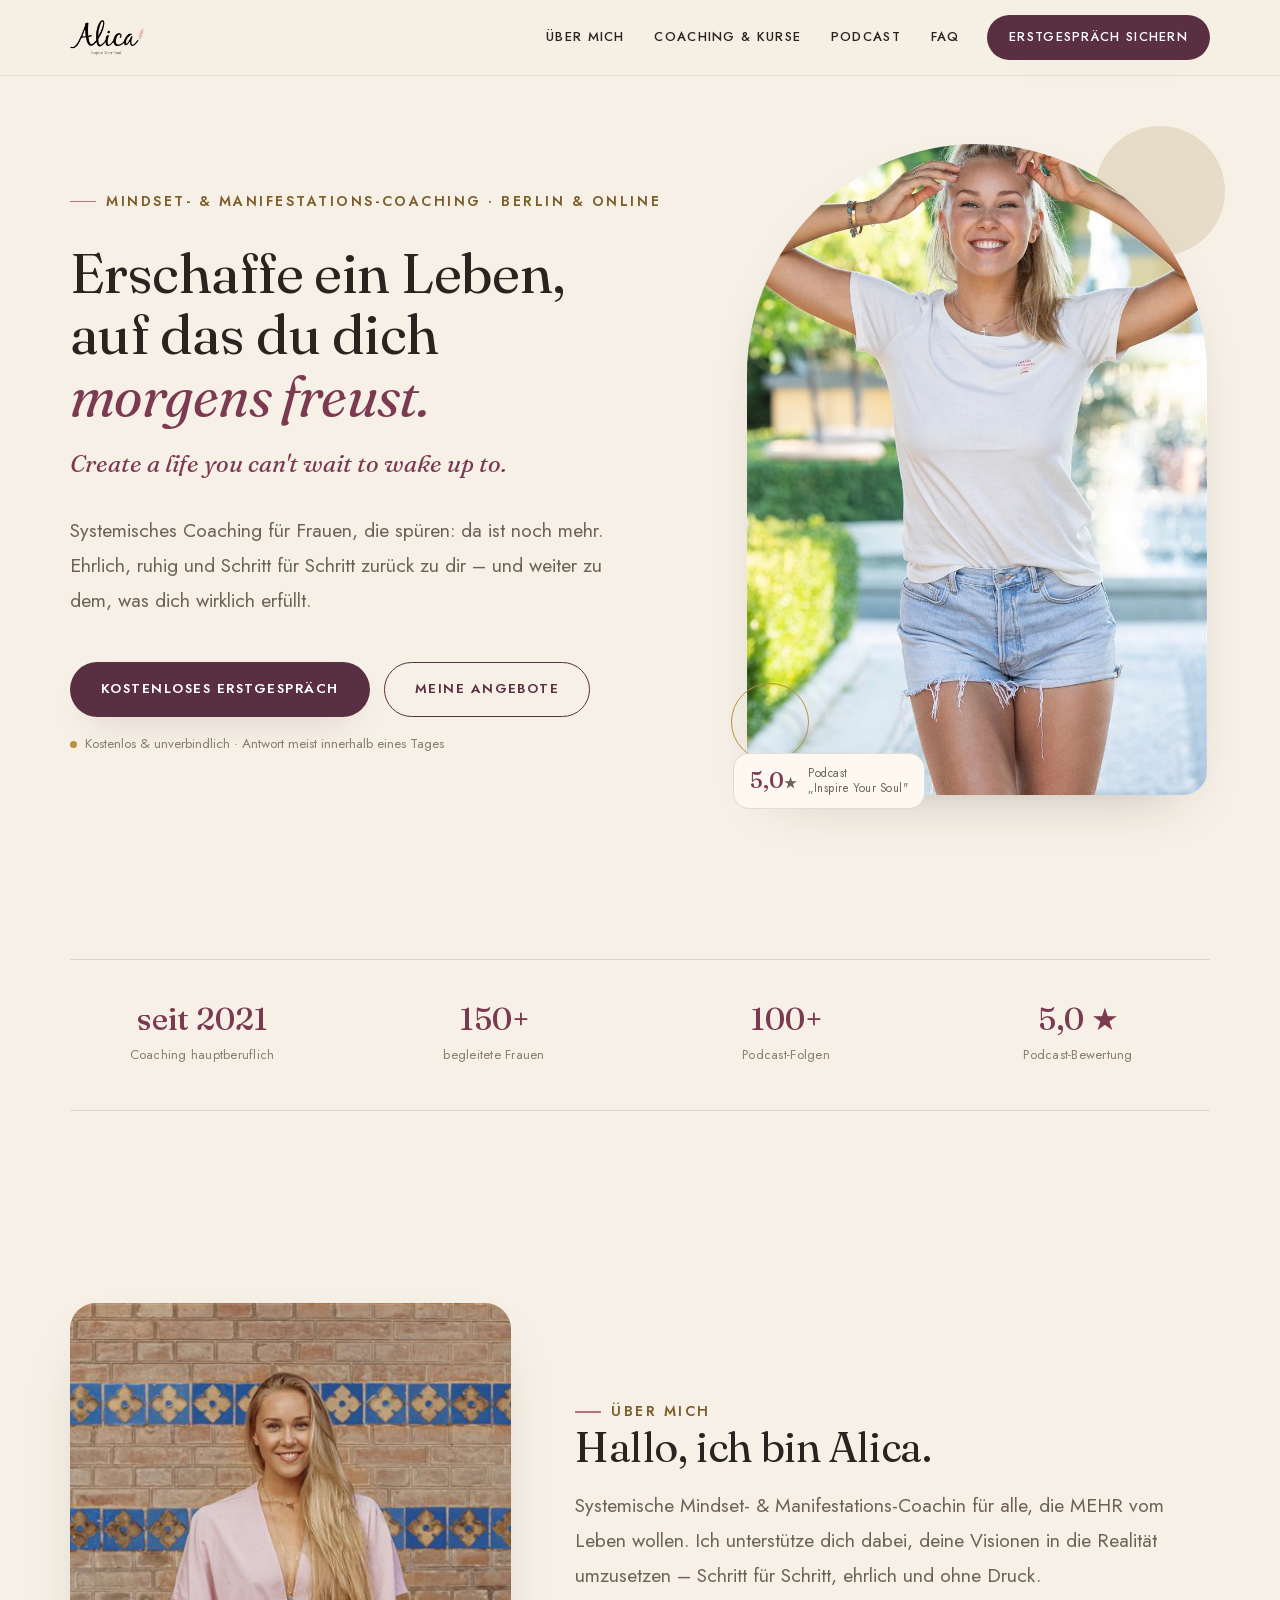
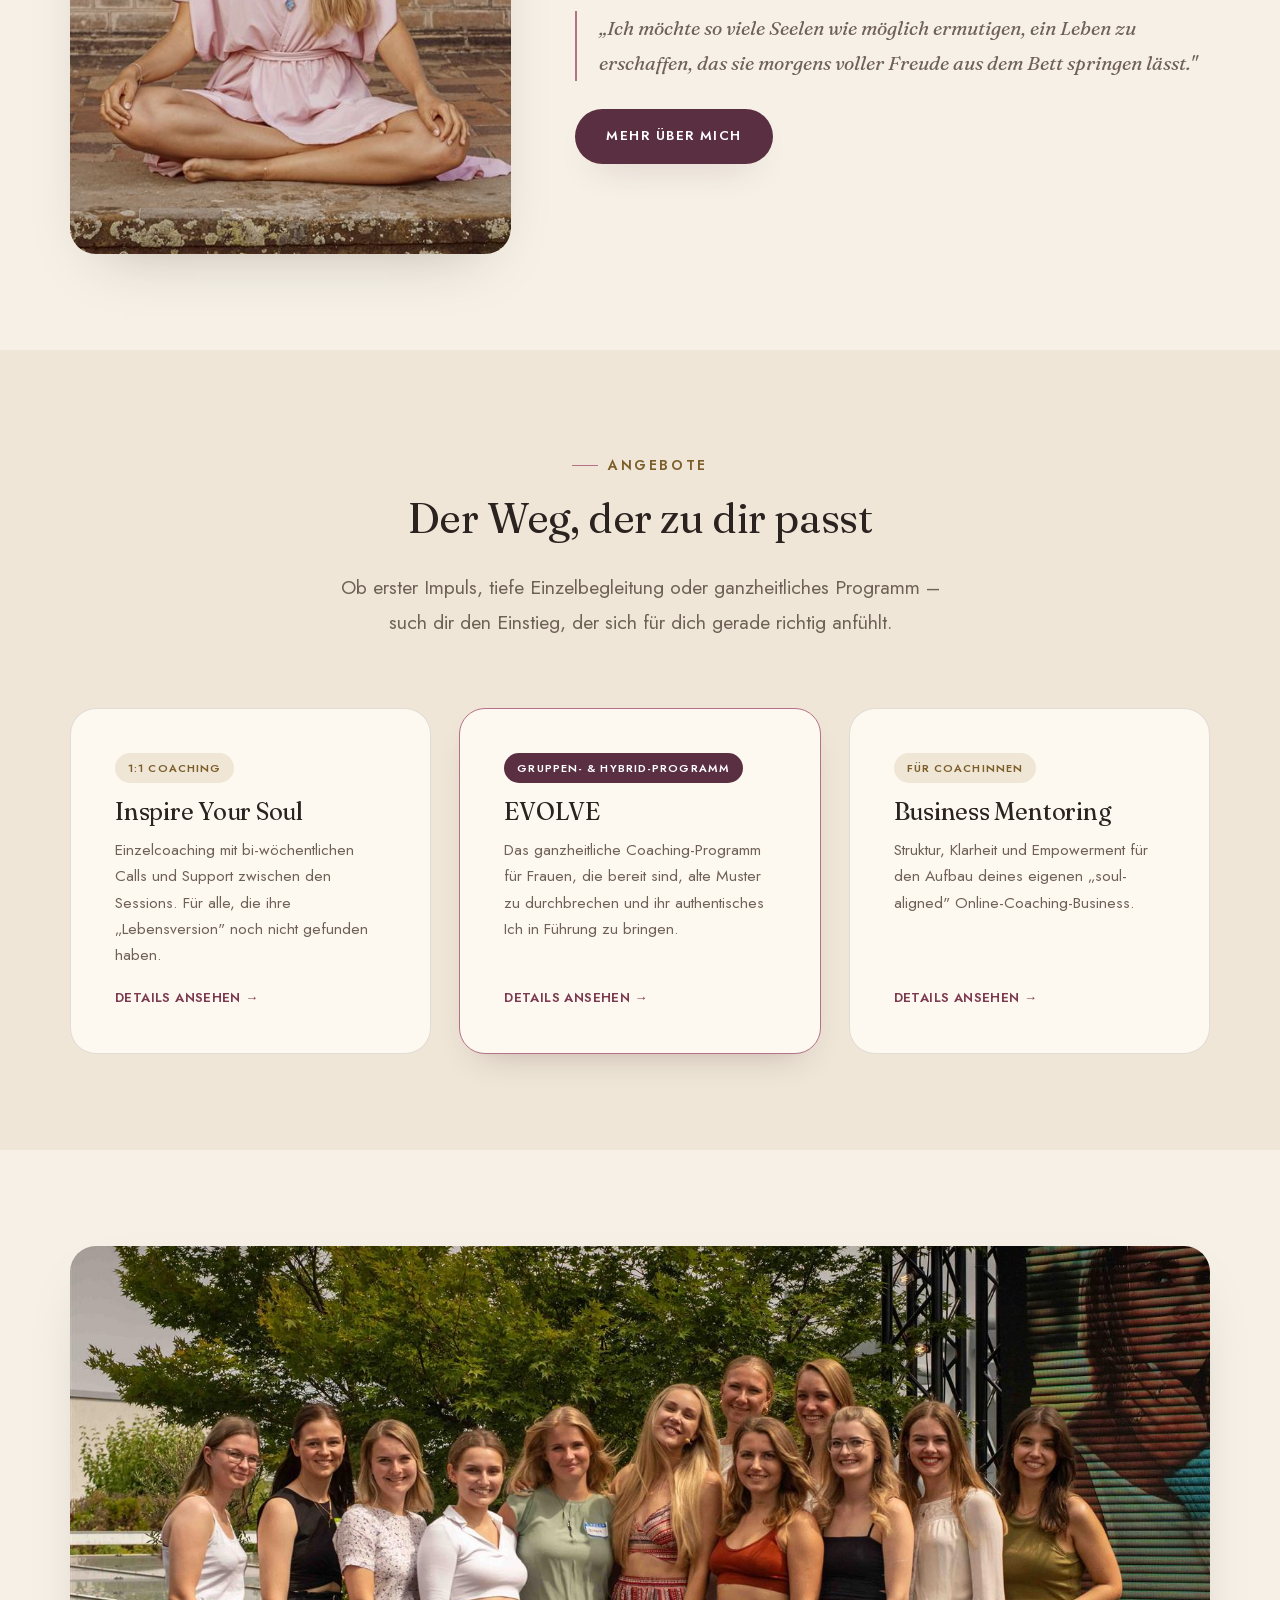
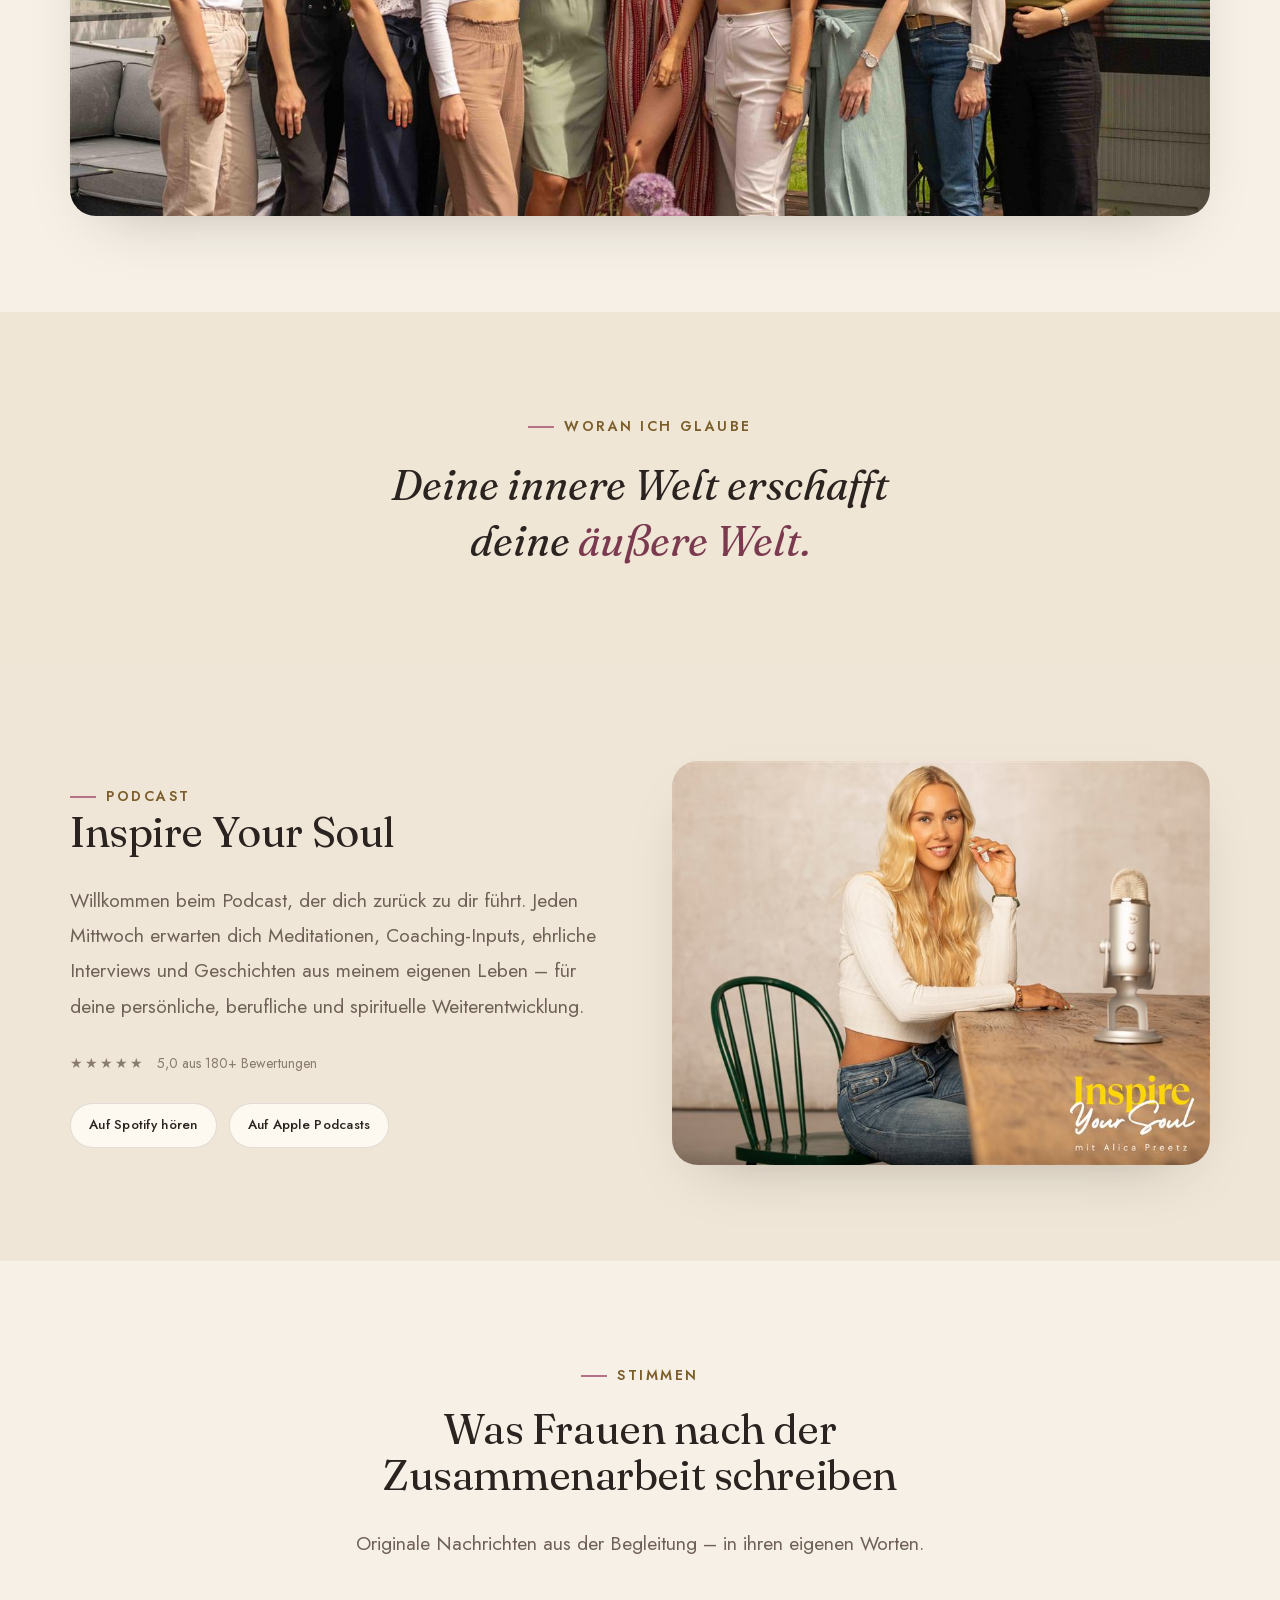
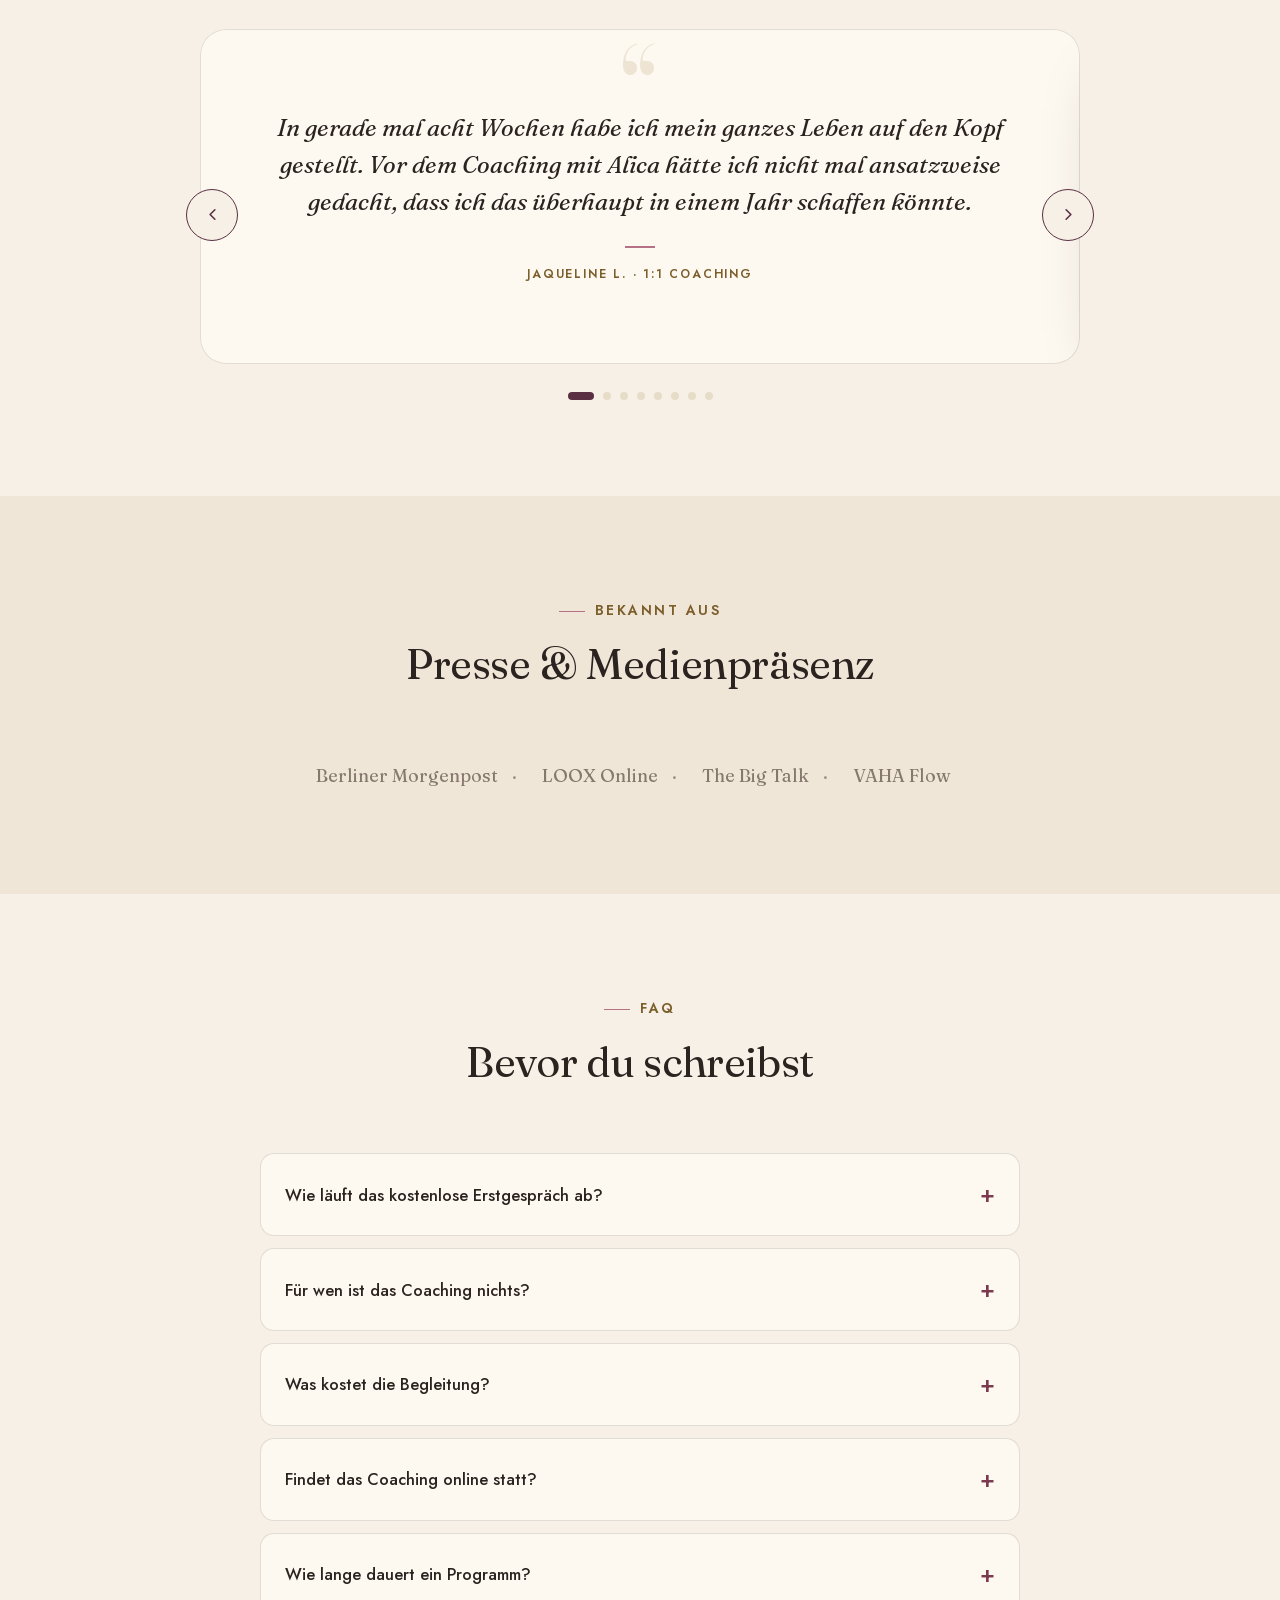
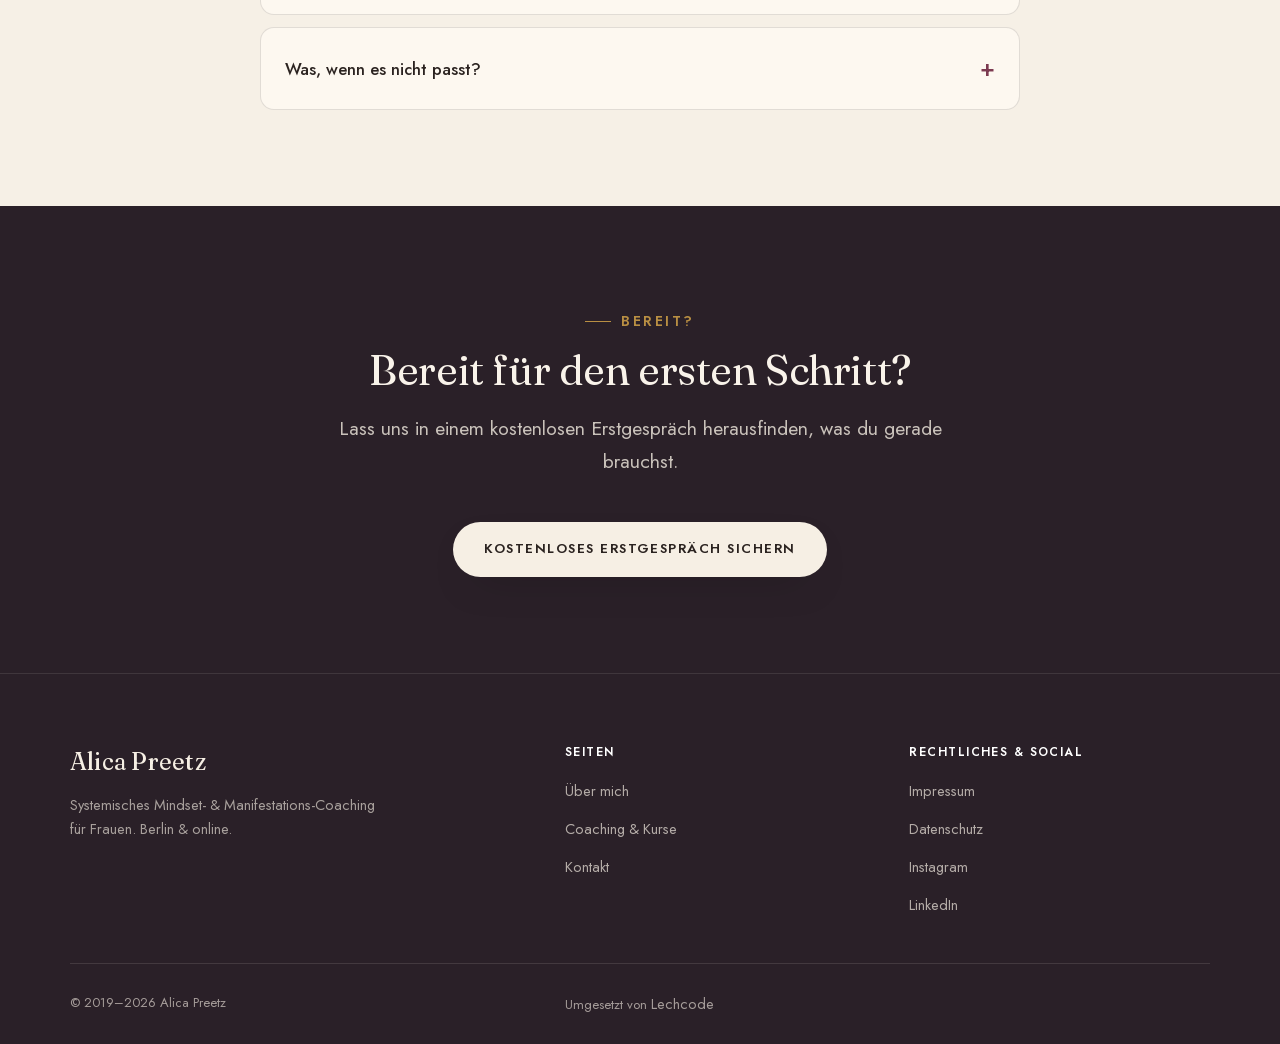
<file: index.html>
<!DOCTYPE html>
<!--
  ╔════════════════════════════════════════════════════════════════════╗
  ║  ALICA PREETZ · Systemisches Mindset- & Manifestations-Coaching     ║
  ║  Redesign „Sanfte Autorität" · gebaut von Lechcode · Single-File    ║
  ╠════════════════════════════════════════════════════════════════════╣
  ║  MODUS: AUFTRAG — neues Design-System über bestehende Inhalte:      ║
  ║   • Palette Elfenbein/Pflaume/Altgold/Rosé (edel, warm, feminin)    ║
  ║   • Fraunces (Display-Serif) + Jost (UI-Sans), lokal, DSGVO-konform ║
  ║   • Split-Hero mit echtem Porträt · Kundenfotos (Rechte s. OFFENE)  ║
  ║   • Formular = Web3Forms (Access-Key folgt vom Kunden)              ║
  ║   • noindex bleibt bis Impressum+Datenschutz vom Kunden freigegeben ║
  ║  TOKEN-SYNC: :root-Block identisch in allen Seiten pflegen!         ║
  ║  Pflege-Stellen: Suche nach "HIER:"                                 ║
  ╚════════════════════════════════════════════════════════════════════╝
-->
<html lang="de">
<head>
<meta charset="UTF-8" />
<meta name="viewport" content="width=device-width, initial-scale=1.0" />
<script>document.documentElement.classList.add('js');if(location.search.indexOf('foto')>-1)document.documentElement.classList.add('foto');</script>
<!-- ENTFERNEN sobald Impressum+Datenschutz vom Kunden freigegeben -->
<meta name="robots" content="noindex, nofollow" />
<title>Mindset &amp; Manifestation Coaching für Frauen | Alica Preetz</title>
<meta name="description" content="Systemisches Mindset- &amp; Manifestations-Coaching für Frauen aus Berlin. Mit Alica Preetz findest du zurück zu dir – Erstgespräch kostenlos &amp; unverbindlich." />
<meta property="og:title" content="Alica Preetz · Mindset &amp; Manifestation Coaching für Frauen" />
<meta property="og:description" content="Create a life you can't wait to wake up to. Systemisches Coaching für Frauen, die spüren: da ist noch mehr." />
<meta property="og:type" content="website" />
<meta property="og:locale" content="de_DE" />
<!-- HIER: bei Go-Live auf echte Domain umstellen -->
<meta property="og:url" content="https://lechcode.github.io/alica-preetz-vorschau/" />
<meta property="og:image" content="https://lechcode.github.io/alica-preetz-vorschau/assets/og-card.jpg" />
<meta property="og:image:width" content="1200" />
<meta property="og:image:height" content="630" />
<meta name="theme-color" content="#f6f0e6" />
<link rel="icon" href="data:image/svg+xml,%3Csvg xmlns='http://www.w3.org/2000/svg' viewBox='0 0 64 64'%3E%3Crect width='64' height='64' rx='16' fill='%23f6f0e6'/%3E%3Ctext x='32' y='44' font-family='Georgia,serif' font-size='34' font-style='italic' text-anchor='middle' fill='%237c3a50'%3EA%3C/text%3E%3C/svg%3E" />
<!-- Schriften lokal (DSGVO: keine Verbindung zu Google-Servern) -->
<link rel="preload" href="assets/fonts/fraunces-400-latin.woff2" as="font" type="font/woff2" crossorigin>
<link rel="preload" href="assets/fonts/jost-400-latin.woff2" as="font" type="font/woff2" crossorigin>
<link rel="preload" as="image" imagesrcset="assets/portrait-800.jpg 800w, assets/portrait-1600.jpg 1600w" imagesizes="(max-width:900px) 92vw, 460px" fetchpriority="high">
<link rel="stylesheet" href="assets/fonts.css">
<script type="application/ld+json">
{
  "@context": "https://schema.org",
  "@type": "ProfessionalService",
  "name": "Alica Preetz Coaching",
  "url": "https://alica-preetz.de/",
  "image": "https://lechcode.github.io/alica-preetz-vorschau/assets/portrait-1600.jpg",
  "priceRange": "€€",
  "areaServed": "DE",
  "address": {"@type":"PostalAddress","addressLocality":"Berlin","addressCountry":"DE"},
  "sameAs": ["https://www.instagram.com/alicapreetz/","https://www.linkedin.com/in/alica-preetz/"]
}
</script>
<style>
/* ═══ 1 · TOKENS — „Sanfte Autorität": Elfenbein/Pflaume/Altgold/Rosé (identisch auf allen Seiten) ═══ */
:root{
  --paper:#f6f0e6; --paper-2:#efe6d7; --card:#fdf8f0; --card-2:#f3ead6; --sand:#e7dcc8; --sand-soft:#efe6d5;
  --ink:#2b2320; --ink-soft:#6f6157; --ink-faint:#8a7c6e;
  --clay:#b57286; --clay-text:#7c3a50; --clay-btn:#5a2f42; --clay-btn-hover:#452232;
  --rose:#b57286; --rose-text:#7c3a50; --rose-btn:#5a2f42; --rose-btn-hover:#452232;
  --gold:#b98f43; --gold-deep:#7c5e2b;
  --night:#2a2028;
  --line:rgba(43,35,32,.13); --line-soft:rgba(43,35,32,.07);
  --serif:"Fraunces","Fraunces Fallback",Georgia,serif;
  --sans:"Jost","Jost Fallback",Arial,-apple-system,sans-serif;

  --step--1:clamp(13px,.3vw + 12.2px,14px);
  --step-0:clamp(16px,.35vw + 15.2px,17px);
  --step-1:clamp(18px,.5vw + 16.6px,19.5px);
  --step-2:clamp(21px,.9vw + 18.6px,24px);
  --step-3:clamp(24px,1.6vw + 19px,31px);
  --step-4:clamp(29px,2.8vw + 21px,42px);
  --step-5:clamp(34px,4.6vw + 20px,56px);
  --lh-body:1.7; --lh-relaxed:1.8; --lh-snug:1.1;
  --space-1:clamp(8px,1vw,12px); --space-2:clamp(14px,1.6vw,18px); --space-3:clamp(20px,2.4vw,28px);
  --space-4:clamp(30px,3.8vw,44px); --space-5:clamp(44px,5.6vw,68px); --space-6:clamp(58px,7.5vw,100px);
  --radius:14px; --radius-lg:26px; --radius-pill:999px; --nav-h:76px;
  --shadow-soft:0 16px 36px -22px rgba(90,47,66,.42);
  --shadow-card:0 24px 60px -34px rgba(43,35,32,.34);
  --ease:cubic-bezier(.22,.61,.36,1); --focus:0 0 0 3px rgba(90,47,66,.42);
}
*{margin:0;padding:0;box-sizing:border-box;}
html{scroll-behavior:smooth;scroll-padding-top:calc(var(--nav-h) + 14px);}
@media (prefers-reduced-motion: reduce){html{scroll-behavior:auto;}}
body{background:var(--paper);color:var(--ink);font-family:var(--sans);font-size:var(--step-0);line-height:var(--lh-body);-webkit-font-smoothing:antialiased;overflow-x:clip;}
h1,h2,h3{font-family:var(--serif);font-optical-sizing:auto;font-weight:400;line-height:var(--lh-snug);letter-spacing:-.01em;color:var(--ink);text-wrap:balance;}
p{max-width:64ch;}
a{color:var(--clay-text);text-decoration:none;}
a:hover{text-decoration:underline;text-underline-offset:3px;}
img,svg,picture{display:block;max-width:100%;}
::selection{background:rgba(190,110,82,.24);}
:focus-visible{outline:none;box-shadow:var(--focus);border-radius:6px;}
.wrap{width:min(1140px,92vw);margin-inline:auto;}
section{padding:var(--space-6) 0;position:relative;}
.alt{background:var(--paper-2);}
.sec-head{max-width:60ch;margin-bottom:var(--space-5);}
.sec-head.center{margin-inline:auto;text-align:center;}
.sec-head.center .eyebrow{justify-content:center;}
.sec-head h2{font-size:var(--step-4);margin-top:var(--space-2);}
.sec-head p{font-size:var(--step-1);line-height:var(--lh-relaxed);color:var(--ink-soft);margin-top:var(--space-3);}
.eyebrow{font-family:var(--sans);font-weight:600;font-size:var(--step--1);letter-spacing:.18em;text-transform:uppercase;color:var(--gold-deep);display:inline-flex;align-items:center;gap:10px;}
.eyebrow::before{content:"";width:26px;height:1.5px;background:var(--clay);flex:none;}
.skip{position:absolute;left:-9999px;top:0;background:var(--night);color:var(--paper);padding:12px 20px;border-radius:0 0 12px 0;z-index:200;font-weight:600;}
.skip:focus{left:0;}

/* Buttons */
.btn{display:inline-flex;align-items:center;justify-content:center;gap:9px;padding:15px 30px;border-radius:var(--radius-pill);font-family:var(--sans);font-weight:600;font-size:13.5px;letter-spacing:.11em;text-transform:uppercase;transition:transform .25s var(--ease),background .25s var(--ease),color .25s var(--ease);border:1.5px solid transparent;cursor:pointer;}
.btn:hover{text-decoration:none;}
.btn-primary{background:var(--clay-btn);color:#fff;box-shadow:var(--shadow-soft);}
.btn-primary:hover{background:var(--clay-btn-hover);transform:translateY(-2px);}
.btn-ghost{border-color:var(--clay-btn);color:var(--clay-btn);background:transparent;}
.btn-ghost:hover{background:var(--clay-btn);color:#fff;transform:translateY(-2px);}

/* ═══ 2 · NAV ═══ */
.nav{position:fixed;inset:0 0 auto 0;height:var(--nav-h);z-index:100;display:flex;align-items:center;background:rgba(246,239,228,.9);backdrop-filter:blur(12px);-webkit-backdrop-filter:blur(12px);border-bottom:1px solid var(--line-soft);}
.nav .wrap{display:flex;align-items:center;gap:var(--space-3);}
.brand{display:flex;align-items:center;color:var(--ink);}
.brand:hover{text-decoration:none;}
.brand img{height:38px;width:auto;display:block;}
.nav-links{display:flex;gap:clamp(16px,2vw,32px);margin-left:auto;align-items:center;}
.nav-links a{font-family:var(--sans);color:var(--ink);font-weight:500;font-size:13px;letter-spacing:.1em;text-transform:uppercase;padding:8px 2px;}
.nav-links a:hover{color:var(--clay-text);text-decoration:none;}
.nav-cta{background:var(--clay-btn);color:#fff !important;padding:11px 22px !important;border-radius:var(--radius-pill);font-weight:600;box-shadow:var(--shadow-soft);}
.nav-cta:hover{background:var(--clay-btn-hover);}
.burger{display:none;margin-left:auto;background:none;border:1px solid var(--line);border-radius:12px;width:46px;height:46px;cursor:pointer;align-items:center;justify-content:center;flex-direction:column;gap:5px;}
.burger span{width:20px;height:2px;background:var(--ink);border-radius:2px;}
@media (max-width:900px){
  .nav-links{display:none;position:fixed;inset:0;background:var(--paper);flex-direction:column;justify-content:center;align-items:center;gap:26px;}
  .nav-links a{font-size:19px;}
  .menu-open .nav-links{display:flex;}
  .burger{display:flex;z-index:110;}
}

/* ═══ 3 · HERO — Split: Text + hohes Porträt ═══ */
.hero{padding-top:calc(var(--nav-h) + var(--space-5));padding-bottom:var(--space-5);}
.hero .wrap{display:grid;grid-template-columns:1.02fr .78fr;gap:clamp(28px,5vw,72px);align-items:center;}
.hero h1{font-size:var(--step-5);margin-top:var(--space-3);}
.hero h1 em{font-style:italic;color:var(--clay-text);}
.hero .signature{font-family:var(--serif);font-style:italic;font-size:var(--step-2);color:var(--clay-text);margin-top:var(--space-2);letter-spacing:0;}
.hero .lead{color:var(--ink-soft);font-size:var(--step-1);line-height:var(--lh-relaxed);margin-top:var(--space-3);max-width:46ch;}
.hero-cta{display:flex;gap:14px;flex-wrap:wrap;margin-top:var(--space-4);align-items:center;}
.hero-note{font-size:13.5px;color:var(--ink-faint);margin-top:16px;display:flex;align-items:center;gap:8px;}
.hero-note::before{content:"";width:7px;height:7px;border-radius:50%;background:var(--gold);flex:none;}
.hero-figure{position:relative;justify-self:center;width:100%;max-width:460px;}
.hero-figure .disc{position:absolute;right:-18px;top:-18px;width:130px;height:130px;border-radius:50%;background:var(--sand);z-index:0;}
.hero-figure .ring{position:absolute;left:-16px;bottom:34px;width:78px;height:78px;border-radius:50%;border:1.5px solid var(--gold);z-index:3;}
.hero-figure figure{position:relative;z-index:2;border-radius:230px 230px 24px 24px;overflow:hidden;aspect-ratio:41/58;box-shadow:var(--shadow-card);}
.hero-figure img{width:100%;height:100%;object-fit:cover;object-position:50% 32%;}
.hero-badge{position:absolute;z-index:4;left:-14px;bottom:-14px;background:var(--card);border:1px solid var(--line);border-radius:16px;padding:12px 16px;box-shadow:var(--shadow-card);display:flex;align-items:center;gap:11px;}
.hero-badge b{font-family:var(--serif);font-size:22px;color:var(--clay-text);line-height:1;}
.hero-badge span{font-family:var(--sans);font-size:11.5px;letter-spacing:.04em;color:var(--ink-soft);line-height:1.3;}
@media (max-width:850px){
  .hero .wrap{grid-template-columns:1fr;gap:var(--space-4);}
  .hero-figure{order:-1;max-width:340px;}
  .hero h1{margin-top:var(--space-2);}
}

/* ═══ 4 · VERTRAUENSLEISTE ═══ */
.facts .wrap{display:grid;grid-template-columns:repeat(4,1fr);gap:var(--space-3);text-align:center;border-top:1px solid var(--line);border-bottom:1px solid var(--line);padding:var(--space-4) 0;}
.facts b{display:block;font-family:var(--serif);font-weight:500;font-size:var(--step-3);color:var(--clay-text);line-height:1;}
.facts span{display:block;font-size:13px;color:var(--ink-faint);margin-top:9px;letter-spacing:.02em;}
@media (max-width:700px){.facts .wrap{grid-template-columns:repeat(2,1fr);gap:var(--space-4) var(--space-3);}}

/* ═══ 5 · ÜBER-MICH-TEASER ═══ */
.about .wrap{display:grid;grid-template-columns:.82fr 1.18fr;gap:clamp(28px,5vw,68px);align-items:center;}
.about figure{position:relative;border-radius:var(--radius-lg);overflow:hidden;box-shadow:var(--shadow-card);aspect-ratio:4/5;}
.about figure::after{content:"";position:absolute;left:-16px;bottom:-16px;width:96px;height:96px;border-radius:50%;border:1.5px solid var(--gold);z-index:-1;}
.about img{width:100%;height:100%;object-fit:cover;object-position:50% 32%;}
.about h2{font-size:var(--step-4);}
.about p{color:var(--ink-soft);font-size:var(--step-1);line-height:var(--lh-relaxed);margin-top:var(--space-2);}
.quote{font-family:var(--serif);font-style:italic;font-weight:400;font-size:var(--step-2);color:var(--clay-text);margin-top:var(--space-3);line-height:1.5;border-left:2px solid var(--clay);padding-left:22px;}
@media (max-width:850px){.about .wrap{grid-template-columns:1fr;}.about figure{max-width:400px;margin-inline:auto;}}

/* ═══ 6 · ANGEBOTE ═══ */
.offers-grid{display:grid;grid-template-columns:repeat(3,1fr);gap:var(--space-3);align-items:stretch;}
.offer-card{background:var(--card);border:1px solid var(--line);border-radius:var(--radius-lg);padding:var(--space-4);display:flex;flex-direction:column;transition:transform .3s var(--ease),box-shadow .3s var(--ease);}
.offer-card:hover{transform:translateY(-6px);box-shadow:var(--shadow-card);}
.offer-card.featured{border-color:var(--clay);box-shadow:var(--shadow-soft);}
.offer-card .tag{display:inline-flex;align-self:flex-start;align-items:center;gap:7px;font-family:var(--sans);font-size:11px;font-weight:600;letter-spacing:.1em;text-transform:uppercase;color:var(--gold-deep);background:var(--sand-soft);padding:6px 13px;border-radius:var(--radius-pill);margin-bottom:16px;}
.offer-card.featured .tag{color:#fff;background:var(--clay-btn);}
.offer-card h3{font-size:var(--step-2);}
.offer-card p{color:var(--ink-soft);font-size:15.5px;margin-top:11px;flex:1;}
.offer-card a.more{display:inline-block;margin-top:18px;font-weight:600;font-family:var(--sans);font-size:13px;letter-spacing:.03em;text-transform:uppercase;}
@media (max-width:900px){.offers-grid{grid-template-columns:1fr;}}

/* ═══ 6b · PHILOSOPHIE-BAND ═══ */
.belief{background:var(--sand-soft);text-align:center;}
.belief .wrap{max-width:900px;}
.belief .eyebrow{justify-content:center;margin-bottom:var(--space-2);}
.belief p{font-family:var(--serif);font-style:italic;font-weight:400;font-size:var(--step-4);line-height:1.34;color:var(--ink);max-width:20ch;margin-inline:auto;}
.belief p b{font-style:italic;font-weight:400;color:var(--clay-text);}

/* ═══ 6c · COMMUNITY-BAND (Rooftop) ═══ */
.community figure{border-radius:var(--radius-lg);overflow:hidden;box-shadow:var(--shadow-card);aspect-ratio:16/8;}
.community img{width:100%;height:100%;object-fit:cover;object-position:50% 36%;}
.community figcaption{text-align:center;color:var(--ink-soft);font-size:15px;margin-top:var(--space-2);}
.community figcaption b{font-family:var(--serif);font-style:italic;font-weight:400;color:var(--clay-text);}

/* ═══ 7 · PODCAST ═══ */
.podcast .wrap{display:grid;grid-template-columns:1fr 1fr;gap:clamp(28px,5vw,64px);align-items:center;}
.podcast h2{font-size:var(--step-4);}
.podcast p{color:var(--ink-soft);font-size:var(--step-1);line-height:var(--lh-relaxed);margin-top:var(--space-3);}
.podcast .rating{display:flex;align-items:center;gap:12px;margin-top:var(--space-3);}
.podcast .stars{color:var(--gold);font-size:18px;letter-spacing:2px;}
.podcast .rating span{font-size:14px;color:var(--ink-faint);}
.pod-links{display:flex;gap:12px;flex-wrap:wrap;margin-top:var(--space-3);}
.pod-links a{display:inline-flex;align-items:center;gap:8px;background:var(--card);border:1px solid var(--line);border-radius:var(--radius-pill);padding:10px 18px;font-family:var(--sans);font-weight:500;font-size:13.5px;color:var(--ink);letter-spacing:.02em;}
.pod-links a:hover{border-color:var(--clay);color:var(--clay-text);text-decoration:none;}
.podcast figure{aspect-ratio:4/3;border-radius:var(--radius-lg);overflow:hidden;box-shadow:var(--shadow-card);}
.podcast img{width:100%;height:100%;object-fit:cover;object-position:50% 30%;}
@media (max-width:850px){.podcast .wrap{grid-template-columns:1fr;}.podcast figure{order:-1;}}

/* ═══ 8 · STIMMEN-SLIDER ═══ */
.tst{position:relative;max-width:880px;margin-inline:auto;}
.tst-viewport{overflow:hidden;border-radius:var(--radius-lg);}
.tst-track{display:flex;align-items:stretch;transition:transform .6s var(--ease);will-change:transform;}
.tst-track.no-anim{transition:none;}
.tst-slide{min-width:100%;display:flex;}
.tst-card{width:100%;background:var(--card);border:1px solid var(--line);border-radius:var(--radius-lg);padding:clamp(34px,5vw,60px) clamp(24px,5vw,64px);box-shadow:var(--shadow-card);display:flex;flex-direction:column;justify-content:center;text-align:center;position:relative;min-height:280px;overflow:hidden;}
.tst-card::before{content:"\201C";position:absolute;top:2px;left:50%;transform:translateX(-50%);font-family:var(--serif);font-size:130px;line-height:1;color:var(--sand);opacity:.7;pointer-events:none;}
.tst-quote{position:relative;font-family:var(--serif);font-style:italic;font-weight:400;font-size:var(--step-2);line-height:1.55;color:var(--ink);max-width:48ch;margin-inline:auto;}
.tst-cite{margin-top:26px;font-family:var(--sans);font-weight:600;font-size:12px;letter-spacing:.15em;text-transform:uppercase;color:var(--gold-deep);}
.tst-cite::before{content:"";display:block;width:30px;height:1.5px;background:var(--clay);margin:0 auto 16px;}
.tst-arrow{position:absolute;top:50%;transform:translateY(-50%);width:52px;height:52px;border-radius:50%;background:var(--paper);border:1.5px solid var(--clay-btn);color:var(--clay-btn);display:flex;align-items:center;justify-content:center;cursor:pointer;z-index:3;transition:background .25s var(--ease),color .25s var(--ease);}
.tst-arrow:hover{background:var(--clay-btn);color:#fff;}
.tst-arrow svg{width:19px;height:19px;}
.tst-prev{left:-14px;} .tst-next{right:-14px;}
.tst-dots{display:flex;gap:9px;justify-content:center;align-items:center;margin-top:28px;}
.tst-dot{width:8px;height:8px;padding:0;border:none;border-radius:50%;background:var(--sand);cursor:pointer;transition:background .3s var(--ease),width .3s var(--ease);}
.tst-dot[aria-current="true"]{background:var(--clay-btn);width:26px;border-radius:5px;}
.tst-live{position:absolute;width:1px;height:1px;overflow:hidden;clip:rect(0,0,0,0);}
@media (min-width:821px){.tst-controls{display:contents;}}
@media (max-width:820px){
  .tst-arrow{position:static;transform:none;width:46px;height:46px;}
  .tst-controls{display:flex;align-items:center;justify-content:center;gap:18px;margin-top:24px;}
  .tst-dots{margin-top:0;}
}
@media (max-width:560px){.tst-card::before{font-size:96px;}}

/* ═══ 9 · PRESSE ═══ */
.press .wrap{text-align:center;}
.press-list{display:flex;flex-wrap:wrap;justify-content:center;gap:14px;margin-top:var(--space-3);}
.press-list span{font-family:var(--serif);font-size:18px;color:var(--ink-soft);opacity:.82;padding:6px 6px;}
.press-list span::after{content:"·";margin-left:14px;color:var(--ink-faint);}
.press-list span:last-child::after{content:"";}

/* ═══ 10 · FAQ ═══ */
.faq-list{max-width:760px;margin-inline:auto;display:flex;flex-direction:column;gap:12px;}
details{background:var(--card);border:1px solid var(--line);border-radius:var(--radius);padding:20px 24px;}
summary{cursor:pointer;font-weight:500;font-family:var(--sans);font-size:16.5px;list-style:none;display:flex;justify-content:space-between;align-items:center;gap:16px;color:var(--ink);}
summary::-webkit-details-marker{display:none;}
summary::after{content:"+";font-family:var(--sans);font-size:24px;color:var(--clay-text);flex:none;transition:transform .25s var(--ease);}
details[open] summary::after{transform:rotate(45deg);}
details p{margin-top:14px;color:var(--ink-soft);line-height:var(--lh-relaxed);}

/* ═══ 11 · KONTAKT-CTA ═══ */
.cta-band{background:var(--night);color:#f6efe4;text-align:center;}
.cta-band .eyebrow{color:var(--gold);justify-content:center;}
.cta-band .eyebrow::before{background:var(--gold);}
.cta-band h2{color:#f9f3ea;font-size:var(--step-4);margin-top:14px;}
.cta-band p{color:rgba(246,239,228,.78);margin:var(--space-2) auto 0;font-size:var(--step-1);max-width:52ch;}
.cta-band .btn{margin-top:var(--space-4);}
.cta-band .btn-primary{background:#f6efe4;color:var(--ink);box-shadow:0 16px 40px -24px rgba(0,0,0,.6);}
.cta-band .btn-primary:hover{background:#fff;transform:translateY(-2px);}

/* ═══ 12 · FOOTER ═══ */
.site-footer{background:var(--night);color:rgba(246,239,228,.68);padding:var(--space-5) 0 var(--space-3);border-top:1px solid rgba(246,239,228,.1);}
.site-footer .wrap{display:grid;grid-template-columns:1.5fr 1fr 1fr;gap:var(--space-4);}
.site-footer .f-brand{font-family:var(--serif);font-size:24px;color:#f6efe4;letter-spacing:.01em;}
.site-footer p{margin-top:10px;max-width:34ch;color:rgba(246,239,228,.62);font-size:14.5px;}
.site-footer h4{color:#fff;font-family:var(--sans);font-weight:600;font-size:12px;letter-spacing:.12em;text-transform:uppercase;margin-bottom:14px;}
.site-footer ul{list-style:none;display:flex;flex-direction:column;gap:9px;}
.site-footer a{color:rgba(246,239,228,.68);font-size:14.5px;}
.site-footer a:hover{color:var(--gold);}
.foot-bottom{border-top:1px solid rgba(246,239,228,.12);margin-top:var(--space-4);padding-top:var(--space-3);display:flex;justify-content:space-between;flex-wrap:wrap;gap:10px;font-size:13px;color:rgba(246,239,228,.6);}
.foot-bottom a{color:rgba(246,239,228,.6);}
@media (max-width:700px){.site-footer .wrap{grid-template-columns:1fr;gap:var(--space-3);}}

/* ═══ 13 · REVEAL / MOTION ═══ */
.js .reveal{opacity:0;transform:translateY(18px);transition:opacity .6s var(--ease),transform .6s var(--ease);}
.js .reveal.in{opacity:1;transform:none;}
.foto .reveal{opacity:1 !important;transform:none !important;}
@media (prefers-reduced-motion: reduce){.reveal{opacity:1 !important;transform:none !important;transition:none !important;}}
</style>
</head>
<body>
<a class="skip" href="#main">Zum Inhalt springen</a>

<nav class="nav" id="nav">
  <div class="wrap">
    <a class="brand" href="index.html"><img src="assets/logo.png?v=2" alt="Alica Preetz — Inspire Your Soul" width="320" height="165"></a>
    <div class="nav-links" id="navLinks">
      <a href="ueber-mich.html">Über mich</a>
      <a href="coaching.html">Coaching &amp; Kurse</a>
      <a href="index.html#podcast">Podcast</a>
      <a href="index.html#faq">FAQ</a>
      <a href="kontakt.html" class="nav-cta">Erstgespräch sichern</a>
    </div>
    <button class="burger" id="burger" aria-expanded="false" aria-controls="navLinks" aria-label="Menü öffnen">
      <span></span><span></span><span></span>
    </button>
  </div>
</nav>

<main id="main">

  <section class="hero">
    <div class="wrap">
      <div class="hero-text">
        <span class="eyebrow">Mindset- &amp; Manifestations-Coaching · Berlin &amp; online</span>
        <h1>Erschaffe ein Leben, auf das du dich <em>morgens freust.</em></h1>
        <p class="signature">Create a life you can't wait to wake up to.</p>
        <p class="lead">Systemisches Coaching für Frauen, die spüren: da ist noch mehr. Ehrlich, ruhig und Schritt für Schritt zurück zu dir – und weiter zu dem, was dich wirklich erfüllt.</p>
        <div class="hero-cta">
          <a class="btn btn-primary" href="kontakt.html">Kostenloses Erstgespräch</a>
          <a class="btn btn-ghost" href="coaching.html">Meine Angebote</a>
        </div>
        <p class="hero-note">Kostenlos &amp; unverbindlich · Antwort meist innerhalb eines Tages</p>
      </div>
      <div class="hero-figure">
        <span class="disc" aria-hidden="true"></span>
        <span class="ring" aria-hidden="true"></span>
        <figure>
          <img src="assets/portrait-800.jpg" srcset="assets/portrait-400.jpg 400w, assets/portrait-800.jpg 800w, assets/portrait-1600.jpg 1600w" sizes="(max-width:850px) 84vw, 460px" alt="Alica Preetz, Mindset- und Manifestations-Coachin, lachend im sonnigen Garten" width="800" height="1266" fetchpriority="high" decoding="async">
        </figure>
        <div class="hero-badge">
          <b>5,0<span style="font-size:14px">★</span></b>
          <span>Podcast<br>„Inspire Your Soul"</span>
        </div>
      </div>
    </div>
  </section>

  <section class="facts">
    <div class="wrap">
      <div><b>seit 2021</b><span>Coaching hauptberuflich</span></div>
      <div><b>150+</b><span>begleitete Frauen <!-- HIER: Zahl vom Kunden bestätigen (Recherche: 150+ seit 2021, OFFENE-FRAGEN #14) --></span></div>
      <div><b>100+</b><span>Podcast-Folgen</span></div>
      <div><b>5,0&nbsp;★</b><span>Podcast-Bewertung <!-- HIER: Quelle Rephonic/Apple, 180+ Stimmen — vom Kunden bestätigen lassen --></span></div>
    </div>
  </section>

  <section class="about reveal">
    <div class="wrap">
      <figure>
        <img src="assets/hero-800.jpg" srcset="assets/hero-400.jpg 400w, assets/hero-800.jpg 800w, assets/hero-1200.jpg 1200w" sizes="(max-width:850px) 84vw, 40vw" alt="Alica Preetz sitzend in Meditation vor einer mediterranen Kachelwand" width="800" height="641" loading="lazy" decoding="async">
      </figure>
      <div>
        <span class="eyebrow">Über mich</span>
        <h2>Hallo, ich bin Alica.</h2>
        <p>Systemische Mindset- &amp; Manifestations-Coachin für alle, die MEHR vom Leben wollen. Ich unterstütze dich dabei, deine Visionen in die Realität umzusetzen – Schritt für Schritt, ehrlich und ohne Druck.</p>
        <p class="quote">„Ich möchte so viele Seelen wie möglich ermutigen, ein Leben zu erschaffen, das sie morgens voller Freude aus dem Bett springen lässt."</p>
        <a class="btn btn-primary" style="margin-top:28px" href="ueber-mich.html">Mehr über mich</a>
      </div>
    </div>
  </section>

  <section class="alt reveal" id="angebote">
    <div class="wrap">
      <div class="sec-head center">
        <span class="eyebrow">Angebote</span>
        <h2>Der Weg, der zu dir passt</h2>
        <p>Ob erster Impuls, tiefe Einzelbegleitung oder ganzheitliches Programm – such dir den Einstieg, der sich für dich gerade richtig anfühlt.</p>
      </div>
      <div class="offers-grid">
        <div class="offer-card">
          <span class="tag">1:1 Coaching</span>
          <h3>Inspire Your Soul</h3>
          <p>Einzelcoaching mit bi-wöchentlichen Calls und Support zwischen den Sessions. Für alle, die ihre „Lebensversion" noch nicht gefunden haben.</p>
          <a class="more" href="coaching.html#coaching">Details ansehen →</a>
        </div>
        <div class="offer-card featured">
          <span class="tag">Gruppen- &amp; Hybrid-Programm</span>
          <h3>EVOLVE</h3>
          <p>Das ganzheitliche Coaching-Programm für Frauen, die bereit sind, alte Muster zu durchbrechen und ihr authentisches Ich in Führung zu bringen.</p>
          <a class="more" href="coaching.html#evolve">Details ansehen →</a>
        </div>
        <div class="offer-card">
          <span class="tag">Für Coachinnen</span>
          <h3>Business Mentoring</h3>
          <p>Struktur, Klarheit und Empowerment für den Aufbau deines eigenen „soul-aligned" Online-Coaching-Business.</p>
          <a class="more" href="coaching.html#mentoring">Details ansehen →</a>
        </div>
      </div>
    </div>
  </section>

  <section class="community reveal">
    <div class="wrap">
      <figure>
        <img src="assets/rooftop-800.jpg" srcset="assets/rooftop-400.jpg 400w, assets/rooftop-800.jpg 800w, assets/rooftop-1600.jpg 1600w" sizes="(max-width:900px) 92vw, 1140px" alt="Alica Preetz mit Frauen ihrer Community bei einem Event in Berlin" width="1600" height="1096" loading="lazy" decoding="async">
        <figcaption>Du gehst den Weg nicht allein: <b>eine warme Gemeinschaft von Frauen</b>, die gemeinsam wachsen.</figcaption>
      </figure>
    </div>
  </section>

  <section class="belief reveal">
    <div class="wrap">
      <span class="eyebrow">Woran ich glaube</span>
      <p>Deine innere Welt erschafft deine <b>äußere Welt.</b></p>
    </div>
  </section>

  <section class="podcast alt reveal" id="podcast">
    <div class="wrap">
      <div>
        <span class="eyebrow">Podcast</span>
        <h2>Inspire Your Soul</h2>
        <p>Willkommen beim Podcast, der dich zurück zu dir führt. Jeden Mittwoch erwarten dich Meditationen, Coaching-Inputs, ehrliche Interviews und Geschichten aus meinem eigenen Leben – für deine persönliche, berufliche und spirituelle Weiterentwicklung.</p>
        <div class="rating">
          <span class="stars" aria-hidden="true">★★★★★</span>
          <span>5,0 aus 180+ Bewertungen <!-- HIER: Quelle Rephonic — vom Kunden bestätigen --></span>
        </div>
        <div class="pod-links">
          <a href="https://open.spotify.com/show/7uq3xogqAya5Xo2GjvMiGQ" rel="noopener">Auf Spotify hören</a>
          <a href="https://podcasts.apple.com/de/podcast/inspire-your-soul-mit-alica-preetz/id1737586889" rel="noopener">Auf Apple Podcasts</a>
        </div>
      </div>
      <figure>
        <img src="assets/podcast-800.jpg" srcset="assets/podcast-400.jpg 400w, assets/podcast-800.jpg 800w, assets/podcast-1200.jpg 1200w" sizes="(max-width:850px) 84vw, 46vw" alt="Alica Preetz am Podcast-Mikrofon, Cover „Inspire Your Soul mit Alica Preetz“" width="800" height="600" loading="lazy" decoding="async">
      </figure>
    </div>
  </section>

  <section class="reveal" id="stimmen" aria-roledescription="carousel" aria-label="Stimmen von Klientinnen">
    <div class="wrap">
      <div class="sec-head center">
        <span class="eyebrow">Stimmen</span>
        <h2>Was Frauen nach der Zusammenarbeit schreiben</h2>
        <p>Originale Nachrichten aus der Begleitung – in ihren eigenen Worten.</p>
      </div>
      <div class="tst" id="tst">
        <div class="tst-viewport">
          <ul class="tst-track" id="tstTrack">
            <li class="tst-slide"><figure class="tst-card">
              <blockquote class="tst-quote">In gerade mal acht Wochen habe ich mein ganzes Leben auf den Kopf gestellt. Vor dem Coaching mit Alica hätte ich nicht mal ansatzweise gedacht, dass ich das überhaupt in einem Jahr schaffen könnte.</blockquote>
              <figcaption class="tst-cite">Jaqueline L. · 1:1 Coaching</figcaption>
            </figure></li>
            <li class="tst-slide"><figure class="tst-card">
              <blockquote class="tst-quote">Ich bin so glücklich über die Ergebnisse des Coachings. Job, Familie, Partnerschaft, Freundschaften, Finanzen – alles blüht auf. Alles, was ich auf meinem Visionboard manifestiert habe, tritt tatsächlich in mein Leben. Danke, dass du mich auf meinem Weg begleitest.</blockquote>
              <figcaption class="tst-cite">Klientin · EVOLVE</figcaption>
            </figure></li>
            <li class="tst-slide"><figure class="tst-card">
              <blockquote class="tst-quote">Ich bin gerade einfach so glücklich – mit der Situation, wie sie ist. Die Veränderungen sind alle aus mir entstanden, aber du hast sie angestoßen. Du bist einfach Gold wert.</blockquote>
              <figcaption class="tst-cite">Klientin</figcaption>
            </figure></li>
            <li class="tst-slide"><figure class="tst-card">
              <blockquote class="tst-quote">So dankbar, dass mich mein Weg zu dir geführt hat – mit Abstand die wichtigste und richtigste Entscheidung meines Lebens, mich bei EVOLVE angemeldet zu haben. Danke, Alica.</blockquote>
              <figcaption class="tst-cite">Klientin · EVOLVE</figcaption>
            </figure></li>
            <li class="tst-slide"><figure class="tst-card">
              <blockquote class="tst-quote">Ich bin so froh, das Coaching bei dir zu machen – ich merke, wie ich in die Umsetzung meiner Ziele und Träume komme. Ich wollte schon seit Ewigkeiten eine Weiterbildung machen, und gestern habe ich mich endlich getraut und mich angemeldet.</blockquote>
              <figcaption class="tst-cite">Klientin · 1:1 Coaching</figcaption>
            </figure></li>
            <li class="tst-slide"><figure class="tst-card">
              <blockquote class="tst-quote">Ich weiß noch genau, wie einsam und hoffnungslos ich letztes Jahr oft auf meinem Sofa saß. Und jetzt ist mein Leben so voller Fülle. Alles hat mit dir und meiner Entscheidung für das Coaching begonnen.</blockquote>
              <figcaption class="tst-cite">Klientin</figcaption>
            </figure></li>
            <li class="tst-slide"><figure class="tst-card">
              <blockquote class="tst-quote">Oh, du wundervolle Seele – es war so schön mit dir. Wie immer vereinst du Wissen, Erfahrung und deine liebevolle Art, sodass es nur gut werden kann. Von Herzen: danke für dich.</blockquote>
              <figcaption class="tst-cite">Klientin</figcaption>
            </figure></li>
            <li class="tst-slide"><figure class="tst-card">
              <blockquote class="tst-quote">Ich freue mich so, diesen Weg weiterzugehen und endlich meine Vision zu leben. Es war eine der besten Entscheidungen, ihn mit dir gemeinsam zu beginnen. Du bist eine unglaubliche Coachin.</blockquote>
              <figcaption class="tst-cite">Klientin</figcaption>
            </figure></li>
          </ul>
        </div>
        <div class="tst-controls">
          <button class="tst-arrow tst-prev" type="button" id="tstPrev" aria-label="Vorherige Stimme">
            <svg viewBox="0 0 24 24" fill="none" stroke="currentColor" stroke-width="2" stroke-linecap="round" stroke-linejoin="round" aria-hidden="true"><polyline points="15 18 9 12 15 6"></polyline></svg>
          </button>
          <div class="tst-dots" id="tstDots" role="tablist" aria-label="Stimme wählen"></div>
          <button class="tst-arrow tst-next" type="button" id="tstNext" aria-label="Nächste Stimme">
            <svg viewBox="0 0 24 24" fill="none" stroke="currentColor" stroke-width="2" stroke-linecap="round" stroke-linejoin="round" aria-hidden="true"><polyline points="9 18 15 12 9 6"></polyline></svg>
          </button>
        </div>
        <p class="tst-live" aria-live="polite" id="tstLive"></p>
      </div>
    </div>
  </section>

  <section class="press alt reveal">
    <div class="wrap">
      <div class="sec-head center">
        <span class="eyebrow">Bekannt aus</span>
        <h2>Presse &amp; Medienpräsenz</h2>
      </div>
      <div class="press-list">
        <span>Berliner Morgenpost</span>
        <span>LOOX Online</span>
        <span>The Big Talk</span>
        <span>VAHA Flow</span>
        <!-- HIER: Presselogos statt Textnamen ergänzen, sobald hochauflösende Originale vom Kunden vorliegen -->
      </div>
    </div>
  </section>

  <section class="reveal" id="faq">
    <div class="wrap">
      <div class="sec-head center">
        <span class="eyebrow">FAQ</span>
        <h2>Bevor du schreibst</h2>
      </div>
      <div class="faq-list">
        <details>
          <summary>Wie läuft das kostenlose Erstgespräch ab?</summary>
          <p>In rund 30 Minuten per Video-Call lernen wir uns kennen, du erzählst mir, wo du gerade stehst, und wir schauen gemeinsam, welches Format zu dir passt. Kein Verkaufsdruck – nur ein ehrliches Gespräch.</p>
        </details>
        <details>
          <summary>Für wen ist das Coaching nichts?</summary>
          <p>Coaching ersetzt keine Psychotherapie. Wenn du dich in einer akuten psychischen Krise befindest, wende dich bitte zuerst an eine Ärztin/Therapeutin oder eine der Notfall-Kontakte weiter unten.</p>
        </details>
        <details>
          <summary>Was kostet die Begleitung?</summary>
          <p>Die Preise findest du auf der jeweiligen Angebotsseite. Im kostenlosen Erstgespräch schauen wir gemeinsam, welches Format zu deinem Budget und deiner Situation passt.</p>
        </details>
        <details>
          <summary>Findet das Coaching online statt?</summary>
          <p>Ja, alle Formate finden ortsunabhängig per Video-Call statt – du kannst also von überall aus mit mir arbeiten.</p>
        </details>
        <details>
          <summary>Wie lange dauert ein Programm?</summary>
          <p>Das kommt aufs Format an: Die Masterclass ist in 75 Minuten durchgespielt, das 1:1-Coaching begleitet dich mehrere Wochen, EVOLVE läuft über mehrere Monate. Details findest du auf der Coaching-Seite.</p>
        </details>
        <details>
          <summary>Was, wenn es nicht passt?</summary>
          <p>Dann sagen wir uns das ehrlich – im Erstgespräch oder auch während der Zusammenarbeit. Ein gutes Coaching lebt von Vertrauen, nicht von Verpflichtung.</p>
        </details>
      </div>
    </div>
  </section>

  <section class="cta-band reveal">
    <div class="wrap">
      <span class="eyebrow">Bereit?</span>
      <h2>Bereit für den ersten Schritt?</h2>
      <p>Lass uns in einem kostenlosen Erstgespräch herausfinden, was du gerade brauchst.</p>
      <a class="btn btn-primary" href="kontakt.html">Kostenloses Erstgespräch sichern</a>
    </div>
  </section>

</main>

<footer class="site-footer">
  <div class="wrap">
    <div>
      <div class="f-brand">Alica Preetz</div>
      <p>Systemisches Mindset- &amp; Manifestations-Coaching für Frauen. Berlin &amp; online.</p>
    </div>
    <div>
      <h4>Seiten</h4>
      <ul>
        <li><a href="ueber-mich.html">Über mich</a></li>
        <li><a href="coaching.html">Coaching &amp; Kurse</a></li>
        <li><a href="kontakt.html">Kontakt</a></li>
      </ul>
    </div>
    <div>
      <h4>Rechtliches &amp; Social</h4>
      <ul>
        <li><a href="impressum.html">Impressum</a></li>
        <li><a href="datenschutz.html">Datenschutz</a></li>
        <li><a href="https://www.instagram.com/alicapreetz/" rel="noopener">Instagram</a></li>
        <li><a href="https://www.linkedin.com/in/alica-preetz/" rel="noopener">LinkedIn</a></li>
      </ul>
    </div>
  </div>
  <div class="wrap foot-bottom">
    <span>© 2019–2026 Alica Preetz</span>
    <span>Umgesetzt von <a href="https://lechcode.de" rel="noopener">Lechcode</a></span>
  </div>
</footer>

<script>
(function(){
  var burger=document.getElementById('burger');
  burger.addEventListener('click',function(){
    var open=document.body.classList.toggle('menu-open');
    burger.setAttribute('aria-expanded',open?'true':'false');
  });
  document.getElementById('navLinks').addEventListener('click',function(e){
    if(e.target.tagName==='A'){document.body.classList.remove('menu-open');burger.setAttribute('aria-expanded','false');}
  });

  var reduce=window.matchMedia('(prefers-reduced-motion: reduce)').matches;
  var reveals=document.querySelectorAll('.reveal');
  if(reduce||!('IntersectionObserver' in window)){
    reveals.forEach(function(el){el.classList.add('in');});
  }else{
    var io=new IntersectionObserver(function(entries){
      entries.forEach(function(entry){
        if(entry.isIntersecting){entry.target.classList.add('in');io.unobserve(entry.target);}
      });
    },{threshold:.12});
    reveals.forEach(function(el){io.observe(el);});
  }
})();
</script>
<script>
/* Stimmen-Slider */
(function(){
  var root=document.getElementById('tst'); if(!root) return;
  var track=document.getElementById('tstTrack');
  var slides=Array.prototype.slice.call(track.children);
  var dotsWrap=document.getElementById('tstDots');
  var live=document.getElementById('tstLive');
  var prev=document.getElementById('tstPrev'), next=document.getElementById('tstNext');
  var n=slides.length, i=0, timer=null;
  var reduce=window.matchMedia('(prefers-reduced-motion: reduce)').matches;
  var DELAY=7000, dots=[];

  for(var k=0;k<n;k++){(function(k){
    var b=document.createElement('button');
    b.type='button'; b.className='tst-dot'; b.setAttribute('role','tab');
    b.setAttribute('aria-label','Stimme '+(k+1)+' von '+n);
    b.addEventListener('click',function(){go(k,true);});
    dotsWrap.appendChild(b); dots.push(b);
  })(k);}

  function render(){
    track.style.transform='translateX(-'+(i*100)+'%)';
    for(var k=0;k<n;k++){
      dots[k].setAttribute('aria-current',k===i?'true':'false');
      slides[k].setAttribute('aria-hidden',k===i?'false':'true');
    }
    live.textContent='Stimme '+(i+1)+' von '+n;
  }
  function go(to,user){ i=(to+n)%n; render(); if(user) restart(); }
  function stop(){ if(timer){clearInterval(timer);timer=null;} }
  function start(){ if(reduce||n<2) return; stop(); timer=setInterval(function(){go(i+1);},DELAY); }
  function restart(){ stop(); start(); }

  prev.addEventListener('click',function(){go(i-1,true);});
  next.addEventListener('click',function(){go(i+1,true);});
  root.addEventListener('keydown',function(e){
    if(e.key==='ArrowLeft'){go(i-1,true);e.preventDefault();}
    else if(e.key==='ArrowRight'){go(i+1,true);e.preventDefault();}
  });
  root.addEventListener('mouseenter',stop);
  root.addEventListener('mouseleave',start);
  root.addEventListener('focusin',stop);
  root.addEventListener('focusout',start);
  document.addEventListener('visibilitychange',function(){document.hidden?stop():start();});

  var x0=null;
  track.addEventListener('touchstart',function(e){x0=e.touches[0].clientX;stop();},{passive:true});
  track.addEventListener('touchend',function(e){
    if(x0===null) return;
    var dx=e.changedTouches[0].clientX-x0;
    if(Math.abs(dx)>40){ go(dx<0?i+1:i-1,true); }
    x0=null; start();
  });

  render(); start();
})();
</script>
</body>
</html>
</file>
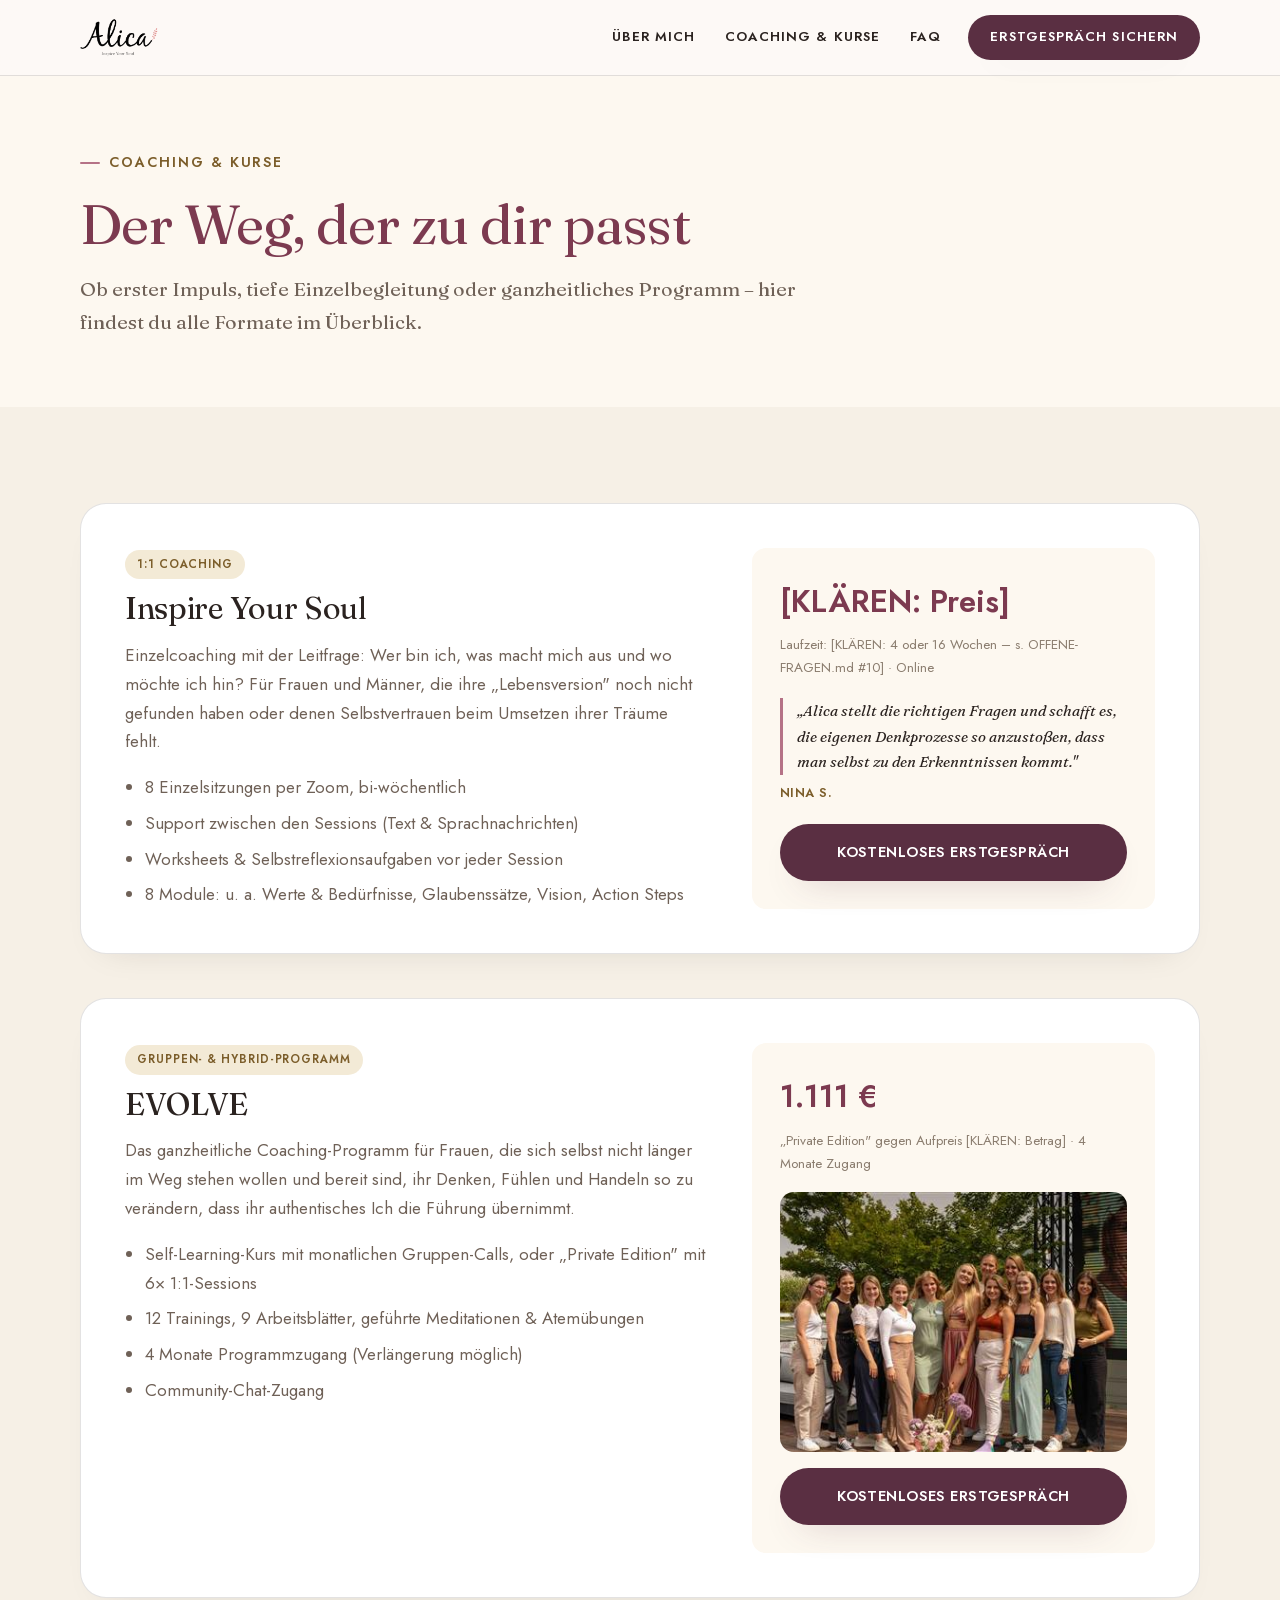
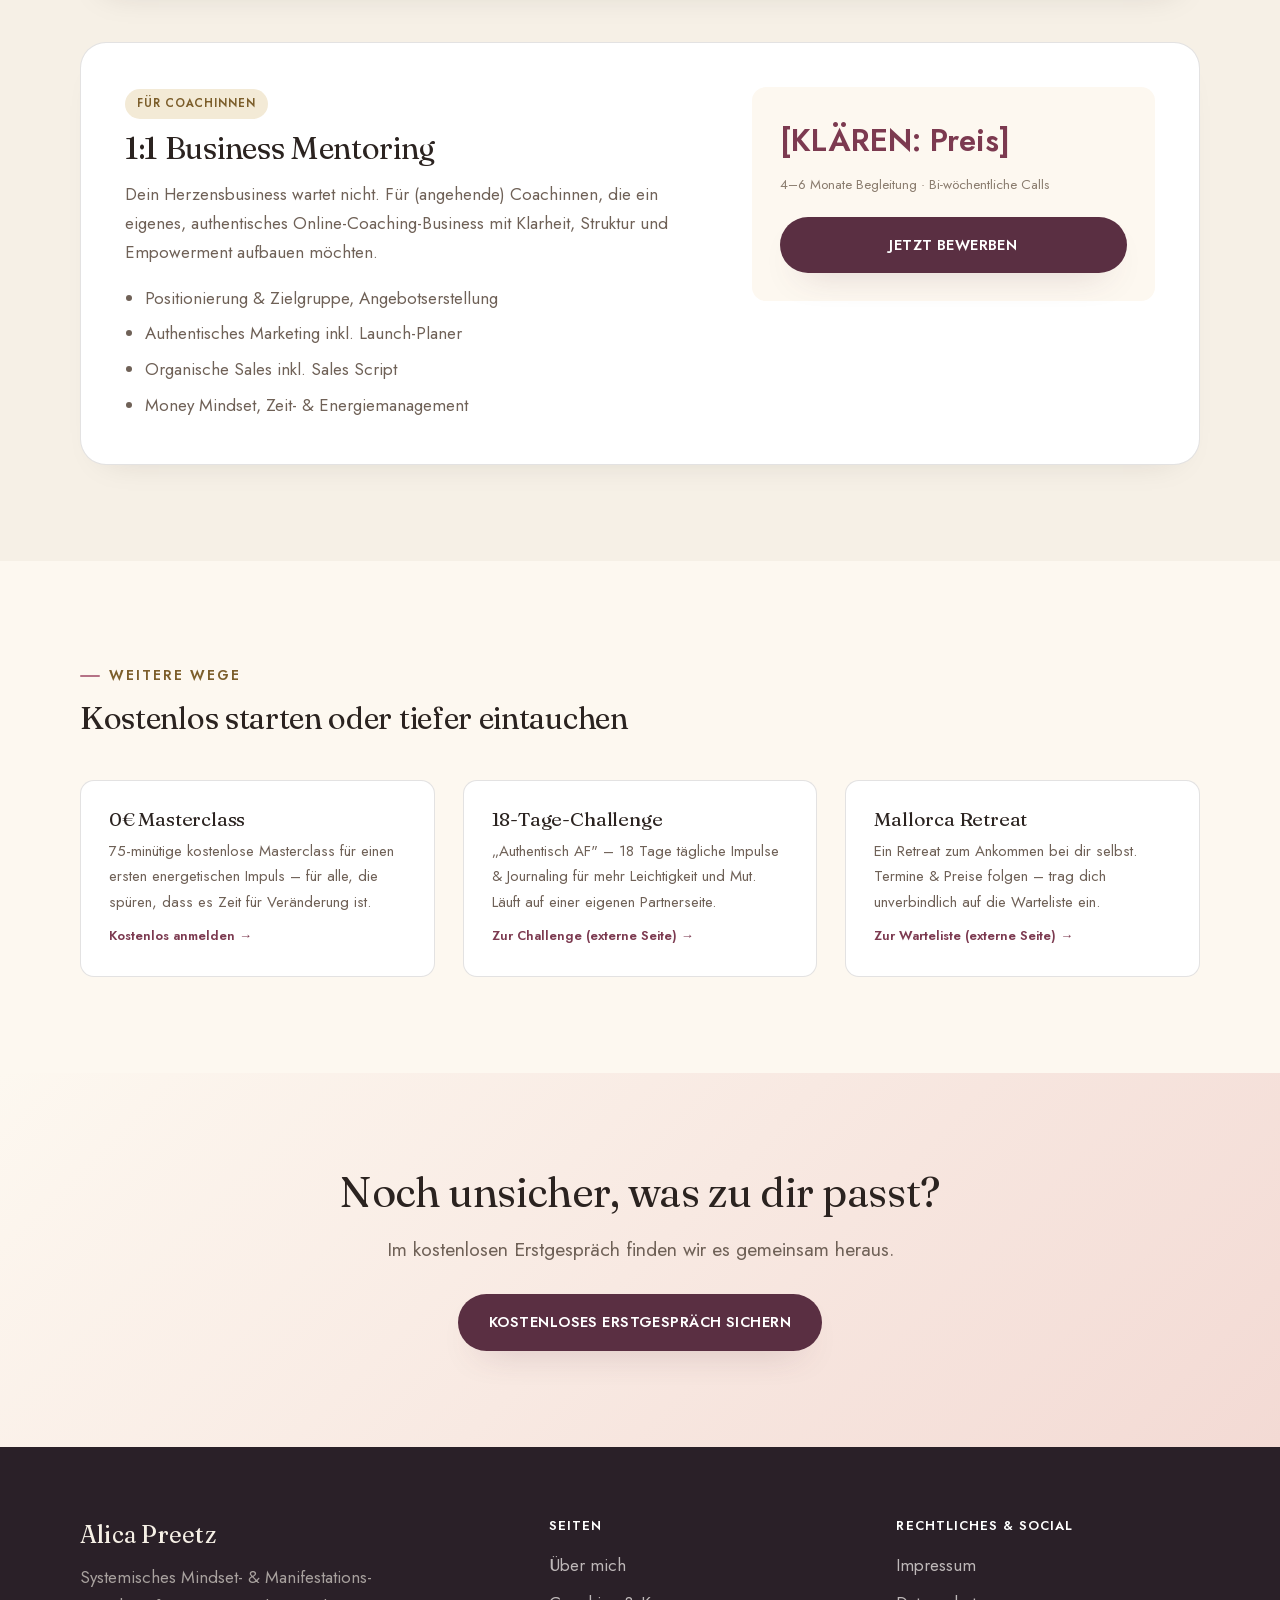
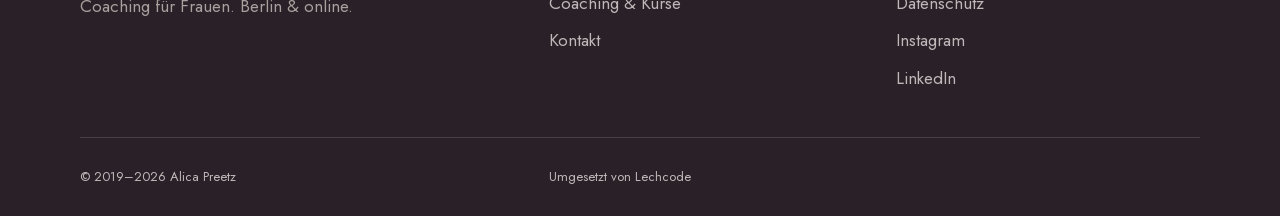
<file: coaching.html>
<!DOCTYPE html>
<!-- ALICA PREETZ · Coaching & Kurse · Token-Block synchron zu index.html -->
<html lang="de">
<head>
<meta charset="UTF-8" />
<meta name="viewport" content="width=device-width, initial-scale=1.0" />
<script>document.documentElement.classList.add('js');if(location.search.indexOf('foto')>-1)document.documentElement.classList.add('foto');</script>
<meta name="robots" content="noindex, nofollow" />
<title>Coaching &amp; Kurse in Berlin | Alica Preetz</title>
<meta name="description" content="1:1 Coaching, das EVOLVE-Programm und Business Mentoring für Coachinnen – die Angebote von Alica Preetz im Überblick, inkl. kostenloser Masterclass." />
<meta property="og:title" content="Coaching &amp; Kurse | Alica Preetz" />
<meta property="og:description" content="1:1 Coaching, EVOLVE-Programm und Business Mentoring – finde den Weg, der zu dir passt." />
<meta property="og:type" content="website" />
<meta property="og:locale" content="de_DE" />
<meta property="og:url" content="https://lechcode.github.io/alica-preetz-vorschau/coaching.html" />
<meta property="og:image" content="https://lechcode.github.io/alica-preetz-vorschau/assets/og-card.jpg" />
<meta property="og:image:width" content="1200" />
<meta property="og:image:height" content="630" />
<meta name="theme-color" content="#f6f0e6" />
<link rel="icon" href="data:image/svg+xml,%3Csvg xmlns='http://www.w3.org/2000/svg' viewBox='0 0 64 64'%3E%3Crect width='64' height='64' rx='16' fill='%23f6f0e6'/%3E%3Ctext x='32' y='42' font-family='Georgia,serif' font-size='30' font-style='italic' text-anchor='middle' fill='%237c3a50'%3EA%3C/text%3E%3C/svg%3E" />
<link rel="preload" href="assets/fonts/fraunces-400-latin.woff2" as="font" type="font/woff2" crossorigin>
<link rel="preload" href="assets/fonts/jost-400-latin.woff2" as="font" type="font/woff2" crossorigin>
<link rel="stylesheet" href="assets/fonts.css">
<style>
:root{
  /* ═ Sanfte Autorität — Elfenbein · Pflaume · Altgold · Rosé (identisch auf allen Seiten) ═ */
  --paper:#f6f0e6; --paper-2:#efe6d7; --card:#fdf8f0; --card-2:#f3ead6; --sand:#e7dcc8; --sand-soft:#efe6d5;
  --ink:#2b2320; --ink-soft:#6f6157; --ink-faint:#8a7c6e;
  --clay:#b57286; --clay-text:#7c3a50; --clay-btn:#5a2f42; --clay-btn-hover:#452232;
  --rose:#b57286; --rose-text:#7c3a50; --rose-btn:#5a2f42; --rose-btn-hover:#452232;
  --gold:#b98f43; --gold-deep:#7c5e2b; --night:#2a2028;
  --line:rgba(43,35,32,.13); --line-soft:rgba(43,35,32,.07);
  --serif:"Fraunces","Fraunces Fallback",Georgia,serif; --sans:"Jost","Jost Fallback",Arial,-apple-system,sans-serif;
  --step--1:clamp(13px,.3vw + 12.2px,14px); --step-0:clamp(16px,.35vw + 15.2px,17px);
  --step-1:clamp(18px,.5vw + 16.6px,19.5px); --step-2:clamp(21px,.9vw + 18.6px,24px);
  --step-3:clamp(24px,1.6vw + 19px,31px); --step-4:clamp(29px,2.8vw + 21px,42px); --step-5:clamp(34px,4.6vw + 20px,56px);
  --lh-body:1.7; --lh-relaxed:1.8; --lh-snug:1.1;
  --space-1:clamp(8px,1vw,12px); --space-2:clamp(14px,1.6vw,18px); --space-3:clamp(20px,2.4vw,28px);
  --space-4:clamp(30px,3.8vw,44px); --space-5:clamp(44px,5.6vw,68px); --space-6:clamp(58px,7.5vw,100px);
  --radius:14px; --radius-lg:26px; --radius-pill:999px; --nav-h:76px;
  --shadow-soft:0 16px 36px -22px rgba(90,47,66,.42);
  --shadow-card:0 24px 60px -34px rgba(43,35,32,.34);
  --ease:cubic-bezier(.22,.61,.36,1); --focus:0 0 0 3px rgba(90,47,66,.42);
}
*{margin:0;padding:0;box-sizing:border-box;}
html{scroll-behavior:smooth;scroll-padding-top:calc(var(--nav-h) + 14px);}
@media (prefers-reduced-motion: reduce){html{scroll-behavior:auto;}}
body{background:var(--paper);color:var(--ink);font-family:var(--sans);font-size:var(--step-0);line-height:var(--lh-body);-webkit-font-smoothing:antialiased;overflow-x:clip;}
h1,h2,h3{font-family:var(--serif);font-optical-sizing:auto;font-weight:400;line-height:var(--lh-snug);letter-spacing:-.01em;color:var(--ink);text-wrap:balance;}
p{max-width:62ch;}
a{color:var(--rose-text);text-decoration:none;}
a:hover{text-decoration:underline;text-underline-offset:3px;}
img,svg,picture{display:block;max-width:100%;}
:focus-visible{outline:none;box-shadow:var(--focus);border-radius:6px;}
.wrap{width:min(1120px,92vw);margin-inline:auto;}
section{padding:var(--space-6) 0;position:relative;}
.eyebrow{font-family:var(--sans);font-weight:700;font-size:var(--step--1);letter-spacing:.14em;text-transform:uppercase;color:var(--gold-deep);display:inline-flex;align-items:center;gap:9px;}
.eyebrow::before{content:"";width:20px;height:2px;border-radius:2px;background:var(--rose);flex:none;}
.skip{position:absolute;left:-9999px;top:0;background:var(--night);color:var(--paper);padding:12px 20px;border-radius:0 0 12px 0;z-index:200;font-weight:700;}
.skip:focus{left:0;}
.alt{background:var(--card);}
.btn{display:inline-flex;align-items:center;justify-content:center;gap:8px;padding:15px 30px;border-radius:var(--radius-pill);font-family:var(--sans);font-weight:700;font-size:14.5px;letter-spacing:.03em;text-transform:uppercase;transition:transform .25s var(--ease),background .25s var(--ease),color .25s var(--ease);border:1.5px solid transparent;}
.btn-primary{background:var(--rose-btn);color:#fff;box-shadow:var(--shadow-soft);}
.btn-primary:hover{background:var(--rose-btn-hover);transform:translateY(-2px);}

.nav{position:fixed;inset:0 0 auto 0;height:var(--nav-h);z-index:100;display:flex;align-items:center;background:rgba(253,249,246,.94);backdrop-filter:blur(12px);-webkit-backdrop-filter:blur(12px);border-bottom:1px solid var(--line);}
.nav .wrap{display:flex;align-items:center;gap:var(--space-3);}
.brand img{height:40px;width:auto;display:block;}
.nav-links{display:flex;gap:clamp(16px,2vw,30px);margin-left:auto;align-items:center;}
.nav-links a{font-family:var(--sans);color:var(--ink);font-weight:700;font-size:13.5px;letter-spacing:.08em;text-transform:uppercase;padding:8px 2px;}
.nav-links a:hover{color:var(--rose-text);text-decoration:none;}
.nav-cta{background:var(--rose-btn);color:#fff !important;padding:11px 22px !important;border-radius:var(--radius-pill);box-shadow:var(--shadow-soft);}
.nav-cta:hover{background:var(--rose-btn-hover);}
.burger{display:none;margin-left:auto;background:none;border:1px solid var(--line);border-radius:12px;width:46px;height:46px;cursor:pointer;align-items:center;justify-content:center;flex-direction:column;gap:5px;}
.burger span{width:20px;height:2px;background:var(--ink);border-radius:2px;}
@media (max-width:900px){
  .nav-links{display:none;position:fixed;inset:0;background:var(--paper);flex-direction:column;justify-content:center;align-items:center;gap:26px;}
  .nav-links a{font-size:20px;}
  .menu-open .nav-links{display:flex;}
  .burger{display:flex;z-index:110;}
}

.page-hero{background:var(--card);padding-top:calc(var(--nav-h) + var(--space-5));padding-bottom:var(--space-5);}
.page-hero h1{color:var(--rose-text);font-size:var(--step-5);margin-top:var(--space-2);}
.lead-soft{color:var(--ink-soft);font-family:var(--serif);font-size:var(--step-1);margin-top:var(--space-2);max-width:60ch;}

.offer-block{scroll-margin-top:calc(var(--nav-h) + 20px);display:grid;grid-template-columns:1.3fr .9fr;gap:var(--space-4);background:#fff;border:1px solid var(--line);border-radius:var(--radius-lg);padding:var(--space-4);box-shadow:0 1px 0 rgba(255,255,255,.7) inset, 0 16px 34px -26px rgba(36,29,26,.18);}
.offer-block + .offer-block{margin-top:var(--space-4);}
.offer-block h2{font-size:var(--step-3);}
.offer-block .tag{display:inline-block;font-family:var(--sans);font-size:11.5px;font-weight:700;letter-spacing:.08em;text-transform:uppercase;color:var(--gold-deep);background:var(--card-2);padding:5px 12px;border-radius:var(--radius-pill);margin-bottom:12px;}
.offer-block p{color:var(--ink-soft);margin-top:.9em;}
.offer-block ul{margin-top:1em;padding-left:1.2em;color:var(--ink-soft);}
.offer-block li{margin-top:.4em;}
.offer-side{background:var(--card);border-radius:var(--radius);padding:var(--space-3);align-self:start;}
.offer-side .price{font-family:var(--sans);font-weight:700;font-size:var(--step-3);color:var(--rose-text);}
.offer-side .meta{font-size:13.5px;color:var(--ink-faint);margin-top:6px;}
.offer-side .testi{font-family:var(--serif);font-style:italic;font-size:15px;margin-top:18px;color:var(--ink);border-left:3px solid var(--rose);padding-left:14px;}
.offer-side cite{display:block;margin-top:8px;font-style:normal;font-weight:700;font-family:var(--sans);font-size:12.5px;letter-spacing:.04em;text-transform:uppercase;color:var(--gold-deep);}
.offer-side figure{border-radius:var(--radius);overflow:hidden;margin-top:16px;aspect-ratio:4/3;}
.offer-side img{width:100%;height:100%;object-fit:cover;}
.offer-side figcaption{font-size:12px;color:var(--ink-faint);margin-top:6px;}
@media (max-width:850px){.offer-block{grid-template-columns:1fr;}}

.mini-grid{display:grid;grid-template-columns:repeat(3,1fr);gap:var(--space-3);}
.mini-card{background:#fff;border:1px solid var(--line);border-radius:var(--radius);padding:var(--space-3);}
.mini-card h3{font-size:var(--step-1);}
.mini-card p{color:var(--ink-soft);font-size:15px;margin-top:.6em;}
.mini-card .ext{font-size:13px;font-weight:700;color:var(--rose-text);margin-top:10px;display:block;}
@media (max-width:900px){.mini-grid{grid-template-columns:1fr;}}

.cta-band{background:linear-gradient(135deg,var(--card) 0%,#f3dad4 100%);text-align:center;}
.cta-band h2{font-size:var(--step-4);}
.cta-band p{color:var(--ink-soft);margin:var(--space-2) auto 0;font-size:var(--step-1);}
.cta-band .btn{margin-top:var(--space-3);}

.site-footer{background:var(--night);color:rgba(253,249,246,.7);padding:var(--space-5) 0 var(--space-3);}
.site-footer .wrap{display:grid;grid-template-columns:1.4fr 1fr 1fr;gap:var(--space-4);}
.site-footer .f-brand{font-family:var(--serif);font-size:24px;color:#f6f0e6;letter-spacing:.01em;margin-bottom:8px;}
.site-footer h4{color:#fff;font-family:var(--sans);font-size:13px;letter-spacing:.08em;text-transform:uppercase;margin-bottom:14px;}
.site-footer ul{list-style:none;display:flex;flex-direction:column;gap:9px;}
.site-footer a{color:rgba(253,249,246,.7);}
.site-footer a:hover{color:var(--gold);}
.foot-bottom{border-top:1px solid rgba(253,249,246,.14);margin-top:var(--space-4);padding-top:var(--space-3);display:flex;justify-content:space-between;flex-wrap:wrap;gap:10px;font-size:13px;}
@media (max-width:700px){.site-footer .wrap{grid-template-columns:1fr;}}

.js .reveal{opacity:0;transform:translateY(18px);transition:opacity .5s var(--ease),transform .5s var(--ease);}
.js .reveal.in{opacity:1;transform:none;}
.foto .reveal{opacity:1 !important;transform:none !important;}
@media (prefers-reduced-motion: reduce){.reveal{opacity:1 !important;transform:none !important;transition:none !important;}}
</style>
</head>
<body>
<a class="skip" href="#main">Zum Inhalt springen</a>

<nav class="nav" id="nav">
  <div class="wrap">
    <a class="brand" href="index.html"><img src="assets/logo.png?v=2" alt="Alica Preetz — Inspire Your Soul" width="320" height="165"></a>
    <div class="nav-links" id="navLinks">
      <a href="ueber-mich.html">Über mich</a>
      <a href="coaching.html">Coaching &amp; Kurse</a>
      <a href="index.html#faq">FAQ</a>
      <a href="kontakt.html" class="nav-cta">Erstgespräch sichern</a>
    </div>
    <button class="burger" id="burger" aria-expanded="false" aria-controls="navLinks" aria-label="Menü öffnen"><span></span><span></span><span></span></button>
  </div>
</nav>

<main id="main">
  <section class="page-hero">
    <div class="wrap">
      <span class="eyebrow">Coaching &amp; Kurse</span>
      <h1>Der Weg, der zu dir passt</h1>
      <p class="lead-soft">Ob erster Impuls, tiefe Einzelbegleitung oder ganzheitliches Programm – hier findest du alle Formate im Überblick.</p>
    </div>
  </section>

  <section class="reveal">
    <div class="wrap">
      <div class="offer-block" id="coaching">
        <div>
          <span class="tag">1:1 Coaching</span>
          <h2>Inspire Your Soul</h2>
          <p>Einzelcoaching mit der Leitfrage: Wer bin ich, was macht mich aus und wo möchte ich hin? Für Frauen und Männer, die ihre „Lebensversion" noch nicht gefunden haben oder denen Selbstvertrauen beim Umsetzen ihrer Träume fehlt.</p>
          <ul>
            <li>8 Einzelsitzungen per Zoom, bi-wöchentlich</li>
            <li>Support zwischen den Sessions (Text &amp; Sprachnachrichten)</li>
            <li>Worksheets &amp; Selbstreflexionsaufgaben vor jeder Session</li>
            <li>8 Module: u.&nbsp;a. Werte &amp; Bedürfnisse, Glaubenssätze, Vision, Action Steps</li>
          </ul>
        </div>
        <div class="offer-side">
          <div class="price">[KLÄREN: Preis]</div>
          <div class="meta">Laufzeit: [KLÄREN: 4 oder 16 Wochen – s. OFFENE-FRAGEN.md #10] · Online</div>
          <p class="testi">„Alica stellt die richtigen Fragen und schafft es, die eigenen Denkprozesse so anzustoßen, dass man selbst zu den Erkenntnissen kommt."</p>
          <cite>Nina S.</cite>
          <a class="btn btn-primary" style="margin-top:20px;width:100%" href="kontakt.html">Kostenloses Erstgespräch</a>
        </div>
      </div>

      <div class="offer-block" id="evolve">
        <div>
          <span class="tag">Gruppen- &amp; Hybrid-Programm</span>
          <h2>EVOLVE</h2>
          <p>Das ganzheitliche Coaching-Programm für Frauen, die sich selbst nicht länger im Weg stehen wollen und bereit sind, ihr Denken, Fühlen und Handeln so zu verändern, dass ihr authentisches Ich die Führung übernimmt.</p>
          <ul>
            <li>Self-Learning-Kurs mit monatlichen Gruppen-Calls, oder „Private Edition" mit 6× 1:1-Sessions</li>
            <li>12 Trainings, 9 Arbeitsblätter, geführte Meditationen &amp; Atemübungen</li>
            <li>4 Monate Programmzugang (Verlängerung möglich)</li>
            <li>Community-Chat-Zugang</li>
          </ul>
        </div>
        <div class="offer-side">
          <div class="price">1.111&nbsp;€</div>
          <div class="meta">„Private Edition" gegen Aufpreis [KLÄREN: Betrag] · 4 Monate Zugang</div>
          <figure>
            <img src="assets/rooftop-800.jpg" srcset="assets/rooftop-400.jpg 400w, assets/rooftop-800.jpg 800w, assets/rooftop-1600.jpg 1600w" sizes="(max-width:850px) 80vw, 30vw" alt="Community beim EVOLVE-Rooftop-Event 2023" width="800" height="548" loading="lazy" decoding="async">
            <figcaption>EVOLVE-Community, Rooftop-Event 2023</figcaption>
          </figure>
          <a class="btn btn-primary" style="margin-top:16px;width:100%" href="kontakt.html">Kostenloses Erstgespräch</a>
        </div>
      </div>

      <div class="offer-block" id="mentoring">
        <div>
          <span class="tag">Für Coachinnen</span>
          <h2>1:1 Business Mentoring</h2>
          <p>Dein Herzensbusiness wartet nicht. Für (angehende) Coachinnen, die ein eigenes, authentisches Online-Coaching-Business mit Klarheit, Struktur und Empowerment aufbauen möchten.</p>
          <ul>
            <li>Positionierung &amp; Zielgruppe, Angebotserstellung</li>
            <li>Authentisches Marketing inkl. Launch-Planer</li>
            <li>Organische Sales inkl. Sales Script</li>
            <li>Money Mindset, Zeit- &amp; Energiemanagement</li>
          </ul>
        </div>
        <div class="offer-side">
          <div class="price">[KLÄREN: Preis]</div>
          <div class="meta">4–6 Monate Begleitung · Bi-wöchentliche Calls <!-- HIER: Preisangabe vor Original-Seitenquelltext gegenprüfen, s. OFFENE-FRAGEN.md --></div>
          <a class="btn btn-primary" style="margin-top:20px;width:100%" href="kontakt.html">Jetzt bewerben</a>
        </div>
      </div>
    </div>
  </section>

  <section class="alt reveal">
    <div class="wrap">
      <div class="eyebrow" style="margin-bottom:14px">Weitere Wege</div>
      <h2 style="font-size:var(--step-3)">Kostenlos starten oder tiefer eintauchen</h2>
      <div class="mini-grid" style="margin-top:var(--space-4)">
        <div class="mini-card">
          <h3>0€ Masterclass</h3>
          <p>75-minütige kostenlose Masterclass für einen ersten energetischen Impuls – für alle, die spüren, dass es Zeit für Veränderung ist.</p>
          <a class="ext" href="https://alica-preetz.de/masterclass/" rel="noopener">Kostenlos anmelden →</a>
        </div>
        <div class="mini-card">
          <h3>18-Tage-Challenge</h3>
          <p>„Authentisch AF" – 18 Tage tägliche Impulse &amp; Journaling für mehr Leichtigkeit und Mut. Läuft auf einer eigenen Partnerseite.</p>
          <a class="ext" href="https://alica-preetz-authentisch-af.framer.website/" rel="noopener">Zur Challenge (externe Seite) →</a>
        </div>
        <div class="mini-card">
          <h3>Mallorca Retreat</h3>
          <p>Ein Retreat zum Ankommen bei dir selbst. Termine &amp; Preise folgen – trag dich unverbindlich auf die Warteliste ein.</p>
          <a class="ext" href="https://mailchi.mp/2ae31284757c/mallorca-retreat-warteliste" rel="noopener">Zur Warteliste (externe Seite) →</a>
        </div>
      </div>
    </div>
  </section>

  <section class="cta-band reveal">
    <div class="wrap">
      <h2>Noch unsicher, was zu dir passt?</h2>
      <p>Im kostenlosen Erstgespräch finden wir es gemeinsam heraus.</p>
      <a class="btn btn-primary" href="kontakt.html">Kostenloses Erstgespräch sichern</a>
    </div>
  </section>
</main>

<footer class="site-footer">
  <div class="wrap">
    <div><div class="f-brand">Alica Preetz</div><p style="margin-top:6px;max-width:34ch;color:rgba(246,240,230,.62)">Systemisches Mindset- &amp; Manifestations-Coaching für Frauen. Berlin &amp; online.</p></div>
    <div><h4>Seiten</h4><ul><li><a href="ueber-mich.html">Über mich</a></li><li><a href="coaching.html">Coaching &amp; Kurse</a></li><li><a href="kontakt.html">Kontakt</a></li></ul></div>
    <div><h4>Rechtliches &amp; Social</h4><ul><li><a href="impressum.html">Impressum</a></li><li><a href="datenschutz.html">Datenschutz</a></li><li><a href="https://www.instagram.com/alicapreetz/" rel="noopener">Instagram</a></li><li><a href="https://www.linkedin.com/in/alica-preetz/" rel="noopener">LinkedIn</a></li></ul></div>
  </div>
  <div class="wrap foot-bottom"><span>© 2019–2026 Alica Preetz</span><span>Umgesetzt von <a href="https://lechcode.de" rel="noopener">Lechcode</a></span></div>
</footer>

<script>
(function(){
  var burger=document.getElementById('burger');
  burger.addEventListener('click',function(){
    var open=document.body.classList.toggle('menu-open');
    burger.setAttribute('aria-expanded',open?'true':'false');
  });
  document.getElementById('navLinks').addEventListener('click',function(e){
    if(e.target.tagName==='A'){document.body.classList.remove('menu-open');burger.setAttribute('aria-expanded','false');}
  });
  var reduce=window.matchMedia('(prefers-reduced-motion: reduce)').matches;
  var reveals=document.querySelectorAll('.reveal');
  if(reduce||!('IntersectionObserver' in window)){reveals.forEach(function(el){el.classList.add('in');});}
  else{
    var io=new IntersectionObserver(function(entries){entries.forEach(function(entry){if(entry.isIntersecting){entry.target.classList.add('in');io.unobserve(entry.target);}});},{threshold:.12});
    reveals.forEach(function(el){io.observe(el);});
  }
})();
</script>
</body>
</html>
</file>
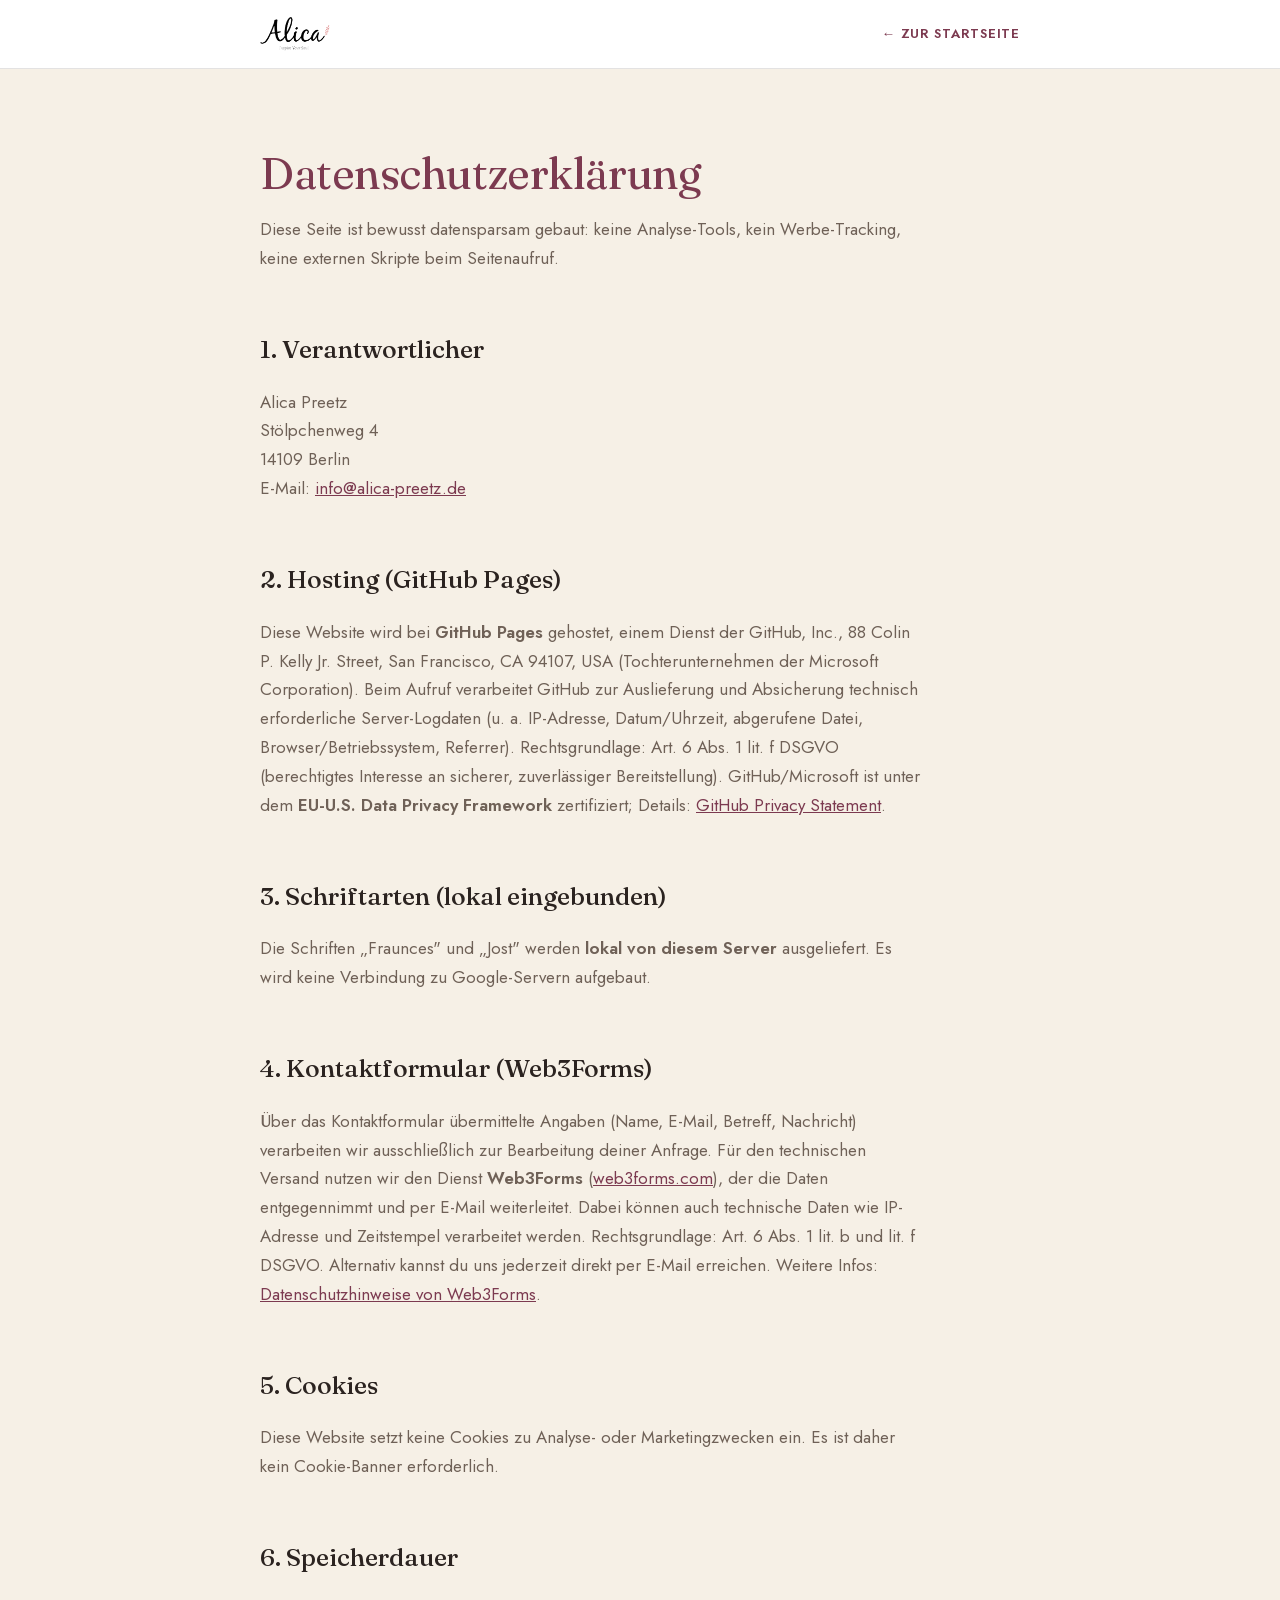
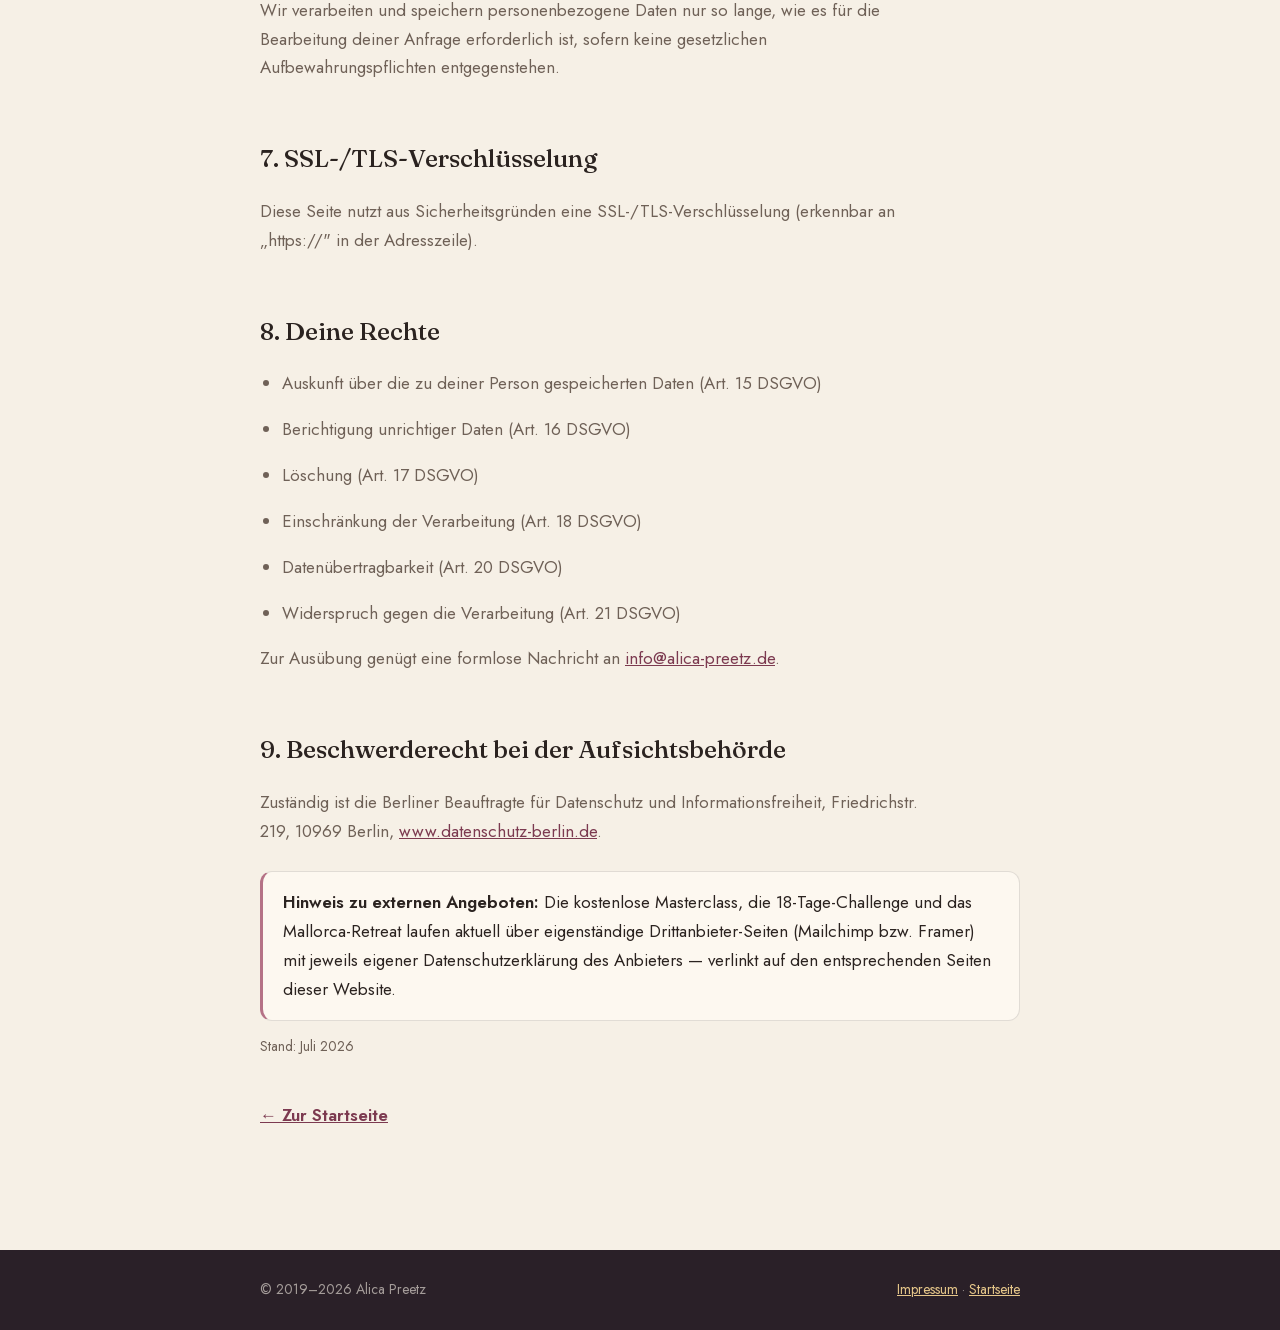
<file: datenschutz.html>
<!DOCTYPE html>
<html lang="de">
<head>
<meta charset="UTF-8" />
<meta name="viewport" content="width=device-width, initial-scale=1.0" />
<meta name="robots" content="noindex, nofollow" />
<title>Datenschutzerklärung · Alica Preetz</title>
<meta name="theme-color" content="#f6f0e6" />
<link rel="icon" href="data:image/svg+xml,%3Csvg xmlns='http://www.w3.org/2000/svg' viewBox='0 0 64 64'%3E%3Crect width='64' height='64' rx='16' fill='%23f6f0e6'/%3E%3Ctext x='32' y='42' font-family='Georgia,serif' font-size='30' font-style='italic' text-anchor='middle' fill='%237c3a50'%3EA%3C/text%3E%3C/svg%3E" />
<link rel="stylesheet" href="assets/fonts.css" />
<link rel="stylesheet" href="assets/legal.css" />
</head>
<body>
<header class="legal-nav">
  <div class="wrap">
    <a href="index.html"><img src="assets/logo.png?v=2" alt="Alica Preetz — Inspire Your Soul"></a>
    <a class="back-link" href="index.html">← Zur Startseite</a>
  </div>
</header>

<main>
  <div class="wrap">
    <h1>Datenschutzerklärung</h1>
    <p>Diese Seite ist bewusst datensparsam gebaut: keine Analyse-Tools, kein Werbe-Tracking, keine externen Skripte beim Seitenaufruf.</p>

    <h2>1. Verantwortlicher</h2>
    <p>Alica Preetz<br>Stölpchenweg 4<br>14109 Berlin<br>E-Mail: <a href="mailto:info@alica-preetz.de">info@alica-preetz.de</a></p>

    <h2>2. Hosting (GitHub Pages)</h2>
    <p>Diese Website wird bei <strong>GitHub Pages</strong> gehostet, einem Dienst der GitHub, Inc., 88 Colin P. Kelly Jr. Street, San Francisco, CA 94107, USA (Tochterunternehmen der Microsoft Corporation). Beim Aufruf verarbeitet GitHub zur Auslieferung und Absicherung technisch erforderliche Server-Logdaten (u. a. IP-Adresse, Datum/Uhrzeit, abgerufene Datei, Browser/Betriebssystem, Referrer). Rechtsgrundlage: Art. 6 Abs. 1 lit. f DSGVO (berechtigtes Interesse an sicherer, zuverlässiger Bereitstellung). GitHub/Microsoft ist unter dem <strong>EU-U.S. Data Privacy Framework</strong> zertifiziert; Details: <a href="https://docs.github.com/de/site-policy/privacy-policies/github-general-privacy-statement" target="_blank" rel="noopener">GitHub Privacy Statement</a>.</p>

    <h2>3. Schriftarten (lokal eingebunden)</h2>
    <p>Die Schriften „Fraunces" und „Jost" werden <strong>lokal von diesem Server</strong> ausgeliefert. Es wird keine Verbindung zu Google-Servern aufgebaut.</p>

    <h2>4. Kontaktformular (Web3Forms)</h2>
    <p>Über das Kontaktformular übermittelte Angaben (Name, E-Mail, Betreff, Nachricht) verarbeiten wir ausschließlich zur Bearbeitung deiner Anfrage. Für den technischen Versand nutzen wir den Dienst <strong>Web3Forms</strong> (<a href="https://web3forms.com" target="_blank" rel="noopener">web3forms.com</a>), der die Daten entgegennimmt und per E-Mail weiterleitet. Dabei können auch technische Daten wie IP-Adresse und Zeitstempel verarbeitet werden. Rechtsgrundlage: Art. 6 Abs. 1 lit. b und lit. f DSGVO. Alternativ kannst du uns jederzeit direkt per E-Mail erreichen. Weitere Infos: <a href="https://web3forms.com/privacy" target="_blank" rel="noopener">Datenschutzhinweise von Web3Forms</a>.</p>

    <h2>5. Cookies</h2>
    <p>Diese Website setzt keine Cookies zu Analyse- oder Marketingzwecken ein. Es ist daher kein Cookie-Banner erforderlich.</p>

    <h2>6. Speicherdauer</h2>
    <p>Wir verarbeiten und speichern personenbezogene Daten nur so lange, wie es für die Bearbeitung deiner Anfrage erforderlich ist, sofern keine gesetzlichen Aufbewahrungspflichten entgegenstehen.</p>

    <h2>7. SSL-/TLS-Verschlüsselung</h2>
    <p>Diese Seite nutzt aus Sicherheitsgründen eine SSL-/TLS-Verschlüsselung (erkennbar an „https://" in der Adresszeile).</p>

    <h2>8. Deine Rechte</h2>
    <ul>
      <li>Auskunft über die zu deiner Person gespeicherten Daten (Art. 15 DSGVO)</li>
      <li>Berichtigung unrichtiger Daten (Art. 16 DSGVO)</li>
      <li>Löschung (Art. 17 DSGVO)</li>
      <li>Einschränkung der Verarbeitung (Art. 18 DSGVO)</li>
      <li>Datenübertragbarkeit (Art. 20 DSGVO)</li>
      <li>Widerspruch gegen die Verarbeitung (Art. 21 DSGVO)</li>
    </ul>
    <p>Zur Ausübung genügt eine formlose Nachricht an <a href="mailto:info@alica-preetz.de">info@alica-preetz.de</a>.</p>

    <h2>9. Beschwerderecht bei der Aufsichtsbehörde</h2>
    <p>Zuständig ist die Berliner Beauftragte für Datenschutz und Informationsfreiheit, Friedrichstr. 219, 10969 Berlin, <a href="https://www.datenschutz-berlin.de" target="_blank" rel="noopener">www.datenschutz-berlin.de</a>.</p>

    <div class="badge"><b>Hinweis zu externen Angeboten:</b> Die kostenlose Masterclass, die 18-Tage-Challenge und das Mallorca-Retreat laufen aktuell über eigenständige Drittanbieter-Seiten (Mailchimp bzw. Framer) mit jeweils eigener Datenschutzerklärung des Anbieters — verlinkt auf den entsprechenden Seiten dieser Website.</div>

    <p class="small">Stand: Juli 2026</p>
    <a class="back" href="index.html">← Zur Startseite</a>
  </div>
</main>

<footer>
  <div class="wrap">
    <span>© 2019–2026 Alica Preetz</span>
    <span><a href="impressum.html">Impressum</a> · <a href="index.html">Startseite</a></span>
  </div>
</footer>
</body>
</html>
</file>
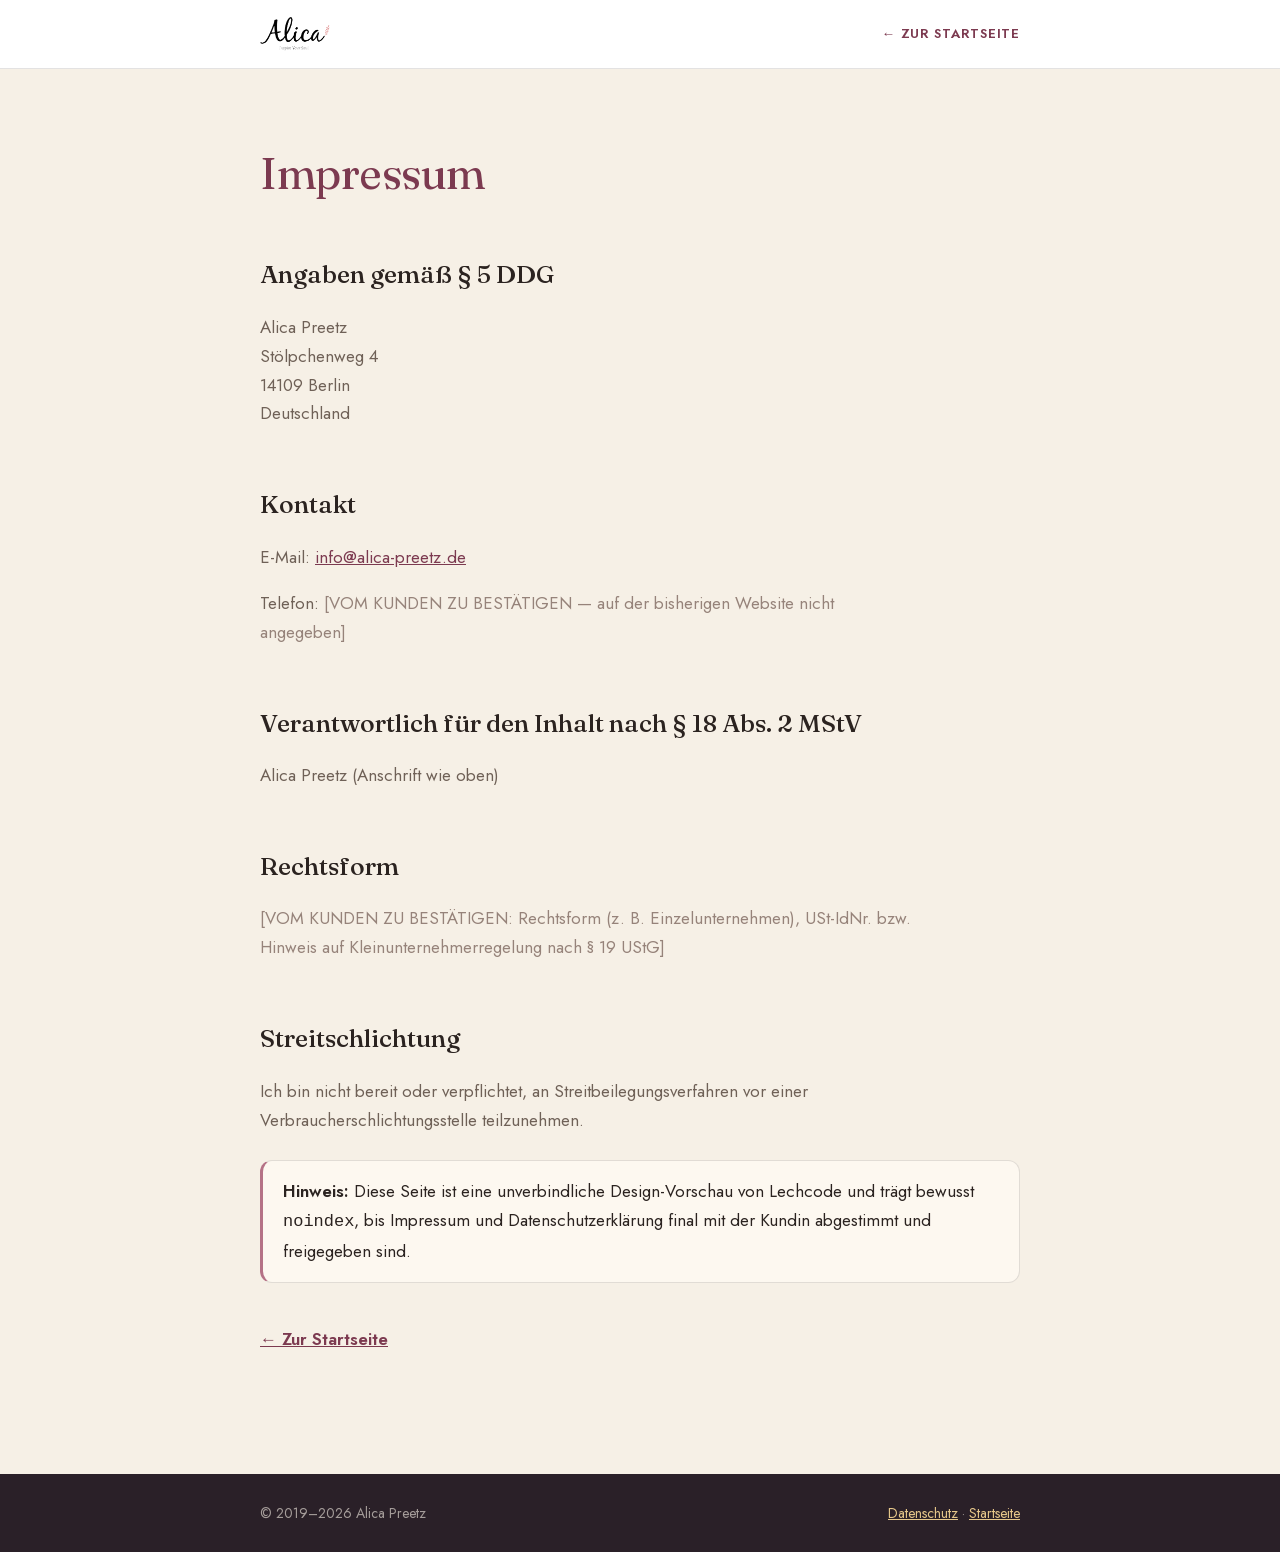
<file: impressum.html>
<!DOCTYPE html>
<html lang="de">
<head>
<meta charset="UTF-8" />
<meta name="viewport" content="width=device-width, initial-scale=1.0" />
<meta name="robots" content="noindex, nofollow" />
<title>Impressum · Alica Preetz</title>
<meta name="theme-color" content="#f6f0e6" />
<link rel="icon" href="data:image/svg+xml,%3Csvg xmlns='http://www.w3.org/2000/svg' viewBox='0 0 64 64'%3E%3Crect width='64' height='64' rx='16' fill='%23f6f0e6'/%3E%3Ctext x='32' y='42' font-family='Georgia,serif' font-size='30' font-style='italic' text-anchor='middle' fill='%237c3a50'%3EA%3C/text%3E%3C/svg%3E" />
<link rel="stylesheet" href="assets/fonts.css" />
<link rel="stylesheet" href="assets/legal.css" />
</head>
<body>
<header class="legal-nav">
  <div class="wrap">
    <a href="index.html"><img src="assets/logo.png?v=2" alt="Alica Preetz — Inspire Your Soul"></a>
    <a class="back-link" href="index.html">← Zur Startseite</a>
  </div>
</header>

<main>
  <div class="wrap">
    <h1>Impressum</h1>

    <h2>Angaben gemäß § 5 DDG</h2>
    <p>Alica Preetz<br>Stölpchenweg 4<br>14109 Berlin<br>Deutschland</p>

    <h2>Kontakt</h2>
    <p>E-Mail: <a href="mailto:info@alica-preetz.de">info@alica-preetz.de</a></p>
    <p>Telefon: <span style="color:#96837a">[VOM KUNDEN ZU BESTÄTIGEN — auf der bisherigen Website nicht angegeben]</span></p>

    <h2>Verantwortlich für den Inhalt nach § 18 Abs. 2 MStV</h2>
    <p>Alica Preetz (Anschrift wie oben)</p>

    <h2>Rechtsform</h2>
    <p><span style="color:#96837a">[VOM KUNDEN ZU BESTÄTIGEN: Rechtsform (z. B. Einzelunternehmen), USt-IdNr. bzw. Hinweis auf Kleinunternehmerregelung nach § 19 UStG]</span></p>

    <h2>Streitschlichtung</h2>
    <p>Ich bin nicht bereit oder verpflichtet, an Streitbeilegungsverfahren vor einer Verbraucherschlichtungsstelle teilzunehmen.</p>

    <div class="badge"><b>Hinweis:</b> Diese Seite ist eine unverbindliche Design-Vorschau von Lechcode und trägt bewusst <code>noindex</code>, bis Impressum und Datenschutzerklärung final mit der Kundin abgestimmt und freigegeben sind.</div>

    <a class="back" href="index.html">← Zur Startseite</a>
  </div>
</main>

<footer>
  <div class="wrap">
    <span>© 2019–2026 Alica Preetz</span>
    <span><a href="datenschutz.html">Datenschutz</a> · <a href="index.html">Startseite</a></span>
  </div>
</footer>
</body>
</html>
</file>
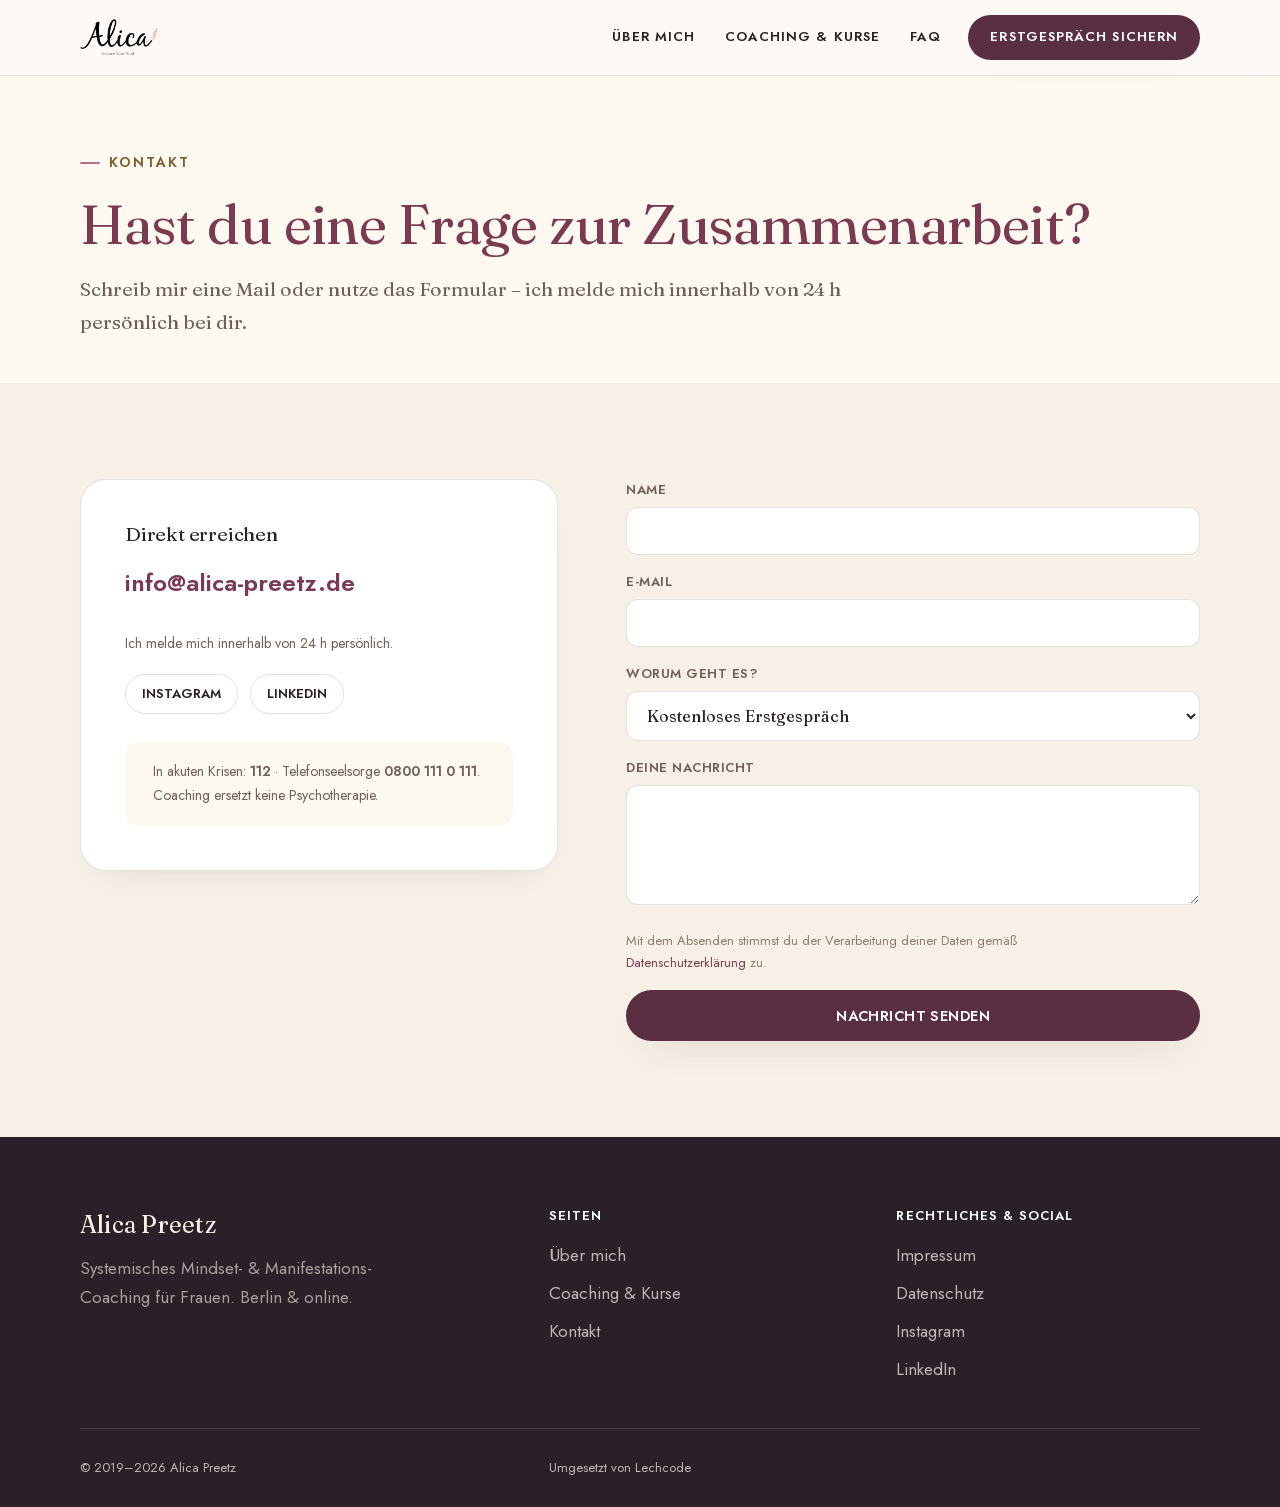
<file: kontakt.html>
<!DOCTYPE html>
<!-- ALICA PREETZ · Kontakt · Token-Block synchron zu index.html -->
<html lang="de">
<head>
<meta charset="UTF-8" />
<meta name="viewport" content="width=device-width, initial-scale=1.0" />
<script>document.documentElement.classList.add('js');if(location.search.indexOf('foto')>-1)document.documentElement.classList.add('foto');</script>
<meta name="robots" content="noindex, nofollow" />
<title>Kontakt | Alica Preetz</title>
<meta name="description" content="Schreib Alica Preetz für ein kostenloses Erstgespräch oder eine geschäftliche Anfrage – oder nutze das Kontaktformular." />
<meta property="og:title" content="Kontakt | Alica Preetz" />
<meta property="og:description" content="Hast du eine Frage zur Zusammenarbeit? Schreib mir." />
<meta property="og:type" content="website" />
<meta property="og:locale" content="de_DE" />
<meta property="og:url" content="https://lechcode.github.io/alica-preetz-vorschau/kontakt.html" />
<meta property="og:image" content="https://lechcode.github.io/alica-preetz-vorschau/assets/og-card.jpg" />
<meta property="og:image:width" content="1200" />
<meta property="og:image:height" content="630" />
<meta name="theme-color" content="#f6f0e6" />
<link rel="icon" href="data:image/svg+xml,%3Csvg xmlns='http://www.w3.org/2000/svg' viewBox='0 0 64 64'%3E%3Crect width='64' height='64' rx='16' fill='%23f6f0e6'/%3E%3Ctext x='32' y='42' font-family='Georgia,serif' font-size='30' font-style='italic' text-anchor='middle' fill='%237c3a50'%3EA%3C/text%3E%3C/svg%3E" />
<link rel="preload" href="assets/fonts/fraunces-400-latin.woff2" as="font" type="font/woff2" crossorigin>
<link rel="preload" href="assets/fonts/jost-400-latin.woff2" as="font" type="font/woff2" crossorigin>
<link rel="stylesheet" href="assets/fonts.css">
<style>
:root{
  /* ═ Sanfte Autorität — Elfenbein · Pflaume · Altgold · Rosé (identisch auf allen Seiten) ═ */
  --paper:#f6f0e6; --paper-2:#efe6d7; --card:#fdf8f0; --card-2:#f3ead6; --sand:#e7dcc8; --sand-soft:#efe6d5;
  --ink:#2b2320; --ink-soft:#6f6157; --ink-faint:#8a7c6e;
  --clay:#b57286; --clay-text:#7c3a50; --clay-btn:#5a2f42; --clay-btn-hover:#452232;
  --rose:#b57286; --rose-text:#7c3a50; --rose-btn:#5a2f42; --rose-btn-hover:#452232;
  --gold:#b98f43; --gold-deep:#7c5e2b; --night:#2a2028;
  --line:rgba(43,35,32,.13); --line-soft:rgba(43,35,32,.07);
  --serif:"Fraunces","Fraunces Fallback",Georgia,serif; --sans:"Jost","Jost Fallback",Arial,-apple-system,sans-serif;
  --step--1:clamp(13px,.3vw + 12.2px,14px); --step-0:clamp(16px,.35vw + 15.2px,17px);
  --step-1:clamp(18px,.5vw + 16.6px,19.5px); --step-2:clamp(21px,.9vw + 18.6px,24px);
  --step-3:clamp(24px,1.6vw + 19px,31px); --step-4:clamp(29px,2.8vw + 21px,42px); --step-5:clamp(34px,4.6vw + 20px,56px);
  --lh-body:1.7; --lh-relaxed:1.8; --lh-snug:1.1;
  --space-1:clamp(8px,1vw,12px); --space-2:clamp(14px,1.6vw,18px); --space-3:clamp(20px,2.4vw,28px);
  --space-4:clamp(30px,3.8vw,44px); --space-5:clamp(44px,5.6vw,68px); --space-6:clamp(58px,7.5vw,100px);
  --radius:14px; --radius-lg:26px; --radius-pill:999px; --nav-h:76px;
  --shadow-soft:0 16px 36px -22px rgba(90,47,66,.42);
  --shadow-card:0 24px 60px -34px rgba(43,35,32,.34);
  --ease:cubic-bezier(.22,.61,.36,1); --focus:0 0 0 3px rgba(90,47,66,.42);
}
*{margin:0;padding:0;box-sizing:border-box;}
html{scroll-behavior:smooth;scroll-padding-top:calc(var(--nav-h) + 14px);}
@media (prefers-reduced-motion: reduce){html{scroll-behavior:auto;}}
body{background:var(--paper);color:var(--ink);font-family:var(--sans);font-size:var(--step-0);line-height:var(--lh-body);-webkit-font-smoothing:antialiased;overflow-x:clip;}
h1,h2,h3{font-family:var(--serif);font-optical-sizing:auto;font-weight:400;line-height:var(--lh-snug);letter-spacing:-.01em;color:var(--ink);text-wrap:balance;}
p{max-width:62ch;}
a{color:var(--rose-text);text-decoration:none;}
a:hover{text-decoration:underline;text-underline-offset:3px;}
:focus-visible{outline:none;box-shadow:var(--focus);border-radius:6px;}
.wrap{width:min(1120px,92vw);margin-inline:auto;}
section{padding:var(--space-6) 0;position:relative;}
.eyebrow{font-family:var(--sans);font-weight:700;font-size:var(--step--1);letter-spacing:.14em;text-transform:uppercase;color:var(--gold-deep);display:inline-flex;align-items:center;gap:9px;}
.eyebrow::before{content:"";width:20px;height:2px;border-radius:2px;background:var(--rose);flex:none;}
.skip{position:absolute;left:-9999px;top:0;background:var(--night);color:var(--paper);padding:12px 20px;border-radius:0 0 12px 0;z-index:200;font-weight:700;}
.skip:focus{left:0;}
.btn{display:inline-flex;align-items:center;justify-content:center;gap:8px;padding:15px 30px;border-radius:var(--radius-pill);font-family:var(--sans);font-weight:700;font-size:14.5px;letter-spacing:.03em;text-transform:uppercase;border:none;cursor:pointer;transition:transform .25s var(--ease),background .25s var(--ease);}
.btn-primary{background:var(--rose-btn);color:#fff;box-shadow:var(--shadow-soft);}
.btn-primary:hover{background:var(--rose-btn-hover);transform:translateY(-2px);}
.btn-primary:disabled{opacity:.6;cursor:not-allowed;transform:none;}

.nav{position:fixed;inset:0 0 auto 0;height:var(--nav-h);z-index:100;display:flex;align-items:center;background:rgba(253,249,246,.94);backdrop-filter:blur(12px);-webkit-backdrop-filter:blur(12px);border-bottom:1px solid var(--line);}
.nav .wrap{display:flex;align-items:center;gap:var(--space-3);}
.brand img{height:40px;width:auto;display:block;}
.nav-links{display:flex;gap:clamp(16px,2vw,30px);margin-left:auto;align-items:center;}
.nav-links a{font-family:var(--sans);color:var(--ink);font-weight:700;font-size:13.5px;letter-spacing:.08em;text-transform:uppercase;padding:8px 2px;}
.nav-links a:hover{color:var(--rose-text);text-decoration:none;}
.nav-cta{background:var(--rose-btn);color:#fff !important;padding:11px 22px !important;border-radius:var(--radius-pill);box-shadow:var(--shadow-soft);}
.nav-cta:hover{background:var(--rose-btn-hover);}
.burger{display:none;margin-left:auto;background:none;border:1px solid var(--line);border-radius:12px;width:46px;height:46px;cursor:pointer;align-items:center;justify-content:center;flex-direction:column;gap:5px;}
.burger span{width:20px;height:2px;background:var(--ink);border-radius:2px;}
@media (max-width:900px){
  .nav-links{display:none;position:fixed;inset:0;background:var(--paper);flex-direction:column;justify-content:center;align-items:center;gap:26px;}
  .nav-links a{font-size:20px;}
  .menu-open .nav-links{display:flex;}
  .burger{display:flex;z-index:110;}
}

.page-hero{background:var(--card);padding-top:calc(var(--nav-h) + var(--space-5));padding-bottom:var(--space-4);}
.page-hero h1{color:var(--rose-text);font-size:var(--step-5);margin-top:var(--space-2);}
.lead-soft{color:var(--ink-soft);font-family:var(--serif);font-size:var(--step-1);margin-top:var(--space-2);max-width:60ch;}

.contact-grid{display:grid;grid-template-columns:1fr 1.2fr;gap:var(--space-5);align-items:start;}
.contact-info{background:#fff;border:1px solid var(--line);border-radius:var(--radius-lg);padding:var(--space-4);box-shadow:0 1px 0 rgba(255,255,255,.7) inset, 0 16px 34px -26px rgba(36,29,26,.18);}
.contact-info h3{font-size:var(--step-1);margin-bottom:var(--space-2);}
.contact-info a.big{display:block;font-family:var(--sans);font-weight:700;font-size:var(--step-2);color:var(--rose-text);margin-bottom:var(--space-3);}
.social-row{display:flex;gap:12px;margin-top:var(--space-2);}
.social-row a{border:1px solid var(--line);border-radius:var(--radius-pill);padding:8px 16px;font-family:var(--sans);font-size:13px;font-weight:700;text-transform:uppercase;color:var(--ink);}
.social-row a:hover{background:var(--card);text-decoration:none;}
.crisis{margin-top:var(--space-3);background:var(--card);border-radius:var(--radius);padding:var(--space-2) var(--space-3);font-size:14px;color:var(--ink-soft);}

form{display:flex;flex-direction:column;gap:16px;}
label{font-weight:700;font-family:var(--sans);font-size:13px;letter-spacing:.04em;text-transform:uppercase;display:block;margin-bottom:6px;color:var(--ink-soft);}
input,select,textarea{width:100%;padding:13px 16px;border:1px solid var(--line);border-radius:12px;font-family:var(--serif);font-size:16px;background:#fff;color:var(--ink);}
input:focus,select:focus,textarea:focus{outline:none;box-shadow:var(--focus);border-color:var(--rose);}
textarea{resize:vertical;min-height:120px;}
.hp{position:absolute;left:-9999px;}
.form-msg{padding:14px 18px;border-radius:12px;font-size:14px;display:none;}
.form-msg.ok{display:block;background:#e7f3e8;color:#2c5a30;}
.form-msg.err{display:block;background:#fbe7e5;color:#8a2f24;}
.privacy-line{font-size:13px;color:var(--ink-faint);}
@media (max-width:900px){.contact-grid{grid-template-columns:1fr;}}

.site-footer{background:var(--night);color:rgba(253,249,246,.7);padding:var(--space-5) 0 var(--space-3);}
.site-footer .wrap{display:grid;grid-template-columns:1.4fr 1fr 1fr;gap:var(--space-4);}
.site-footer .f-brand{font-family:var(--serif);font-size:24px;color:#f6f0e6;letter-spacing:.01em;margin-bottom:8px;}
.site-footer h4{color:#fff;font-family:var(--sans);font-size:13px;letter-spacing:.08em;text-transform:uppercase;margin-bottom:14px;}
.site-footer ul{list-style:none;display:flex;flex-direction:column;gap:9px;}
.site-footer a{color:rgba(253,249,246,.7);}
.site-footer a:hover{color:var(--gold);}
.foot-bottom{border-top:1px solid rgba(253,249,246,.14);margin-top:var(--space-4);padding-top:var(--space-3);display:flex;justify-content:space-between;flex-wrap:wrap;gap:10px;font-size:13px;}
@media (max-width:700px){.site-footer .wrap{grid-template-columns:1fr;}}
</style>
</head>
<body>
<a class="skip" href="#main">Zum Inhalt springen</a>

<nav class="nav" id="nav">
  <div class="wrap">
    <a class="brand" href="index.html"><img src="assets/logo.png?v=2" alt="Alica Preetz — Inspire Your Soul" width="320" height="165"></a>
    <div class="nav-links" id="navLinks">
      <a href="ueber-mich.html">Über mich</a>
      <a href="coaching.html">Coaching &amp; Kurse</a>
      <a href="index.html#faq">FAQ</a>
      <a href="kontakt.html" class="nav-cta">Erstgespräch sichern</a>
    </div>
    <button class="burger" id="burger" aria-expanded="false" aria-controls="navLinks" aria-label="Menü öffnen"><span></span><span></span><span></span></button>
  </div>
</nav>

<main id="main">
  <section class="page-hero">
    <div class="wrap">
      <span class="eyebrow">Kontakt</span>
      <h1>Hast du eine Frage zur Zusammenarbeit?</h1>
      <p class="lead-soft">Schreib mir eine Mail oder nutze das Formular – ich melde mich innerhalb von 24&nbsp;h persönlich bei dir.</p>
    </div>
  </section>

  <section class="reveal">
    <div class="wrap contact-grid">
      <div class="contact-info">
        <h3>Direkt erreichen</h3>
        <a class="big" href="mailto:info@alica-preetz.de">info@alica-preetz.de</a>
        <!-- HIER: OFFENE-FRAGEN.md #4 – info@ vs. team@alica-preetz.de mit Kundin final klären, dann hier + Impressum vereinheitlichen -->
        <p style="color:var(--ink-soft);font-size:14px">Ich melde mich innerhalb von 24&nbsp;h persönlich.</p>
        <div class="social-row">
          <a href="https://www.instagram.com/alicapreetz/" rel="noopener">Instagram</a>
          <a href="https://www.linkedin.com/in/alica-preetz/" rel="noopener">LinkedIn</a>
        </div>
        <div class="crisis">In akuten Krisen: <strong>112</strong> · Telefonseelsorge <strong>0800&nbsp;111&nbsp;0&nbsp;111</strong>. Coaching ersetzt keine Psychotherapie.</div>
      </div>

      <form id="contactForm" action="https://api.web3forms.com/submit" method="POST">
        <input type="hidden" name="access_key" value="DEIN-WEB3FORMS-ACCESS-KEY"> <!-- PLATZHALTER-FORM: s. OFFENE-FRAGEN.md -->
        <input type="hidden" name="subject" value="Neue Anfrage über alica-preetz.de">
        <input type="hidden" name="from_name" value="alica-preetz.de Kontaktformular">
        <div class="hp"><label for="botcheck">Bitte leer lassen</label><input type="checkbox" id="botcheck" name="botcheck" tabindex="-1" autocomplete="off"></div>

        <div>
          <label for="name">Name</label>
          <input type="text" id="name" name="name" required autocomplete="name">
        </div>
        <div>
          <label for="email">E-Mail</label>
          <input type="email" id="email" name="email" required autocomplete="email">
        </div>
        <div>
          <label for="betreff">Worum geht es?</label>
          <select id="betreff" name="Betreff">
            <option>Kostenloses Erstgespräch</option>
            <option>Frage zu EVOLVE</option>
            <option>Frage zum 1:1 Coaching</option>
            <option>Business Mentoring</option>
            <option>Presse &amp; Kooperation</option>
            <option>Sonstiges</option>
          </select>
        </div>
        <div>
          <label for="nachricht">Deine Nachricht</label>
          <textarea id="nachricht" name="Nachricht" required></textarea>
        </div>
        <p class="privacy-line">Mit dem Absenden stimmst du der Verarbeitung deiner Daten gemäß <a href="datenschutz.html">Datenschutzerklärung</a> zu.</p>
        <button class="btn btn-primary" type="submit" id="submitBtn">Nachricht senden</button>
        <div class="form-msg" id="formMsg" role="status" aria-live="polite"></div>
      </form>
    </div>
  </section>
</main>

<footer class="site-footer">
  <div class="wrap">
    <div><div class="f-brand">Alica Preetz</div><p style="margin-top:6px;max-width:34ch;color:rgba(246,240,230,.62)">Systemisches Mindset- &amp; Manifestations-Coaching für Frauen. Berlin &amp; online.</p></div>
    <div><h4>Seiten</h4><ul><li><a href="ueber-mich.html">Über mich</a></li><li><a href="coaching.html">Coaching &amp; Kurse</a></li><li><a href="kontakt.html">Kontakt</a></li></ul></div>
    <div><h4>Rechtliches &amp; Social</h4><ul><li><a href="impressum.html">Impressum</a></li><li><a href="datenschutz.html">Datenschutz</a></li><li><a href="https://www.instagram.com/alicapreetz/" rel="noopener">Instagram</a></li><li><a href="https://www.linkedin.com/in/alica-preetz/" rel="noopener">LinkedIn</a></li></ul></div>
  </div>
  <div class="wrap foot-bottom"><span>© 2019–2026 Alica Preetz</span><span>Umgesetzt von <a href="https://lechcode.de" rel="noopener">Lechcode</a></span></div>
</footer>

<script>
(function(){
  var burger=document.getElementById('burger');
  burger.addEventListener('click',function(){
    var open=document.body.classList.toggle('menu-open');
    burger.setAttribute('aria-expanded',open?'true':'false');
  });
  document.getElementById('navLinks').addEventListener('click',function(e){
    if(e.target.tagName==='A'){document.body.classList.remove('menu-open');burger.setAttribute('aria-expanded','false');}
  });

  var form=document.getElementById('contactForm'),msg=document.getElementById('formMsg'),btn=document.getElementById('submitBtn');
  form.addEventListener('submit',function(e){
    e.preventDefault();
    btn.disabled=true;btn.textContent='Wird gesendet…';
    var data=new FormData(form);
    fetch(form.action,{method:'POST',body:data,headers:{'Accept':'application/json'}})
      .then(function(r){return r.json();})
      .then(function(json){
        if(json.success){
          msg.textContent='Deine Nachricht ist unterwegs — bis wir uns melden: einmal tief durchatmen. ✨';
          msg.className='form-msg ok';form.reset();
        }else{
          msg.textContent='Da ist etwas schiefgelaufen. Schreib mir gerne direkt an info@alica-preetz.de.';
          msg.className='form-msg err';
        }
      })
      .catch(function(){
        msg.textContent='Da ist etwas schiefgelaufen. Schreib mir gerne direkt an info@alica-preetz.de.';
        msg.className='form-msg err';
      })
      .finally(function(){btn.disabled=false;btn.textContent='Nachricht senden';});
  });
})();
</script>
</body>
</html>
</file>
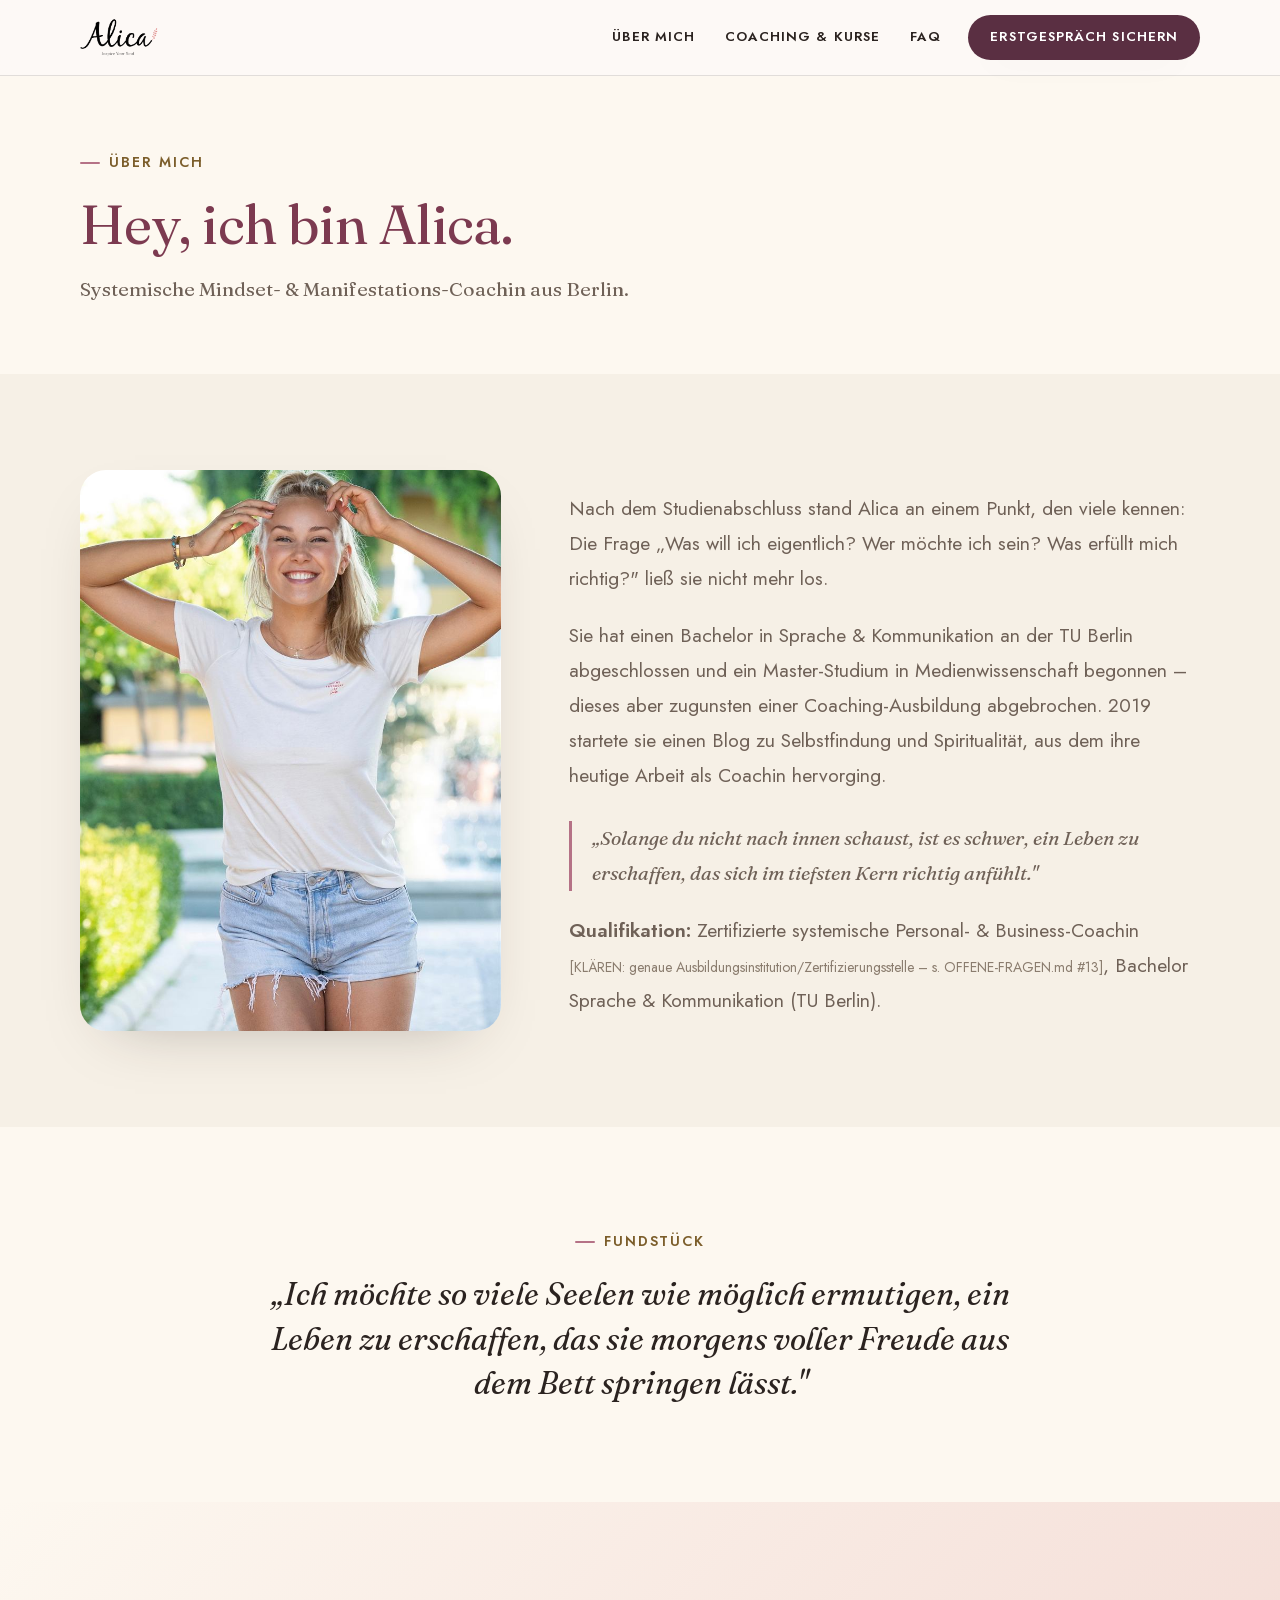
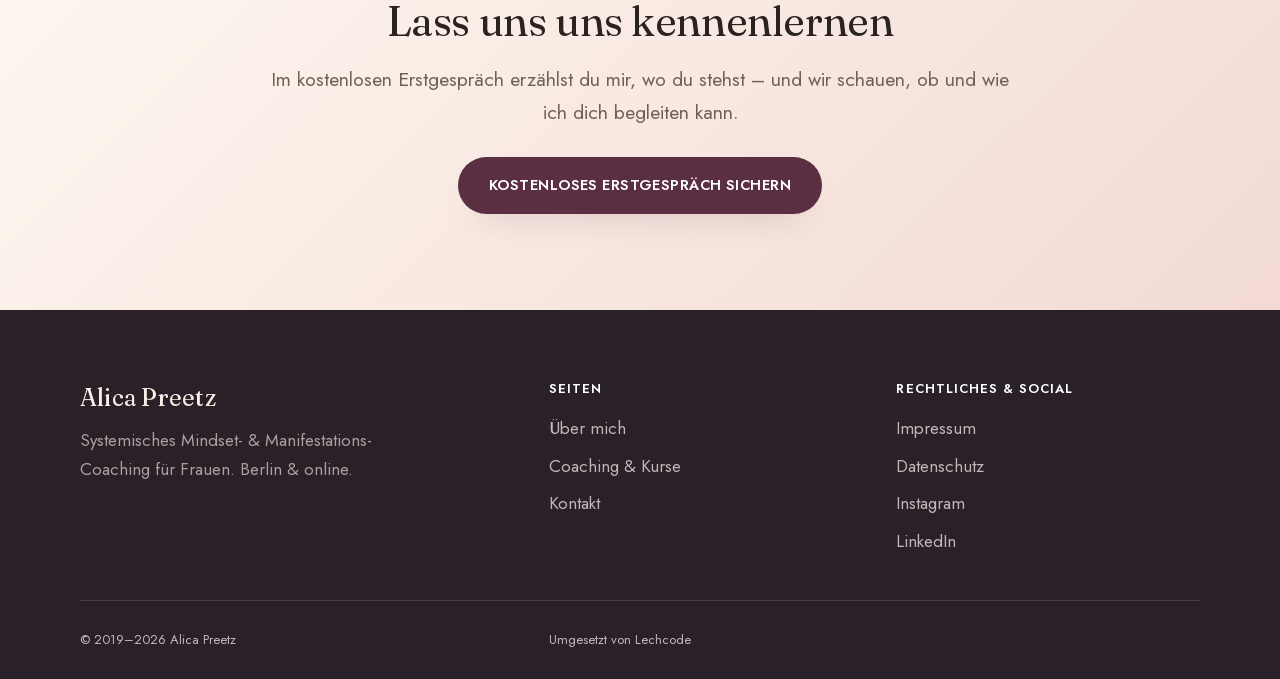
<file: ueber-mich.html>
<!DOCTYPE html>
<!-- ALICA PREETZ · Über mich · Token-Block synchron zu index.html (s. CLAUDE.md „Sync-Hinweis") -->
<html lang="de">
<head>
<meta charset="UTF-8" />
<meta name="viewport" content="width=device-width, initial-scale=1.0" />
<script>document.documentElement.classList.add('js');if(location.search.indexOf('foto')>-1)document.documentElement.classList.add('foto');</script>
<meta name="robots" content="noindex, nofollow" />
<title>Über Alica | Systemische Mindset &amp; Manifestation Coachin</title>
<meta name="description" content="Vom Studienabschluss zur systemischen Coachin: der Weg von Alica Preetz – und warum sie Frauen dabei begleitet, ihr authentisches Leben zu erschaffen." />
<meta property="og:title" content="Über Alica Preetz" />
<meta property="og:description" content="Der Weg von Alica Preetz zur systemischen Mindset- &amp; Manifestations-Coachin." />
<meta property="og:type" content="website" />
<meta property="og:locale" content="de_DE" />
<meta property="og:url" content="https://lechcode.github.io/alica-preetz-vorschau/ueber-mich.html" />
<meta property="og:image" content="https://lechcode.github.io/alica-preetz-vorschau/assets/og-card.jpg" />
<meta property="og:image:width" content="1200" />
<meta property="og:image:height" content="630" />
<meta name="theme-color" content="#f6f0e6" />
<link rel="icon" href="data:image/svg+xml,%3Csvg xmlns='http://www.w3.org/2000/svg' viewBox='0 0 64 64'%3E%3Crect width='64' height='64' rx='16' fill='%23f6f0e6'/%3E%3Ctext x='32' y='42' font-family='Georgia,serif' font-size='30' font-style='italic' text-anchor='middle' fill='%237c3a50'%3EA%3C/text%3E%3C/svg%3E" />
<link rel="preload" href="assets/fonts/fraunces-400-latin.woff2" as="font" type="font/woff2" crossorigin>
<link rel="preload" href="assets/fonts/jost-400-latin.woff2" as="font" type="font/woff2" crossorigin>
<link rel="stylesheet" href="assets/fonts.css">
<style>
:root{
  /* ═ Sanfte Autorität — Elfenbein · Pflaume · Altgold · Rosé (identisch auf allen Seiten) ═ */
  --paper:#f6f0e6; --paper-2:#efe6d7; --card:#fdf8f0; --card-2:#f3ead6; --sand:#e7dcc8; --sand-soft:#efe6d5;
  --ink:#2b2320; --ink-soft:#6f6157; --ink-faint:#8a7c6e;
  --clay:#b57286; --clay-text:#7c3a50; --clay-btn:#5a2f42; --clay-btn-hover:#452232;
  --rose:#b57286; --rose-text:#7c3a50; --rose-btn:#5a2f42; --rose-btn-hover:#452232;
  --gold:#b98f43; --gold-deep:#7c5e2b; --night:#2a2028;
  --line:rgba(43,35,32,.13); --line-soft:rgba(43,35,32,.07);
  --serif:"Fraunces","Fraunces Fallback",Georgia,serif; --sans:"Jost","Jost Fallback",Arial,-apple-system,sans-serif;
  --step--1:clamp(13px,.3vw + 12.2px,14px); --step-0:clamp(16px,.35vw + 15.2px,17px);
  --step-1:clamp(18px,.5vw + 16.6px,19.5px); --step-2:clamp(21px,.9vw + 18.6px,24px);
  --step-3:clamp(24px,1.6vw + 19px,31px); --step-4:clamp(29px,2.8vw + 21px,42px); --step-5:clamp(34px,4.6vw + 20px,56px);
  --lh-body:1.7; --lh-relaxed:1.8; --lh-snug:1.1;
  --space-1:clamp(8px,1vw,12px); --space-2:clamp(14px,1.6vw,18px); --space-3:clamp(20px,2.4vw,28px);
  --space-4:clamp(30px,3.8vw,44px); --space-5:clamp(44px,5.6vw,68px); --space-6:clamp(58px,7.5vw,100px);
  --radius:14px; --radius-lg:26px; --radius-pill:999px; --nav-h:76px;
  --shadow-soft:0 16px 36px -22px rgba(90,47,66,.42);
  --shadow-card:0 24px 60px -34px rgba(43,35,32,.34);
  --ease:cubic-bezier(.22,.61,.36,1); --focus:0 0 0 3px rgba(90,47,66,.42);
}
*{margin:0;padding:0;box-sizing:border-box;}
html{scroll-behavior:smooth;scroll-padding-top:calc(var(--nav-h) + 14px);}
@media (prefers-reduced-motion: reduce){html{scroll-behavior:auto;}}
body{background:var(--paper);color:var(--ink);font-family:var(--sans);font-size:var(--step-0);line-height:var(--lh-body);-webkit-font-smoothing:antialiased;overflow-x:clip;}
h1,h2,h3{font-family:var(--serif);font-optical-sizing:auto;font-weight:400;line-height:var(--lh-snug);letter-spacing:-.01em;color:var(--ink);text-wrap:balance;}
p{max-width:62ch;}
a{color:var(--rose-text);text-decoration:none;}
a:hover{text-decoration:underline;text-underline-offset:3px;}
img,svg,picture{display:block;max-width:100%;}
:focus-visible{outline:none;box-shadow:var(--focus);border-radius:6px;}
.wrap{width:min(1120px,92vw);margin-inline:auto;}
section{padding:var(--space-6) 0;position:relative;}
.eyebrow{font-family:var(--sans);font-weight:700;font-size:var(--step--1);letter-spacing:.14em;text-transform:uppercase;color:var(--gold-deep);display:inline-flex;align-items:center;gap:9px;}
.eyebrow::before{content:"";width:20px;height:2px;border-radius:2px;background:var(--rose);flex:none;}
.skip{position:absolute;left:-9999px;top:0;background:var(--night);color:var(--paper);padding:12px 20px;border-radius:0 0 12px 0;z-index:200;font-weight:700;}
.skip:focus{left:0;}
.alt{background:var(--card);}
.btn{display:inline-flex;align-items:center;justify-content:center;gap:8px;padding:15px 30px;border-radius:var(--radius-pill);font-family:var(--sans);font-weight:700;font-size:14.5px;letter-spacing:.03em;text-transform:uppercase;transition:transform .25s var(--ease),background .25s var(--ease),color .25s var(--ease);border:1.5px solid transparent;}
.btn-primary{background:var(--rose-btn);color:#fff;box-shadow:var(--shadow-soft);}
.btn-primary:hover{background:var(--rose-btn-hover);transform:translateY(-2px);}

.nav{position:fixed;inset:0 0 auto 0;height:var(--nav-h);z-index:100;display:flex;align-items:center;background:rgba(253,249,246,.94);backdrop-filter:blur(12px);-webkit-backdrop-filter:blur(12px);border-bottom:1px solid var(--line);}
.nav .wrap{display:flex;align-items:center;gap:var(--space-3);}
.brand img{height:40px;width:auto;display:block;}
.nav-links{display:flex;gap:clamp(16px,2vw,30px);margin-left:auto;align-items:center;}
.nav-links a{font-family:var(--sans);color:var(--ink);font-weight:700;font-size:13.5px;letter-spacing:.08em;text-transform:uppercase;padding:8px 2px;}
.nav-links a:hover{color:var(--rose-text);text-decoration:none;}
.nav-cta{background:var(--rose-btn);color:#fff !important;padding:11px 22px !important;border-radius:var(--radius-pill);box-shadow:var(--shadow-soft);}
.nav-cta:hover{background:var(--rose-btn-hover);}
.burger{display:none;margin-left:auto;background:none;border:1px solid var(--line);border-radius:12px;width:46px;height:46px;cursor:pointer;align-items:center;justify-content:center;flex-direction:column;gap:5px;}
.burger span{width:20px;height:2px;background:var(--ink);border-radius:2px;}
@media (max-width:900px){
  .nav-links{display:none;position:fixed;inset:0;background:var(--paper);flex-direction:column;justify-content:center;align-items:center;gap:26px;}
  .nav-links a{font-size:20px;}
  .menu-open .nav-links{display:flex;}
  .burger{display:flex;z-index:110;}
}

.page-hero{background:var(--card);padding-top:calc(var(--nav-h) + var(--space-5));padding-bottom:var(--space-5);}
.page-hero h1{color:var(--rose-text);font-size:var(--step-5);margin-top:var(--space-2);}
.lead-soft{color:var(--ink-soft);font-family:var(--serif);font-size:var(--step-1);margin-top:var(--space-2);}

.narrow-grid{display:grid;grid-template-columns:.8fr 1.2fr;gap:var(--space-5);align-items:start;}
.narrow-grid figure{border-radius:var(--radius-lg);overflow:hidden;box-shadow:var(--shadow-card);aspect-ratio:3/4;position:sticky;top:calc(var(--nav-h) + 20px);}
.narrow-grid img{width:100%;height:100%;object-fit:cover;object-position:50% 8%;}
.narrow-grid p{color:var(--ink-soft);font-size:var(--step-1);line-height:var(--lh-relaxed);margin-top:1.1em;}
.quote{font-family:var(--serif);font-style:italic;font-size:var(--step-2);color:var(--rose-text);margin-top:var(--space-3) !important;line-height:1.45;border-left:3px solid var(--rose);padding-left:20px;}
@media (max-width:850px){.narrow-grid{grid-template-columns:1fr;}.narrow-grid figure{position:static;max-width:380px;margin-inline:auto;}}

.fundstueck{font-family:var(--serif);font-style:italic;font-size:var(--step-3);line-height:1.45;color:var(--ink);}

.cta-band{background:linear-gradient(135deg,var(--card) 0%,#f3dad4 100%);text-align:center;}
.cta-band h2{font-size:var(--step-4);}
.cta-band p{color:var(--ink-soft);margin:var(--space-2) auto 0;font-size:var(--step-1);}
.cta-band .btn{margin-top:var(--space-3);}

.site-footer{background:var(--night);color:rgba(253,249,246,.7);padding:var(--space-5) 0 var(--space-3);}
.site-footer .wrap{display:grid;grid-template-columns:1.4fr 1fr 1fr;gap:var(--space-4);}
.site-footer .f-brand{font-family:var(--serif);font-size:24px;color:#f6f0e6;letter-spacing:.01em;margin-bottom:8px;}
.site-footer h4{color:#fff;font-family:var(--sans);font-size:13px;letter-spacing:.08em;text-transform:uppercase;margin-bottom:14px;}
.site-footer ul{list-style:none;display:flex;flex-direction:column;gap:9px;}
.site-footer a{color:rgba(253,249,246,.7);}
.site-footer a:hover{color:var(--gold);}
.foot-bottom{border-top:1px solid rgba(253,249,246,.14);margin-top:var(--space-4);padding-top:var(--space-3);display:flex;justify-content:space-between;flex-wrap:wrap;gap:10px;font-size:13px;}
@media (max-width:700px){.site-footer .wrap{grid-template-columns:1fr;}}

.js .reveal{opacity:0;transform:translateY(18px);transition:opacity .5s var(--ease),transform .5s var(--ease);}
.js .reveal.in{opacity:1;transform:none;}
.foto .reveal{opacity:1 !important;transform:none !important;}
@media (prefers-reduced-motion: reduce){.reveal{opacity:1 !important;transform:none !important;transition:none !important;}}
</style>
</head>
<body>
<a class="skip" href="#main">Zum Inhalt springen</a>

<nav class="nav" id="nav">
  <div class="wrap">
    <a class="brand" href="index.html"><img src="assets/logo.png?v=2" alt="Alica Preetz — Inspire Your Soul" width="320" height="165"></a>
    <div class="nav-links" id="navLinks">
      <a href="ueber-mich.html">Über mich</a>
      <a href="coaching.html">Coaching &amp; Kurse</a>
      <a href="index.html#faq">FAQ</a>
      <a href="kontakt.html" class="nav-cta">Erstgespräch sichern</a>
    </div>
    <button class="burger" id="burger" aria-expanded="false" aria-controls="navLinks" aria-label="Menü öffnen"><span></span><span></span><span></span></button>
  </div>
</nav>

<main id="main">
  <section class="page-hero">
    <div class="wrap">
      <span class="eyebrow">Über mich</span>
      <h1>Hey, ich bin Alica.</h1>
      <p class="lead-soft">Systemische Mindset- &amp; Manifestations-Coachin aus Berlin.</p>
    </div>
  </section>

  <section class="reveal">
    <div class="wrap narrow-grid">
      <figure>
        <img src="assets/portrait-800.jpg" srcset="assets/portrait-400.jpg 400w, assets/portrait-800.jpg 800w, assets/portrait-1600.jpg 1600w" sizes="(max-width:850px) 80vw, 34vw" alt="Alica Preetz lachend im sonnigen Garten" width="800" height="1266" loading="lazy" decoding="async">
      </figure>
      <div>
        <p>Nach dem Studienabschluss stand Alica an einem Punkt, den viele kennen: Die Frage „Was will ich eigentlich? Wer möchte ich sein? Was erfüllt mich richtig?" ließ sie nicht mehr los.</p>
        <p>Sie hat einen Bachelor in Sprache &amp; Kommunikation an der TU Berlin abgeschlossen und ein Master-Studium in Medienwissenschaft begonnen – dieses aber zugunsten einer Coaching-Ausbildung abgebrochen. 2019 startete sie einen Blog zu Selbstfindung und Spiritualität, aus dem ihre heutige Arbeit als Coachin hervorging.</p>
        <p class="quote">„Solange du nicht nach innen schaust, ist es schwer, ein Leben zu erschaffen, das sich im tiefsten Kern richtig anfühlt."</p>
        <p><strong>Qualifikation:</strong> Zertifizierte systemische Personal- &amp; Business-Coachin <span style="color:var(--ink-faint);font-size:14px">[KLÄREN: genaue Ausbildungsinstitution/Zertifizierungsstelle – s. OFFENE-FRAGEN.md #13]</span>, Bachelor Sprache &amp; Kommunikation (TU Berlin).</p>
      </div>
    </div>
  </section>

  <section class="alt reveal">
    <div class="wrap" style="max-width:760px;margin-inline:auto;text-align:center">
      <span class="eyebrow" style="justify-content:center">Fundstück</span>
      <p class="fundstueck" style="margin-top:18px">„Ich möchte so viele Seelen wie möglich ermutigen, ein Leben zu erschaffen, das sie morgens voller Freude aus dem Bett springen lässt."</p>
    </div>
  </section>

  <section class="cta-band reveal">
    <div class="wrap">
      <h2>Lass uns uns kennenlernen</h2>
      <p>Im kostenlosen Erstgespräch erzählst du mir, wo du stehst – und wir schauen, ob und wie ich dich begleiten kann.</p>
      <a class="btn btn-primary" href="kontakt.html">Kostenloses Erstgespräch sichern</a>
    </div>
  </section>
</main>

<footer class="site-footer">
  <div class="wrap">
    <div><div class="f-brand">Alica Preetz</div><p style="margin-top:6px;max-width:34ch;color:rgba(246,240,230,.62)">Systemisches Mindset- &amp; Manifestations-Coaching für Frauen. Berlin &amp; online.</p></div>
    <div><h4>Seiten</h4><ul><li><a href="ueber-mich.html">Über mich</a></li><li><a href="coaching.html">Coaching &amp; Kurse</a></li><li><a href="kontakt.html">Kontakt</a></li></ul></div>
    <div><h4>Rechtliches &amp; Social</h4><ul><li><a href="impressum.html">Impressum</a></li><li><a href="datenschutz.html">Datenschutz</a></li><li><a href="https://www.instagram.com/alicapreetz/" rel="noopener">Instagram</a></li><li><a href="https://www.linkedin.com/in/alica-preetz/" rel="noopener">LinkedIn</a></li></ul></div>
  </div>
  <div class="wrap foot-bottom"><span>© 2019–2026 Alica Preetz</span><span>Umgesetzt von <a href="https://lechcode.de" rel="noopener">Lechcode</a></span></div>
</footer>

<script>
(function(){
  var burger=document.getElementById('burger');
  burger.addEventListener('click',function(){
    var open=document.body.classList.toggle('menu-open');
    burger.setAttribute('aria-expanded',open?'true':'false');
  });
  document.getElementById('navLinks').addEventListener('click',function(e){
    if(e.target.tagName==='A'){document.body.classList.remove('menu-open');burger.setAttribute('aria-expanded','false');}
  });
  var reduce=window.matchMedia('(prefers-reduced-motion: reduce)').matches;
  var reveals=document.querySelectorAll('.reveal');
  if(reduce||!('IntersectionObserver' in window)){reveals.forEach(function(el){el.classList.add('in');});}
  else{
    var io=new IntersectionObserver(function(entries){entries.forEach(function(entry){if(entry.isIntersecting){entry.target.classList.add('in');io.unobserve(entry.target);}});},{threshold:.12});
    reveals.forEach(function(el){io.observe(el);});
  }
})();
</script>
</body>
</html>
</file>
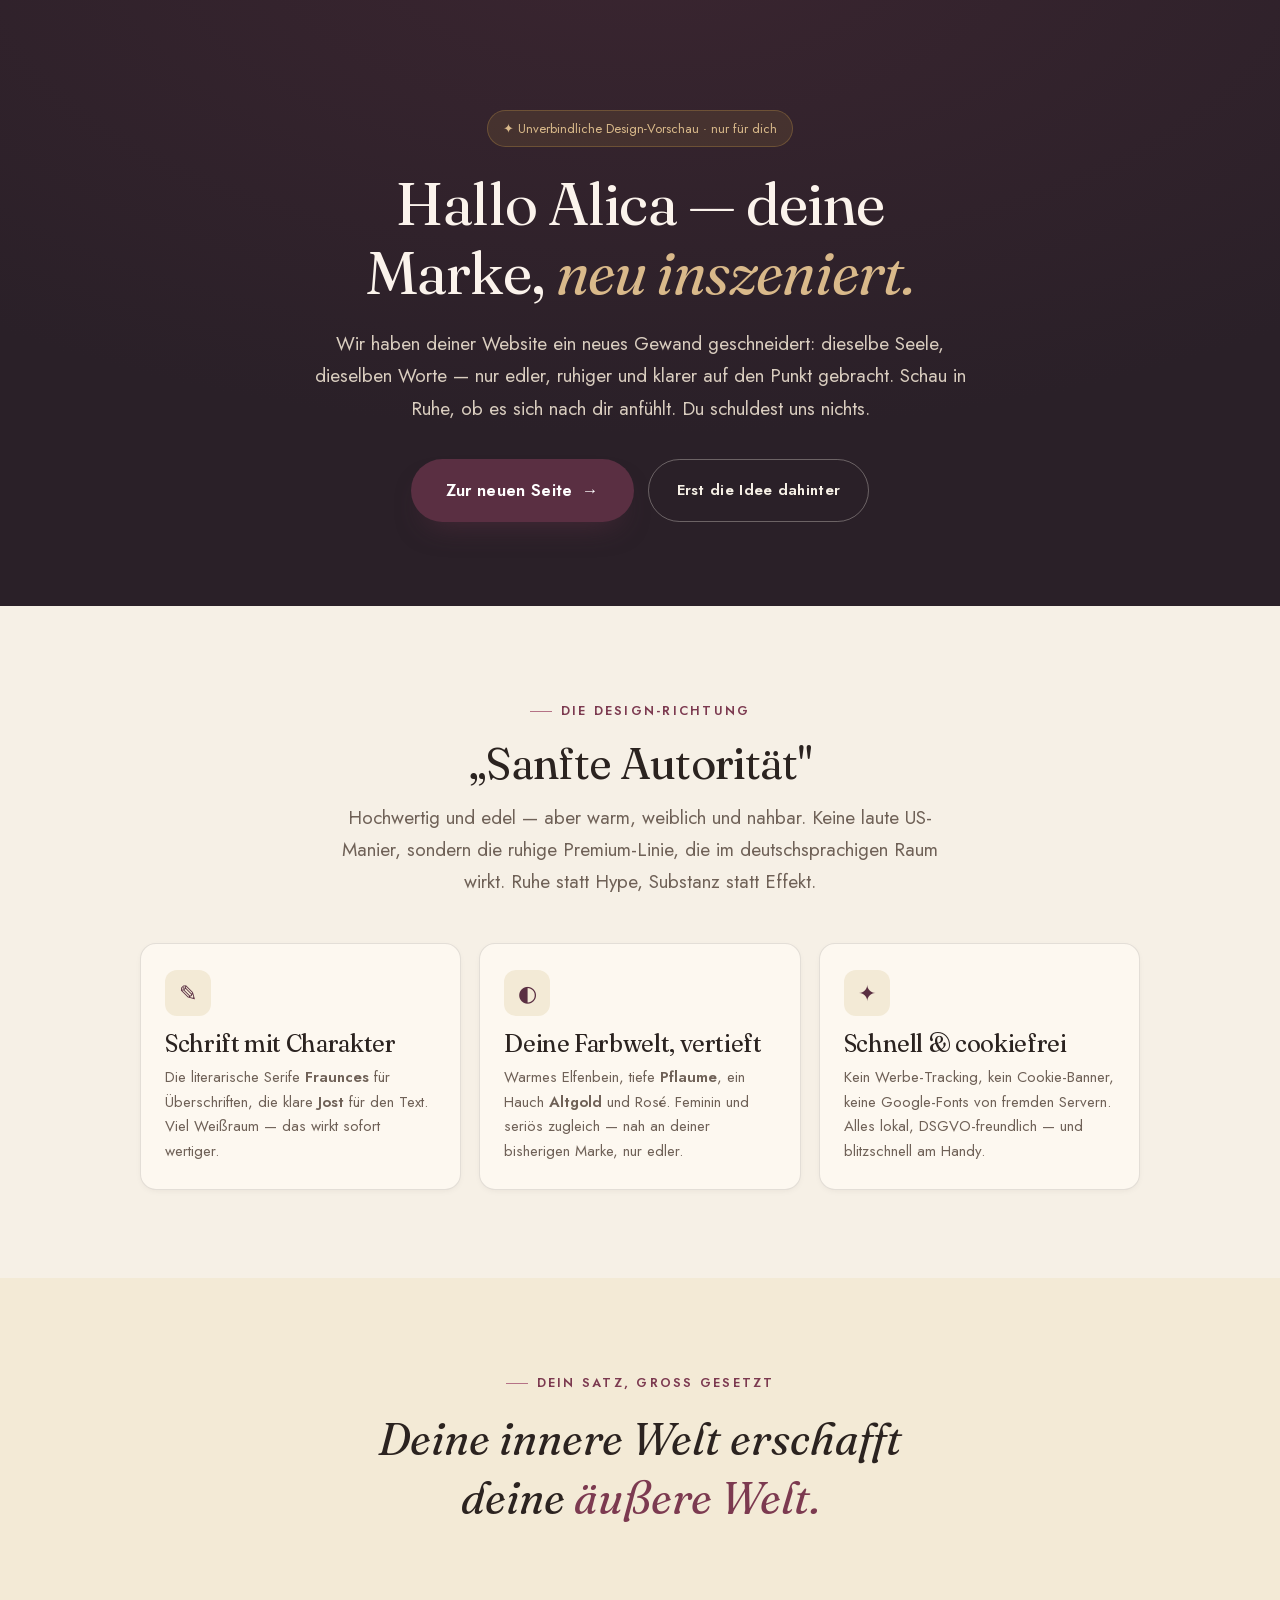
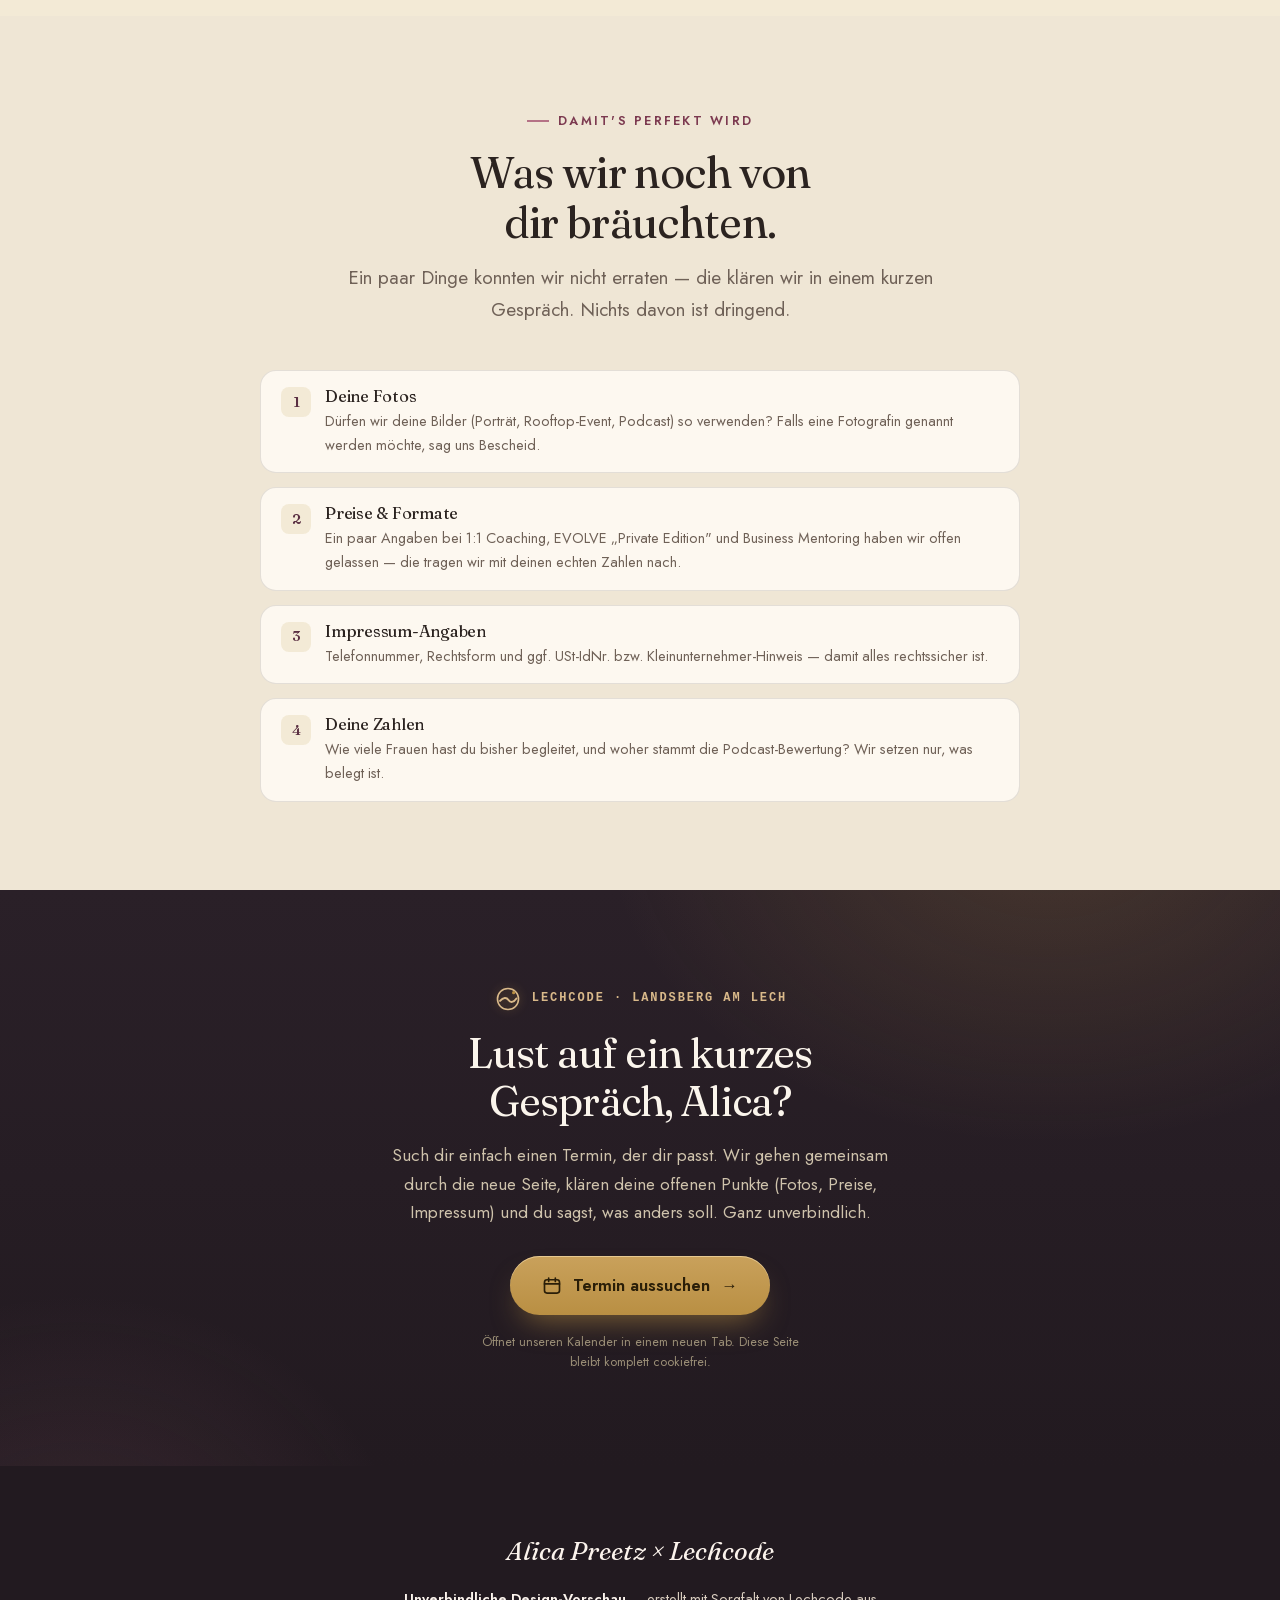
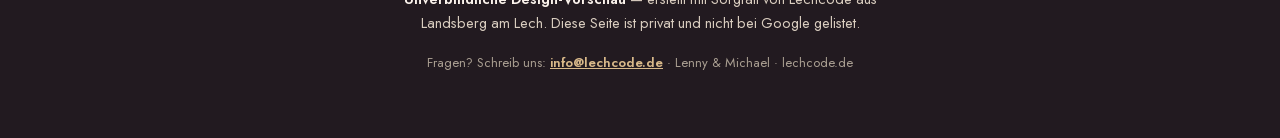
<file: vorschau.html>
<!DOCTYPE html>
<!-- vorschau.html — Lechcode-Enthüllungsseite für Alica Preetz (Redesign „Sanfte Autorität"). Du-Form, persönlich, kein Druck. noindex. -->
<html lang="de">
<head>
  <meta charset="UTF-8" />
  <meta name="viewport" content="width=device-width, initial-scale=1.0" />
  <script>document.documentElement.classList.add('js');</script>
  <meta name="robots" content="noindex, nofollow" />
  <title>Für Alica — eine neue Design-Richtung für deine Website</title>
  <meta name="description" content="Eine unverbindliche Design-Vorschau für alica-preetz.de — dieselbe Marke, edler & klarer inszeniert. Ein Vorschlag von Lechcode." />
  <meta property="og:title" content="Für Alica — deine Website, neu gedacht" />
  <meta property="og:description" content="Schau dir die neue Design-Richtung an: edel, warm, feminin — cookiefrei und blitzschnell. Unverbindlich, von Lechcode." />
  <meta property="og:type" content="website" />
  <meta property="og:locale" content="de_DE" />
  <meta property="og:url" content="https://lechcode.github.io/alica-preetz-vorschau/vorschau.html" />
  <meta property="og:image" content="https://lechcode.github.io/alica-preetz-vorschau/assets/og-vorschau.jpg" />
  <meta property="og:image:width" content="1200" />
  <meta property="og:image:height" content="630" />
  <meta name="theme-color" content="#2a2028" />
  <link rel="icon" href="data:image/svg+xml,%3Csvg xmlns='http://www.w3.org/2000/svg' viewBox='0 0 64 64'%3E%3Crect width='64' height='64' rx='16' fill='%232a2028'/%3E%3Ctext x='32' y='44' font-family='Georgia,serif' font-size='34' font-style='italic' text-anchor='middle' fill='%23e0b6c4'%3EA%3C/text%3E%3C/svg%3E" />
  <link rel="stylesheet" href="assets/fonts.css">
  <style>
  :root{
    --paper:#f6f0e6; --card:#fdf8f0; --sand:#efe6d5; --sand-2:#f3ead6;
    --plum:#5a2f42; --plum-deep:#452232; --plum-text:#7c3a50; --rose:#b57286;
    --gold:#b98f43; --gold-soft:#d9b98a; --night:#2a2028; --night-2:#221a20;
    --ink:#2b2320; --ink-soft:#6f6157; --ink-faint:#8a7c6e;
    --bone:#f6f0e6; --bone-dim:#d9cdbf; --bone-faint:#a99e91;
    --line-l:rgba(43,35,32,.12); --line-d:rgba(246,240,230,.16);
    --serif:"Fraunces","Fraunces Fallback",Georgia,serif;
    --sans:"Jost","Jost Fallback",Arial,-apple-system,sans-serif;
    --radius:16px; --radius-lg:24px; --radius-sm:11px; --radius-pill:999px;
    --s5:clamp(33px,5vw + 16px,60px); --s4:clamp(29px,3.4vw + 18px,44px);
    --s3:clamp(23px,2vw + 17px,31px); --s2:clamp(20px,1vw + 17px,24px); --s1:clamp(17px,.5vw + 15.5px,19px);
    --ease:cubic-bezier(.22,.61,.36,1);
    --focus:0 0 0 3px rgba(90,47,66,.5); --focus-d:0 0 0 3px rgba(217,185,138,.55);
  }
  *{margin:0;padding:0;box-sizing:border-box;}
  html{scroll-behavior:smooth;-webkit-text-size-adjust:100%;}
  @media (prefers-reduced-motion:reduce){html{scroll-behavior:auto;}}
  body{background:var(--paper);color:var(--ink);font-family:var(--sans);line-height:1.64;-webkit-font-smoothing:antialiased;overflow-x:hidden;}
  h1,h2,h3{font-family:var(--serif);font-optical-sizing:auto;font-weight:400;line-height:1.14;letter-spacing:-.015em;text-wrap:balance;}
  a{color:inherit;} img,svg{display:block;max-width:100%;}
  .wrap{width:min(1000px,92vw);margin-inline:auto;}
  .narrow{width:min(760px,92vw);margin-inline:auto;}
  section{padding:clamp(48px,7vw,88px) 0;position:relative;}
  .eyebrow{font-weight:600;font-size:12.5px;letter-spacing:.18em;text-transform:uppercase;color:var(--plum-text);display:inline-flex;align-items:center;gap:9px;margin-bottom:16px;}
  .eyebrow::before{content:"";width:22px;height:1.5px;background:var(--rose);}
  .dark .eyebrow{color:var(--gold-soft);} .dark .eyebrow::before{background:var(--gold);}
  .btn{display:inline-flex;align-items:center;gap:9px;cursor:pointer;border:1.5px solid transparent;background:var(--plum);color:#fff;font-family:var(--sans);font-weight:600;font-size:15px;letter-spacing:.02em;padding:15px 28px;border-radius:var(--radius-pill);box-shadow:0 16px 30px -16px rgba(90,47,66,.7);transition:transform .25s var(--ease),background .25s var(--ease);text-decoration:none;}
  .btn:hover{transform:translateY(-2px);background:var(--plum-deep);}
  .btn .arr{transition:transform .25s var(--ease);} .btn:hover .arr{transform:translateX(4px);}
  .btn-big{font-size:16.5px;padding:17px 34px;}
  .ghost{background:transparent;border-color:rgba(246,240,230,.32);color:var(--bone);box-shadow:none;}
  .ghost:hover{background:rgba(246,240,230,.08);}

  /* Hero */
  .hero{background:radial-gradient(120% 120% at 50% -10%,#3a2530,var(--night) 68%);color:var(--bone);text-align:center;padding:clamp(60px,9vw,110px) 0 clamp(48px,7vw,84px);}
  .hero .badge{display:inline-flex;align-items:center;gap:8px;font-size:13px;color:var(--gold-soft);background:rgba(185,143,67,.14);border:1px solid rgba(185,143,67,.34);padding:7px 15px;border-radius:var(--radius-pill);margin-bottom:22px;}
  .hero h1{font-size:var(--s5);color:#fbf3ec;max-width:19ch;margin:0 auto;}
  .hero h1 em{font-style:italic;color:var(--gold-soft);}
  .hero p{font-size:var(--s1);color:var(--bone-dim);max-width:56ch;margin:22px auto 0;line-height:1.7;}
  .hero .cta{margin-top:34px;display:flex;gap:14px;justify-content:center;flex-wrap:wrap;}

  .sec-head{text-align:center;max-width:62ch;margin:0 auto clamp(28px,4vw,44px);}
  .sec-head h2{font-size:var(--s4);}
  .sec-head p{font-size:var(--s1);color:var(--ink-soft);margin-top:14px;line-height:1.7;}
  .sand{background:var(--sand);}

  /* Cards */
  .cards{display:grid;grid-template-columns:repeat(3,1fr);gap:18px;}
  .card{background:var(--card);border:1px solid var(--line-l);border-radius:var(--radius);padding:26px 24px;box-shadow:0 2px 8px -4px rgba(43,35,32,.12);}
  .card .ic{display:inline-grid;place-items:center;width:46px;height:46px;border-radius:12px;background:var(--sand-2);color:var(--plum);font-size:22px;margin-bottom:14px;}
  .card h3{font-size:var(--s2);margin-bottom:8px;}
  .card p{font-size:15px;color:var(--ink-soft);}

  /* Was wir noch brauchen */
  .checklist{list-style:none;max-width:760px;margin:0 auto;display:flex;flex-direction:column;gap:14px;}
  .checklist li{display:flex;gap:14px;align-items:flex-start;background:var(--card);border:1px solid var(--line-l);border-radius:var(--radius);padding:16px 20px;}
  .checklist .ic{flex:none;width:30px;height:30px;border-radius:8px;background:var(--sand-2);color:var(--plum);display:grid;place-items:center;font-size:15px;font-weight:600;font-family:var(--serif);}
  .checklist h3{font-size:16.5px;margin-bottom:3px;} .checklist p{font-size:14.5px;color:var(--ink-soft);}

  .quoteband{background:var(--sand-2);text-align:center;}
  .quoteband p{font-family:var(--serif);font-style:italic;font-size:var(--s4);line-height:1.34;color:var(--ink);max-width:22ch;margin:0 auto;}
  .quoteband p b{font-style:italic;font-weight:400;color:var(--plum-text);}

  footer{background:var(--night-2);color:var(--bone-dim);text-align:center;padding:clamp(40px,6vw,64px) 0;}
  footer .mono{font-family:var(--serif);font-style:italic;font-size:26px;color:#fbf3ec;margin-bottom:14px;}
  footer p{font-size:14.5px;max-width:60ch;margin:0 auto;line-height:1.7;}
  footer .soft{color:var(--bone-faint);font-size:13px;margin-top:16px;}
  footer a{color:var(--gold-soft);font-weight:600;}

  a:focus-visible,.btn:focus-visible{outline:none;box-shadow:var(--focus);border-radius:var(--radius-pill);}
  .dark a:focus-visible,.hero a:focus-visible,footer a:focus-visible{box-shadow:var(--focus-d);}
  @media (max-width:760px){ .cards{grid-template-columns:1fr;} }
  </style>
</head>
<body>

  <!-- 1 · BEGRÜSSUNG -->
  <section class="hero">
    <div class="wrap">
      <span class="badge">✦ Unverbindliche Design-Vorschau · nur für dich</span>
      <h1>Hallo Alica — deine Marke, <em>neu inszeniert.</em></h1>
      <p>Wir haben deiner Website ein neues Gewand geschneidert: dieselbe Seele, dieselben Worte — nur edler, ruhiger und klarer auf den Punkt gebracht. Schau in Ruhe, ob es sich nach dir anfühlt. Du schuldest uns nichts.</p>
      <div class="cta">
        <a class="btn btn-big" href="index.html" target="_blank" rel="noopener">Zur neuen Seite <span class="arr">→</span></a>
        <a class="btn ghost" href="#idee">Erst die Idee dahinter</a>
      </div>
    </div>
  </section>

  <!-- 2 · DIE IDEE -->
  <section id="idee">
    <div class="wrap">
      <div class="sec-head">
        <span class="eyebrow" style="justify-content:center;">Die Design-Richtung</span>
        <h2>„Sanfte Autorität"</h2>
        <p>Hochwertig und edel — aber warm, weiblich und nahbar. Keine laute US-Manier, sondern die ruhige Premium-Linie, die im deutschsprachigen Raum wirkt. Ruhe statt Hype, Substanz statt Effekt.</p>
      </div>
      <div class="cards">
        <div class="card">
          <span class="ic">✎</span>
          <h3>Schrift mit Charakter</h3>
          <p>Die literarische Serife <b>Fraunces</b> für Überschriften, die klare <b>Jost</b> für den Text. Viel Weißraum — das wirkt sofort wertiger.</p>
        </div>
        <div class="card">
          <span class="ic">◐</span>
          <h3>Deine Farbwelt, vertieft</h3>
          <p>Warmes Elfenbein, tiefe <b>Pflaume</b>, ein Hauch <b>Altgold</b> und Rosé. Feminin und seriös zugleich — nah an deiner bisherigen Marke, nur edler.</p>
        </div>
        <div class="card">
          <span class="ic">✦</span>
          <h3>Schnell &amp; cookiefrei</h3>
          <p>Kein Werbe-Tracking, kein Cookie-Banner, keine Google-Fonts von fremden Servern. Alles lokal, DSGVO-freundlich — und blitzschnell am Handy.</p>
        </div>
      </div>
    </div>
  </section>

  <!-- 3 · PHILOSOPHIE-BAND -->
  <section class="quoteband">
    <div class="wrap">
      <span class="eyebrow" style="justify-content:center;">Dein Satz, groß gesetzt</span>
      <p>Deine innere Welt erschafft deine <b>äußere Welt.</b></p>
    </div>
  </section>

  <!-- 4 · WAS WIR NOCH BRÄUCHTEN -->
  <section class="sand">
    <div class="narrow">
      <div class="sec-head">
        <span class="eyebrow" style="justify-content:center;">Damit's perfekt wird</span>
        <h2>Was wir noch von dir bräuchten.</h2>
        <p>Ein paar Dinge konnten wir nicht erraten — die klären wir in einem kurzen Gespräch. Nichts davon ist dringend.</p>
      </div>
      <ul class="checklist">
        <li><span class="ic">1</span><div><h3>Deine Fotos</h3><p>Dürfen wir deine Bilder (Porträt, Rooftop-Event, Podcast) so verwenden? Falls eine Fotografin genannt werden möchte, sag uns Bescheid.</p></div></li>
        <li><span class="ic">2</span><div><h3>Preise &amp; Formate</h3><p>Ein paar Angaben bei 1:1 Coaching, EVOLVE „Private Edition" und Business Mentoring haben wir offen gelassen — die tragen wir mit deinen echten Zahlen nach.</p></div></li>
        <li><span class="ic">3</span><div><h3>Impressum-Angaben</h3><p>Telefonnummer, Rechtsform und ggf. USt-IdNr. bzw. Kleinunternehmer-Hinweis — damit alles rechtssicher ist.</p></div></li>
        <li><span class="ic">4</span><div><h3>Deine Zahlen</h3><p>Wie viele Frauen hast du bisher begleitet, und woher stammt die Podcast-Bewertung? Wir setzen nur, was belegt ist.</p></div></li>
      </ul>
    </div>
  </section>

  <!-- ╭─ LECHCODE · Termin buchen — cookiefrei: Button öffnet die Google-Terminseite in neuem Tab (keine externen Skripte/Cookies auf dieser Seite) ─╮ -->
  <style>
    .lcbook{background:radial-gradient(58vmax 42vmax at 82% -12%,rgba(185,143,67,.20),transparent 60%),radial-gradient(46vmax 40vmax at 6% 120%,rgba(181,114,134,.14),transparent 56%),linear-gradient(180deg,#2a2028,#221a20);color:#f4ecdc;text-align:center;padding:clamp(54px,8vw,94px) clamp(20px,5vw,32px);font-family:"Jost","Jost Fallback",-apple-system,Arial,sans-serif;}
    .lcbook *{box-sizing:border-box;}
    .lcbook-in{width:min(600px,100%);margin-inline:auto;}
    .lcbook-eyebrow{display:inline-flex;align-items:center;gap:9px;font-family:ui-monospace,"SF Mono",Menlo,monospace;font-size:12px;font-weight:600;letter-spacing:.16em;text-transform:uppercase;color:#d9b98a;margin-bottom:16px;}
    .lcbook-mark{width:30px;height:30px;flex:none;filter:drop-shadow(0 0 5px rgba(185,143,67,.45));}
    .lcbook-h{font-family:"Fraunces","Fraunces Fallback",Georgia,serif;font-weight:400;font-size:clamp(27px,4vw,42px);line-height:1.14;letter-spacing:-.02em;color:#fbf5ec;margin:0;}
    .lcbook-p{font-size:clamp(15px,.5vw + 14px,17px);line-height:1.66;color:#cfc3ac;max-width:52ch;margin:16px auto 0;}
    .lcbook-btn{display:inline-flex;align-items:center;justify-content:center;gap:11px;margin-top:30px;text-decoration:none;cursor:pointer;border:0;background:linear-gradient(180deg,#c9a15b,#b98f43);color:#2a1e08;font-weight:700;font-size:16.5px;padding:16px 32px;border-radius:999px;min-height:52px;box-shadow:inset 0 1px 0 rgba(255,235,190,.55),0 16px 30px -12px rgba(185,143,67,.6);transition:transform .26s cubic-bezier(.22,.61,.36,1),box-shadow .26s;}
    .lcbook-btn:hover{transform:translateY(-2px);box-shadow:inset 0 1px 0 rgba(255,235,190,.55),0 22px 40px -14px rgba(185,143,67,.72);}
    .lcbook-btn:active{transform:translateY(0);}
    .lcbook-btn:focus-visible{outline:none;box-shadow:0 0 0 3px #221a20,0 0 0 6px rgba(185,143,67,.65);}
    .lcbook-btn svg{width:20px;height:20px;flex:none;}
    .lcbook-arr{transition:transform .25s cubic-bezier(.22,.61,.36,1);}
    .lcbook-btn:hover .lcbook-arr{transform:translateX(4px);}
    .lcbook-note{font-size:12.5px;line-height:1.55;color:#9a8e76;max-width:46ch;margin:18px auto 0;}
    @media (prefers-reduced-motion:reduce){.lcbook-btn,.lcbook-arr{transition:none;}}
  </style>
  <section class="lcbook" aria-labelledby="lcbook-h">
    <div class="lcbook-in">
      <span class="lcbook-eyebrow">
        <svg class="lcbook-mark" viewBox="0 0 64 64" fill="none" aria-hidden="true"><circle cx="32" cy="32" r="22.5" stroke="#d9b98a" stroke-width="3.4"/><path d="M15 36 C22 28 29 28 33 34 C37 40 44 40 50 31" stroke="#d9b98a" stroke-width="4.2" stroke-linecap="round" stroke-linejoin="round"/><circle cx="44" cy="18.5" r="3.4" fill="#b98f43"/></svg>
        Lechcode · Landsberg am Lech
      </span>
      <h2 class="lcbook-h" id="lcbook-h">Lust auf ein kurzes Gespräch, Alica?</h2>
      <p class="lcbook-p">Such dir einfach einen Termin, der dir passt. Wir gehen gemeinsam durch die neue Seite, klären deine offenen Punkte (Fotos, Preise, Impressum) und du sagst, was anders soll. Ganz unverbindlich.</p>
      <a class="lcbook-btn" href="https://calendar.google.com/calendar/appointments/schedules/AcZssZ1vusFYCV6O45i109a0J5ruEFtWCT7iFsq5t4Mb2KvQmNhdkMtlddml9dx5V2jButjV2SUGapFg?gv=true" target="_blank" rel="noopener noreferrer">
        <svg viewBox="0 0 24 24" fill="none" aria-hidden="true"><rect x="3" y="4.5" width="18" height="16" rx="3" stroke="#2a1e08" stroke-width="2"/><path d="M3 9.5h18M8 2.5v4M16 2.5v4" stroke="#2a1e08" stroke-width="2" stroke-linecap="round"/></svg>
        Termin aussuchen
        <span class="lcbook-arr" aria-hidden="true">→</span>
      </a>
      <p class="lcbook-note">Öffnet unseren Kalender in einem neuen Tab. Diese Seite bleibt komplett cookiefrei.</p>
    </div>
  </section>

  <!-- 5 · FOOTER -->
  <footer>
    <div class="narrow">
      <div class="mono">Alica Preetz × Lechcode</div>
      <p><b style="color:#fbf3ec;">Unverbindliche Design-Vorschau</b> — erstellt mit Sorgfalt von Lechcode aus Landsberg am Lech. Diese Seite ist privat und nicht bei Google gelistet.</p>
      <p class="soft">Fragen? Schreib uns: <a href="mailto:info@lechcode.de">info@lechcode.de</a> · Lenny &amp; Michael · lechcode.de</p>
    </div>
  </footer>

</body>
</html>
</file>
<file: assets/fonts.css>
/* ============================================================
   alica-preetz.de · lokal gehostete Schriften (latin + latin-ext)
   Fraunces (Display/Serif, variable opsz) · Jost (UI/Sans)
   Beide SIL Open Font License — lokal, DSGVO: keine Drittserver.
   ============================================================ */
/* latin-ext */
@font-face {
  font-family: 'Fraunces';
  font-style: italic;
  font-weight: 400;
  font-display: swap;
  src: url(fonts/fraunces-400i-latin-ext.woff2) format('woff2');
  unicode-range: U+0100-02BA, U+02BD-02C5, U+02C7-02CC, U+02CE-02D7, U+02DD-02FF, U+0304, U+0308, U+0329, U+1D00-1DBF, U+1E00-1E9F, U+1EF2-1EFF, U+2020, U+20A0-20AB, U+20AD-20C0, U+2113, U+2C60-2C7F, U+A720-A7FF;
}
/* latin */
@font-face {
  font-family: 'Fraunces';
  font-style: italic;
  font-weight: 400;
  font-display: swap;
  src: url(fonts/fraunces-400i-latin.woff2) format('woff2');
  unicode-range: U+0000-00FF, U+0131, U+0152-0153, U+02BB-02BC, U+02C6, U+02DA, U+02DC, U+0304, U+0308, U+0329, U+2000-206F, U+20AC, U+2122, U+2191, U+2193, U+2212, U+2215, U+FEFF, U+FFFD;
}
/* latin-ext */
@font-face {
  font-family: 'Fraunces';
  font-style: normal;
  font-weight: 400;
  font-display: swap;
  src: url(fonts/fraunces-400-latin-ext.woff2) format('woff2');
  unicode-range: U+0100-02BA, U+02BD-02C5, U+02C7-02CC, U+02CE-02D7, U+02DD-02FF, U+0304, U+0308, U+0329, U+1D00-1DBF, U+1E00-1E9F, U+1EF2-1EFF, U+2020, U+20A0-20AB, U+20AD-20C0, U+2113, U+2C60-2C7F, U+A720-A7FF;
}
/* latin */
@font-face {
  font-family: 'Fraunces';
  font-style: normal;
  font-weight: 400;
  font-display: swap;
  src: url(fonts/fraunces-400-latin.woff2) format('woff2');
  unicode-range: U+0000-00FF, U+0131, U+0152-0153, U+02BB-02BC, U+02C6, U+02DA, U+02DC, U+0304, U+0308, U+0329, U+2000-206F, U+20AC, U+2122, U+2191, U+2193, U+2212, U+2215, U+FEFF, U+FFFD;
}
/* latin-ext */
@font-face {
  font-family: 'Fraunces';
  font-style: normal;
  font-weight: 500;
  font-display: swap;
  src: url(fonts/fraunces-500-latin-ext.woff2) format('woff2');
  unicode-range: U+0100-02BA, U+02BD-02C5, U+02C7-02CC, U+02CE-02D7, U+02DD-02FF, U+0304, U+0308, U+0329, U+1D00-1DBF, U+1E00-1E9F, U+1EF2-1EFF, U+2020, U+20A0-20AB, U+20AD-20C0, U+2113, U+2C60-2C7F, U+A720-A7FF;
}
/* latin */
@font-face {
  font-family: 'Fraunces';
  font-style: normal;
  font-weight: 500;
  font-display: swap;
  src: url(fonts/fraunces-500-latin.woff2) format('woff2');
  unicode-range: U+0000-00FF, U+0131, U+0152-0153, U+02BB-02BC, U+02C6, U+02DA, U+02DC, U+0304, U+0308, U+0329, U+2000-206F, U+20AC, U+2122, U+2191, U+2193, U+2212, U+2215, U+FEFF, U+FFFD;
}
/* latin-ext */
@font-face {
  font-family: 'Jost';
  font-style: normal;
  font-weight: 400;
  font-display: swap;
  src: url(fonts/jost-400-latin-ext.woff2) format('woff2');
  unicode-range: U+0100-02BA, U+02BD-02C5, U+02C7-02CC, U+02CE-02D7, U+02DD-02FF, U+0304, U+0308, U+0329, U+1D00-1DBF, U+1E00-1E9F, U+1EF2-1EFF, U+2020, U+20A0-20AB, U+20AD-20C0, U+2113, U+2C60-2C7F, U+A720-A7FF;
}
/* latin */
@font-face {
  font-family: 'Jost';
  font-style: normal;
  font-weight: 400;
  font-display: swap;
  src: url(fonts/jost-400-latin.woff2) format('woff2');
  unicode-range: U+0000-00FF, U+0131, U+0152-0153, U+02BB-02BC, U+02C6, U+02DA, U+02DC, U+0304, U+0308, U+0329, U+2000-206F, U+20AC, U+2122, U+2191, U+2193, U+2212, U+2215, U+FEFF, U+FFFD;
}
/* latin-ext */
@font-face {
  font-family: 'Jost';
  font-style: normal;
  font-weight: 500;
  font-display: swap;
  src: url(fonts/jost-500-latin-ext.woff2) format('woff2');
  unicode-range: U+0100-02BA, U+02BD-02C5, U+02C7-02CC, U+02CE-02D7, U+02DD-02FF, U+0304, U+0308, U+0329, U+1D00-1DBF, U+1E00-1E9F, U+1EF2-1EFF, U+2020, U+20A0-20AB, U+20AD-20C0, U+2113, U+2C60-2C7F, U+A720-A7FF;
}
/* latin */
@font-face {
  font-family: 'Jost';
  font-style: normal;
  font-weight: 500;
  font-display: swap;
  src: url(fonts/jost-500-latin.woff2) format('woff2');
  unicode-range: U+0000-00FF, U+0131, U+0152-0153, U+02BB-02BC, U+02C6, U+02DA, U+02DC, U+0304, U+0308, U+0329, U+2000-206F, U+20AC, U+2122, U+2191, U+2193, U+2212, U+2215, U+FEFF, U+FFFD;
}
/* latin-ext */
@font-face {
  font-family: 'Jost';
  font-style: normal;
  font-weight: 600;
  font-display: swap;
  src: url(fonts/jost-600-latin-ext.woff2) format('woff2');
  unicode-range: U+0100-02BA, U+02BD-02C5, U+02C7-02CC, U+02CE-02D7, U+02DD-02FF, U+0304, U+0308, U+0329, U+1D00-1DBF, U+1E00-1E9F, U+1EF2-1EFF, U+2020, U+20A0-20AB, U+20AD-20C0, U+2113, U+2C60-2C7F, U+A720-A7FF;
}
/* latin */
@font-face {
  font-family: 'Jost';
  font-style: normal;
  font-weight: 600;
  font-display: swap;
  src: url(fonts/jost-600-latin.woff2) format('woff2');
  unicode-range: U+0000-00FF, U+0131, U+0152-0153, U+02BB-02BC, U+02C6, U+02DA, U+02DC, U+0304, U+0308, U+0329, U+2000-206F, U+20AC, U+2122, U+2191, U+2193, U+2212, U+2215, U+FEFF, U+FFFD;
}

/* Metrik-angepasste System-Fallbacks gegen Swap-CLS (Näherung — s. QA) */
@font-face{font-family:'Fraunces Fallback';src:local('Georgia');size-adjust:104%;ascent-override:92%;descent-override:24%;line-gap-override:0%;}
@font-face{font-family:'Jost Fallback';src:local('Arial');size-adjust:107%;ascent-override:95%;descent-override:24%;line-gap-override:0%;}
</file>
<file: assets/legal.css>
/* Rechtsseiten · Alica Preetz · „Sanfte Autorität" (synchron zu den Hauptseiten) */
:root{
  --paper:#f6f0e6; --card:#fdf8f0; --ink:#2b2320; --ink-soft:#6f6157;
  --rose:#b57286; --rose-text:#7c3a50; --gold-deep:#7c5e2b; --night:#2a2028;
  --line:rgba(43,35,32,.13);
  --serif:"Fraunces","Fraunces Fallback",Georgia,serif;
  --sans:"Jost","Jost Fallback",Arial,-apple-system,sans-serif;
}
*{margin:0;padding:0;box-sizing:border-box;}
body{background:var(--paper);color:var(--ink);font-family:var(--sans);font-size:17px;line-height:1.7;-webkit-font-smoothing:antialiased;}
.legal-nav{background:#fff;border-bottom:1px solid var(--line);}
.legal-nav .wrap{display:flex;align-items:center;justify-content:space-between;gap:12px;padding:16px 0;}
.legal-nav a{color:var(--ink);text-decoration:none;font-weight:600;}
.legal-nav img{height:36px;width:auto;display:block;}
.legal-nav .back-link{font-family:var(--sans);font-size:13.5px;letter-spacing:.06em;text-transform:uppercase;color:var(--rose-text) !important;}
.wrap{width:min(760px,92vw);margin-inline:auto;}
main{padding:clamp(40px,8vw,80px) 0;}
main h1{font-family:var(--serif);font-weight:400;font-size:clamp(30px,5vw,44px);letter-spacing:-.01em;line-height:1.12;color:var(--rose-text);}
main h2{font-family:var(--serif);font-weight:500;font-size:clamp(20px,3vw,25px);margin-top:2.2em;color:var(--ink);}
main p,main li{max-width:66ch;margin-top:1em;color:var(--ink-soft);}
main ul{padding-left:1.3em;}
main a{color:var(--rose-text);}
.small{font-size:14px;color:var(--ink-soft);}
.badge{display:inline-block;background:var(--card);border:1px solid var(--line);border-left:3px solid var(--rose);border-radius:12px;padding:16px 20px;margin-top:1.5em;color:var(--ink);}
.badge b{font-family:var(--sans);font-weight:600;}
.back{display:inline-block;margin-top:2.5em;font-weight:600;font-family:var(--sans);}
footer{background:var(--night);color:rgba(246,240,230,.6);font-size:14px;padding:28px 0;margin-top:40px;}
footer a{color:#e6c78a;}
footer .wrap{display:flex;justify-content:space-between;flex-wrap:wrap;gap:10px;}
</file>
